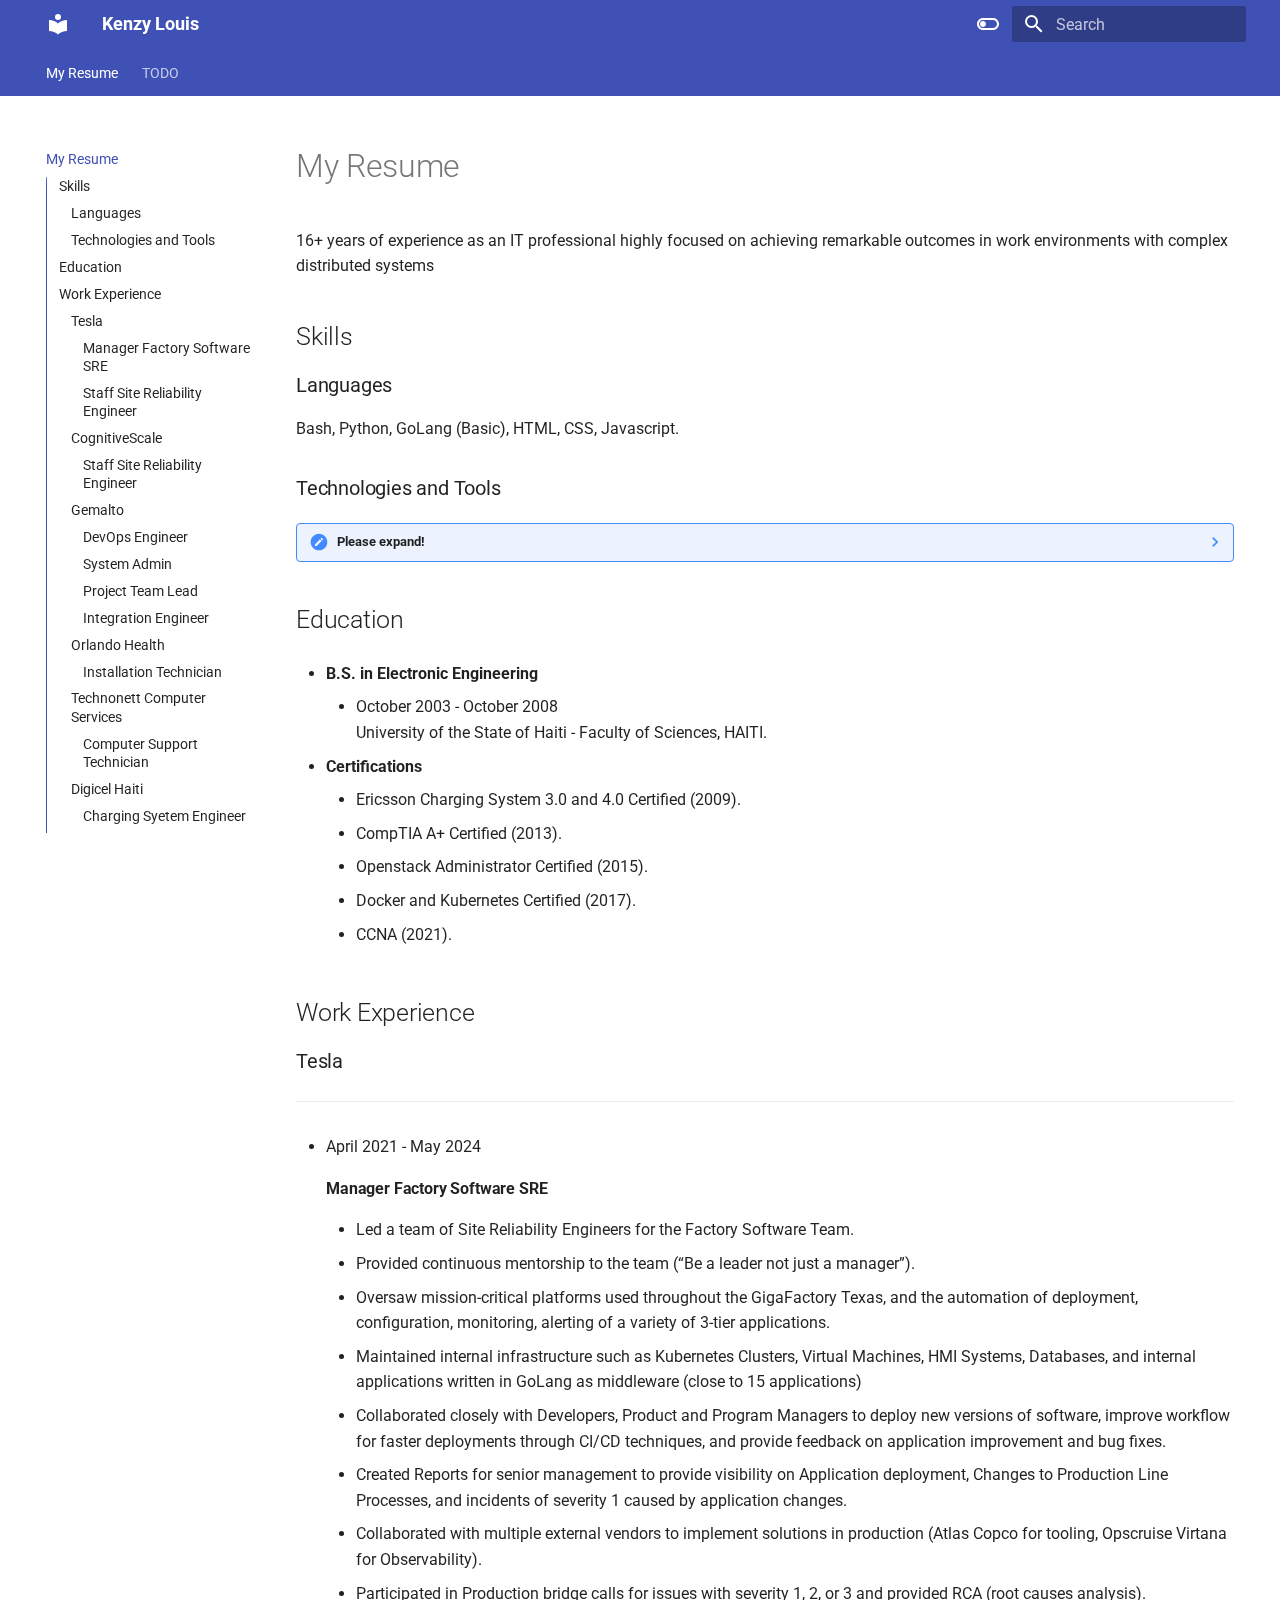
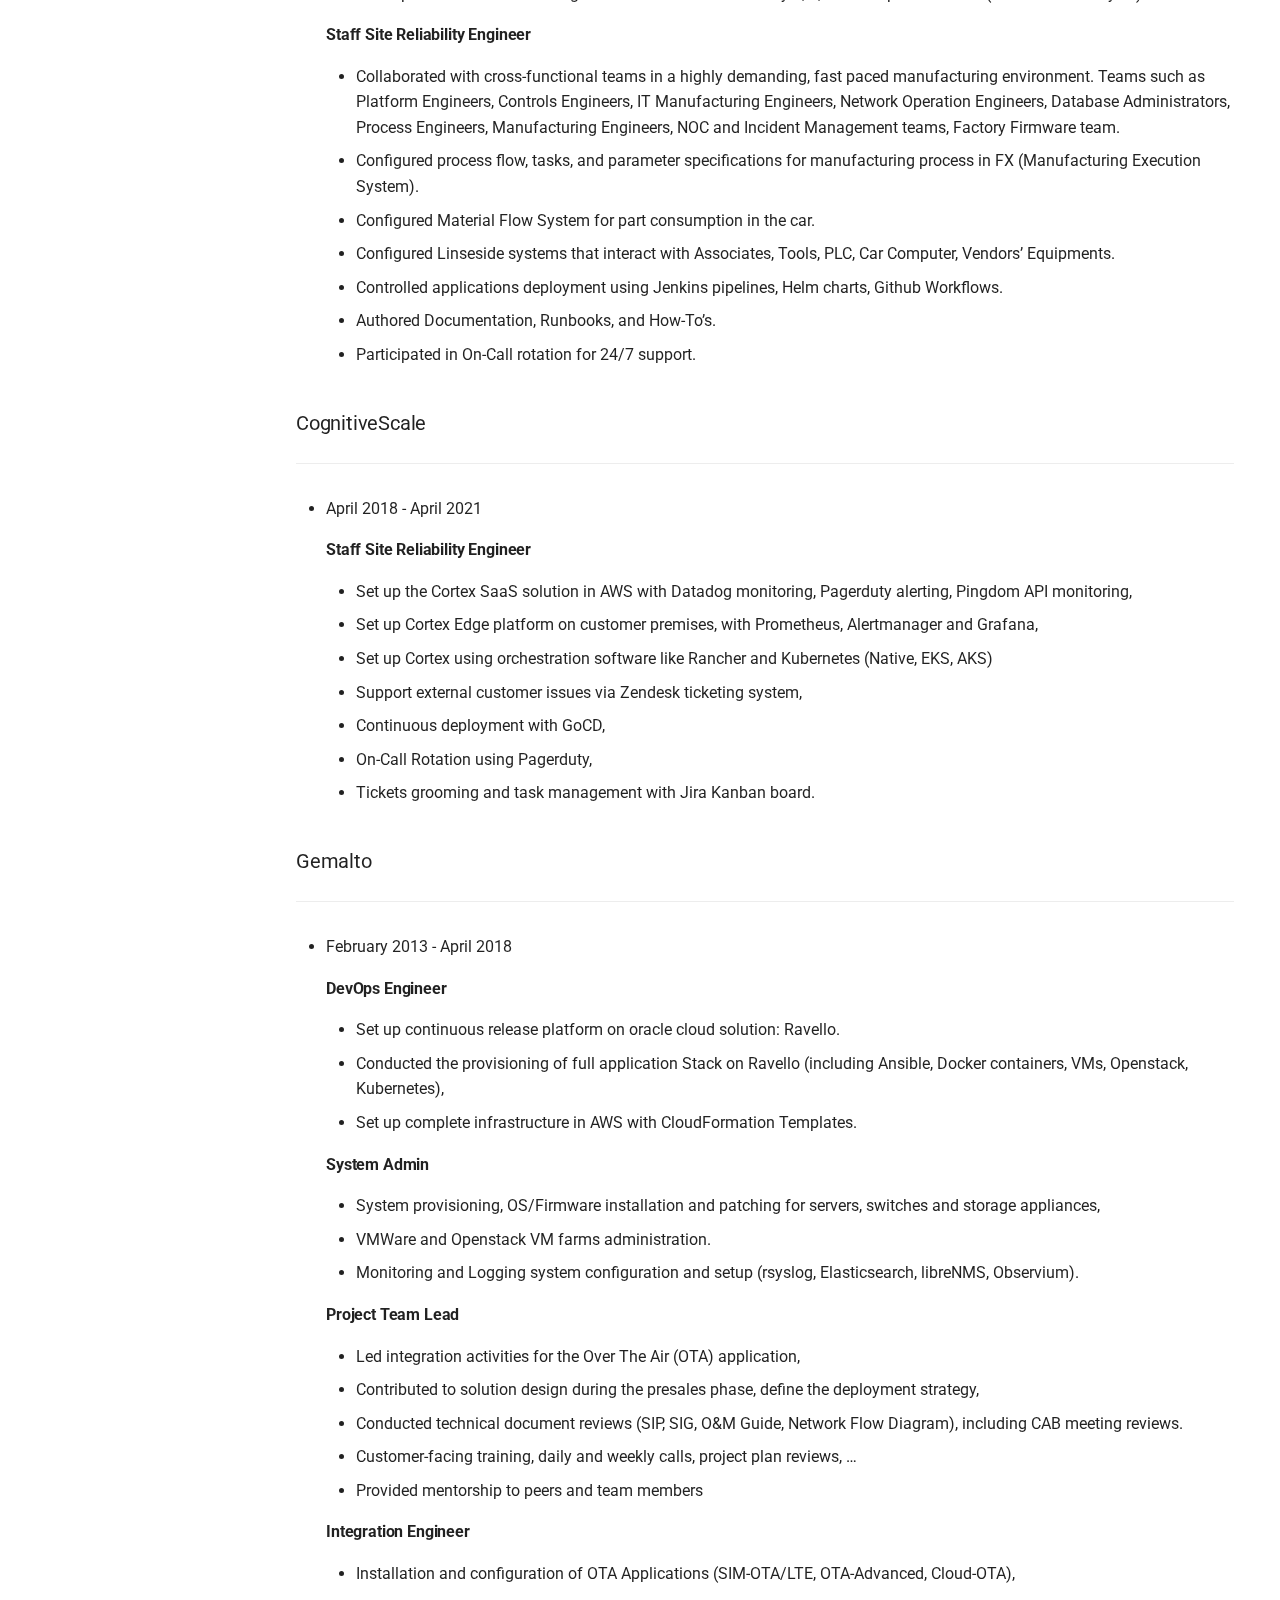
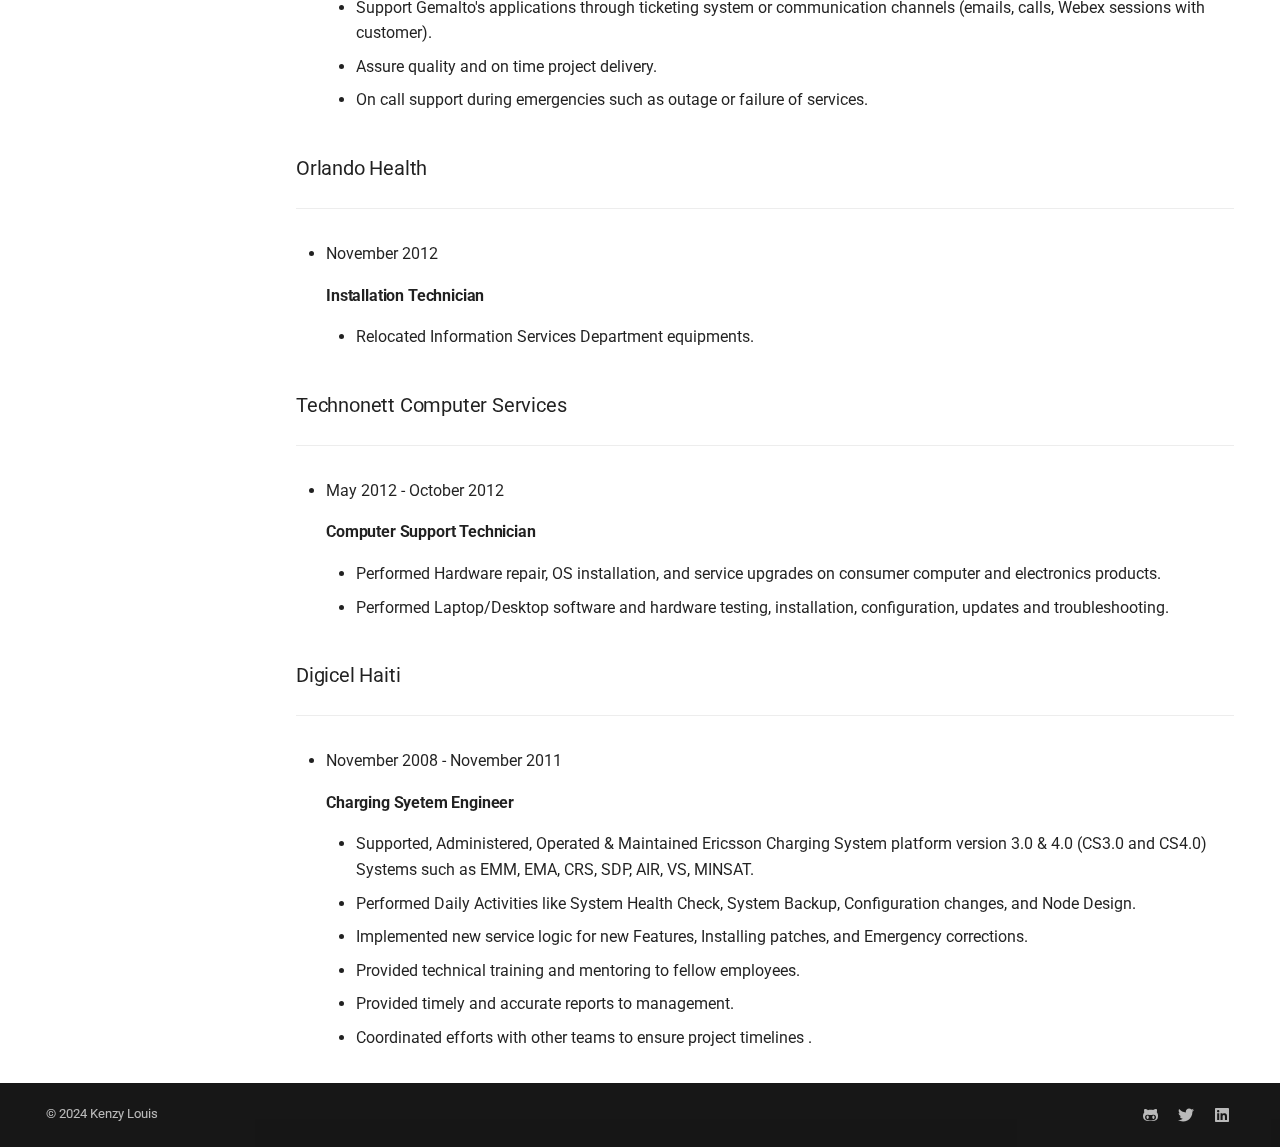
<file: index.html>
<!doctype html>
<html lang="en" class="no-js">
  <head>
    
      <meta charset="utf-8">
      <meta name="viewport" content="width=device-width,initial-scale=1">
      
      
      
      
      
        <link rel="next" href="todo/">
      
      
      <link rel="icon" href="assets/images/favicon.png">
      <meta name="generator" content="mkdocs-1.6.0, mkdocs-material-9.5.25">
    
    
      
        <title>Kenzy Louis</title>
      
    
    
      <link rel="stylesheet" href="assets/stylesheets/main.6543a935.min.css">
      
        
        <link rel="stylesheet" href="assets/stylesheets/palette.06af60db.min.css">
      
      


    
    
      
    
    
      
        
        
        <link rel="preconnect" href="https://fonts.gstatic.com" crossorigin>
        <link rel="stylesheet" href="https://fonts.googleapis.com/css?family=Roboto:300,300i,400,400i,700,700i%7CRoboto+Mono:400,400i,700,700i&display=fallback">
        <style>:root{--md-text-font:"Roboto";--md-code-font:"Roboto Mono"}</style>
      
    
    
    <script>__md_scope=new URL(".",location),__md_hash=e=>[...e].reduce((e,_)=>(e<<5)-e+_.charCodeAt(0),0),__md_get=(e,_=localStorage,t=__md_scope)=>JSON.parse(_.getItem(t.pathname+"."+e)),__md_set=(e,_,t=localStorage,a=__md_scope)=>{try{t.setItem(a.pathname+"."+e,JSON.stringify(_))}catch(e){}}</script>
    
      

    
    
    
  </head>
  
  
    
    
      
    
    
    
    
    <body dir="ltr" data-md-color-scheme="default" data-md-color-primary="indigo" data-md-color-accent="purple">
  
    
    <input class="md-toggle" data-md-toggle="drawer" type="checkbox" id="__drawer" autocomplete="off">
    <input class="md-toggle" data-md-toggle="search" type="checkbox" id="__search" autocomplete="off">
    <label class="md-overlay" for="__drawer"></label>
    <div data-md-component="skip">
      
        
        <a href="#my-resume" class="md-skip">
          Skip to content
        </a>
      
    </div>
    <div data-md-component="announce">
      
    </div>
    
    
      

<header class="md-header" data-md-component="header">
  <nav class="md-header__inner md-grid" aria-label="Header">
    <a href="." title="Kenzy Louis" class="md-header__button md-logo" aria-label="Kenzy Louis" data-md-component="logo">
      
  
  <svg xmlns="http://www.w3.org/2000/svg" viewBox="0 0 24 24"><path d="M12 8a3 3 0 0 0 3-3 3 3 0 0 0-3-3 3 3 0 0 0-3 3 3 3 0 0 0 3 3m0 3.54C9.64 9.35 6.5 8 3 8v11c3.5 0 6.64 1.35 9 3.54 2.36-2.19 5.5-3.54 9-3.54V8c-3.5 0-6.64 1.35-9 3.54Z"/></svg>

    </a>
    <label class="md-header__button md-icon" for="__drawer">
      
      <svg xmlns="http://www.w3.org/2000/svg" viewBox="0 0 24 24"><path d="M3 6h18v2H3V6m0 5h18v2H3v-2m0 5h18v2H3v-2Z"/></svg>
    </label>
    <div class="md-header__title" data-md-component="header-title">
      <div class="md-header__ellipsis">
        <div class="md-header__topic">
          <span class="md-ellipsis">
            Kenzy Louis
          </span>
        </div>
        <div class="md-header__topic" data-md-component="header-topic">
          <span class="md-ellipsis">
            
              My Resume
            
          </span>
        </div>
      </div>
    </div>
    
      
        <form class="md-header__option" data-md-component="palette">
  
    
    
    
    <input class="md-option" data-md-color-media="" data-md-color-scheme="default" data-md-color-primary="indigo" data-md-color-accent="purple"  aria-label="Switch to dark mode"  type="radio" name="__palette" id="__palette_0">
    
      <label class="md-header__button md-icon" title="Switch to dark mode" for="__palette_1" hidden>
        <svg xmlns="http://www.w3.org/2000/svg" viewBox="0 0 24 24"><path d="M17 6H7c-3.31 0-6 2.69-6 6s2.69 6 6 6h10c3.31 0 6-2.69 6-6s-2.69-6-6-6zm0 10H7c-2.21 0-4-1.79-4-4s1.79-4 4-4h10c2.21 0 4 1.79 4 4s-1.79 4-4 4zM7 9c-1.66 0-3 1.34-3 3s1.34 3 3 3 3-1.34 3-3-1.34-3-3-3z"/></svg>
      </label>
    
  
    
    
    
    <input class="md-option" data-md-color-media="" data-md-color-scheme="slate" data-md-color-primary="blue-grey" data-md-color-accent="lime"  aria-label="Switch to light mode"  type="radio" name="__palette" id="__palette_1">
    
      <label class="md-header__button md-icon" title="Switch to light mode" for="__palette_0" hidden>
        <svg xmlns="http://www.w3.org/2000/svg" viewBox="0 0 24 24"><path d="M17 7H7a5 5 0 0 0-5 5 5 5 0 0 0 5 5h10a5 5 0 0 0 5-5 5 5 0 0 0-5-5m0 8a3 3 0 0 1-3-3 3 3 0 0 1 3-3 3 3 0 0 1 3 3 3 3 0 0 1-3 3Z"/></svg>
      </label>
    
  
</form>
      
    
    
      <script>var media,input,key,value,palette=__md_get("__palette");if(palette&&palette.color){"(prefers-color-scheme)"===palette.color.media&&(media=matchMedia("(prefers-color-scheme: light)"),input=document.querySelector(media.matches?"[data-md-color-media='(prefers-color-scheme: light)']":"[data-md-color-media='(prefers-color-scheme: dark)']"),palette.color.media=input.getAttribute("data-md-color-media"),palette.color.scheme=input.getAttribute("data-md-color-scheme"),palette.color.primary=input.getAttribute("data-md-color-primary"),palette.color.accent=input.getAttribute("data-md-color-accent"));for([key,value]of Object.entries(palette.color))document.body.setAttribute("data-md-color-"+key,value)}</script>
    
    
    
      <label class="md-header__button md-icon" for="__search">
        
        <svg xmlns="http://www.w3.org/2000/svg" viewBox="0 0 24 24"><path d="M9.5 3A6.5 6.5 0 0 1 16 9.5c0 1.61-.59 3.09-1.56 4.23l.27.27h.79l5 5-1.5 1.5-5-5v-.79l-.27-.27A6.516 6.516 0 0 1 9.5 16 6.5 6.5 0 0 1 3 9.5 6.5 6.5 0 0 1 9.5 3m0 2C7 5 5 7 5 9.5S7 14 9.5 14 14 12 14 9.5 12 5 9.5 5Z"/></svg>
      </label>
      <div class="md-search" data-md-component="search" role="dialog">
  <label class="md-search__overlay" for="__search"></label>
  <div class="md-search__inner" role="search">
    <form class="md-search__form" name="search">
      <input type="text" class="md-search__input" name="query" aria-label="Search" placeholder="Search" autocapitalize="off" autocorrect="off" autocomplete="off" spellcheck="false" data-md-component="search-query" required>
      <label class="md-search__icon md-icon" for="__search">
        
        <svg xmlns="http://www.w3.org/2000/svg" viewBox="0 0 24 24"><path d="M9.5 3A6.5 6.5 0 0 1 16 9.5c0 1.61-.59 3.09-1.56 4.23l.27.27h.79l5 5-1.5 1.5-5-5v-.79l-.27-.27A6.516 6.516 0 0 1 9.5 16 6.5 6.5 0 0 1 3 9.5 6.5 6.5 0 0 1 9.5 3m0 2C7 5 5 7 5 9.5S7 14 9.5 14 14 12 14 9.5 12 5 9.5 5Z"/></svg>
        
        <svg xmlns="http://www.w3.org/2000/svg" viewBox="0 0 24 24"><path d="M20 11v2H8l5.5 5.5-1.42 1.42L4.16 12l7.92-7.92L13.5 5.5 8 11h12Z"/></svg>
      </label>
      <nav class="md-search__options" aria-label="Search">
        
        <button type="reset" class="md-search__icon md-icon" title="Clear" aria-label="Clear" tabindex="-1">
          
          <svg xmlns="http://www.w3.org/2000/svg" viewBox="0 0 24 24"><path d="M19 6.41 17.59 5 12 10.59 6.41 5 5 6.41 10.59 12 5 17.59 6.41 19 12 13.41 17.59 19 19 17.59 13.41 12 19 6.41Z"/></svg>
        </button>
      </nav>
      
        <div class="md-search__suggest" data-md-component="search-suggest"></div>
      
    </form>
    <div class="md-search__output">
      <div class="md-search__scrollwrap" data-md-scrollfix>
        <div class="md-search-result" data-md-component="search-result">
          <div class="md-search-result__meta">
            Initializing search
          </div>
          <ol class="md-search-result__list" role="presentation"></ol>
        </div>
      </div>
    </div>
  </div>
</div>
    
    
  </nav>
  
</header>
    
    <div class="md-container" data-md-component="container">
      
      
        
          
            
<nav class="md-tabs" aria-label="Tabs" data-md-component="tabs">
  <div class="md-grid">
    <ul class="md-tabs__list">
      
        
  
  
    
  
  
    <li class="md-tabs__item md-tabs__item--active">
      <a href="." class="md-tabs__link">
        
  
    
  
  My Resume

      </a>
    </li>
  

      
        
  
  
  
    <li class="md-tabs__item">
      <a href="todo/" class="md-tabs__link">
        
  
    
  
  TODO

      </a>
    </li>
  

      
    </ul>
  </div>
</nav>
          
        
      
      <main class="md-main" data-md-component="main">
        <div class="md-main__inner md-grid">
          
            
              
              <div class="md-sidebar md-sidebar--primary" data-md-component="sidebar" data-md-type="navigation" >
                <div class="md-sidebar__scrollwrap">
                  <div class="md-sidebar__inner">
                    


  


  

<nav class="md-nav md-nav--primary md-nav--lifted md-nav--integrated" aria-label="Navigation" data-md-level="0">
  <label class="md-nav__title" for="__drawer">
    <a href="." title="Kenzy Louis" class="md-nav__button md-logo" aria-label="Kenzy Louis" data-md-component="logo">
      
  
  <svg xmlns="http://www.w3.org/2000/svg" viewBox="0 0 24 24"><path d="M12 8a3 3 0 0 0 3-3 3 3 0 0 0-3-3 3 3 0 0 0-3 3 3 3 0 0 0 3 3m0 3.54C9.64 9.35 6.5 8 3 8v11c3.5 0 6.64 1.35 9 3.54 2.36-2.19 5.5-3.54 9-3.54V8c-3.5 0-6.64 1.35-9 3.54Z"/></svg>

    </a>
    Kenzy Louis
  </label>
  
  <ul class="md-nav__list" data-md-scrollfix>
    
      
      
  
  
    
  
  
  
    <li class="md-nav__item md-nav__item--active">
      
      <input class="md-nav__toggle md-toggle" type="checkbox" id="__toc">
      
      
        
      
      
        <label class="md-nav__link md-nav__link--active" for="__toc">
          
  
  <span class="md-ellipsis">
    My Resume
  </span>
  

          <span class="md-nav__icon md-icon"></span>
        </label>
      
      <a href="." class="md-nav__link md-nav__link--active">
        
  
  <span class="md-ellipsis">
    My Resume
  </span>
  

      </a>
      
        

<nav class="md-nav md-nav--secondary" aria-label="Table of contents">
  
  
  
    
  
  
    <label class="md-nav__title" for="__toc">
      <span class="md-nav__icon md-icon"></span>
      Table of contents
    </label>
    <ul class="md-nav__list" data-md-component="toc" data-md-scrollfix>
      
        <li class="md-nav__item">
  <a href="#skills" class="md-nav__link">
    <span class="md-ellipsis">
      Skills
    </span>
  </a>
  
    <nav class="md-nav" aria-label="Skills">
      <ul class="md-nav__list">
        
          <li class="md-nav__item">
  <a href="#languages" class="md-nav__link">
    <span class="md-ellipsis">
      Languages
    </span>
  </a>
  
</li>
        
          <li class="md-nav__item">
  <a href="#technologies-and-tools" class="md-nav__link">
    <span class="md-ellipsis">
      Technologies and Tools
    </span>
  </a>
  
</li>
        
      </ul>
    </nav>
  
</li>
      
        <li class="md-nav__item">
  <a href="#education" class="md-nav__link">
    <span class="md-ellipsis">
      Education
    </span>
  </a>
  
</li>
      
        <li class="md-nav__item">
  <a href="#work-experience" class="md-nav__link">
    <span class="md-ellipsis">
      Work Experience
    </span>
  </a>
  
    <nav class="md-nav" aria-label="Work Experience">
      <ul class="md-nav__list">
        
          <li class="md-nav__item">
  <a href="#tesla" class="md-nav__link">
    <span class="md-ellipsis">
      Tesla
    </span>
  </a>
  
    <nav class="md-nav" aria-label="Tesla">
      <ul class="md-nav__list">
        
          <li class="md-nav__item">
  <a href="#manager-factory-software-sre" class="md-nav__link">
    <span class="md-ellipsis">
      Manager Factory Software SRE
    </span>
  </a>
  
</li>
        
          <li class="md-nav__item">
  <a href="#staff-site-reliability-engineer" class="md-nav__link">
    <span class="md-ellipsis">
      Staff Site Reliability Engineer
    </span>
  </a>
  
</li>
        
      </ul>
    </nav>
  
</li>
        
          <li class="md-nav__item">
  <a href="#cognitivescale" class="md-nav__link">
    <span class="md-ellipsis">
      CognitiveScale
    </span>
  </a>
  
    <nav class="md-nav" aria-label="CognitiveScale">
      <ul class="md-nav__list">
        
          <li class="md-nav__item">
  <a href="#staff-site-reliability-engineer_1" class="md-nav__link">
    <span class="md-ellipsis">
      Staff Site Reliability Engineer
    </span>
  </a>
  
</li>
        
      </ul>
    </nav>
  
</li>
        
          <li class="md-nav__item">
  <a href="#gemalto" class="md-nav__link">
    <span class="md-ellipsis">
      Gemalto
    </span>
  </a>
  
    <nav class="md-nav" aria-label="Gemalto">
      <ul class="md-nav__list">
        
          <li class="md-nav__item">
  <a href="#devops-engineer" class="md-nav__link">
    <span class="md-ellipsis">
      DevOps Engineer
    </span>
  </a>
  
</li>
        
          <li class="md-nav__item">
  <a href="#system-admin" class="md-nav__link">
    <span class="md-ellipsis">
      System Admin
    </span>
  </a>
  
</li>
        
          <li class="md-nav__item">
  <a href="#project-team-lead" class="md-nav__link">
    <span class="md-ellipsis">
      Project Team Lead
    </span>
  </a>
  
</li>
        
          <li class="md-nav__item">
  <a href="#integration-engineer" class="md-nav__link">
    <span class="md-ellipsis">
      Integration Engineer
    </span>
  </a>
  
</li>
        
      </ul>
    </nav>
  
</li>
        
          <li class="md-nav__item">
  <a href="#orlando-health" class="md-nav__link">
    <span class="md-ellipsis">
      Orlando Health
    </span>
  </a>
  
    <nav class="md-nav" aria-label="Orlando Health">
      <ul class="md-nav__list">
        
          <li class="md-nav__item">
  <a href="#installation-technician" class="md-nav__link">
    <span class="md-ellipsis">
      Installation Technician
    </span>
  </a>
  
</li>
        
      </ul>
    </nav>
  
</li>
        
          <li class="md-nav__item">
  <a href="#technonett-computer-services" class="md-nav__link">
    <span class="md-ellipsis">
      Technonett Computer Services
    </span>
  </a>
  
    <nav class="md-nav" aria-label="Technonett Computer Services">
      <ul class="md-nav__list">
        
          <li class="md-nav__item">
  <a href="#computer-support-technician" class="md-nav__link">
    <span class="md-ellipsis">
      Computer Support Technician
    </span>
  </a>
  
</li>
        
      </ul>
    </nav>
  
</li>
        
          <li class="md-nav__item">
  <a href="#digicel-haiti" class="md-nav__link">
    <span class="md-ellipsis">
      Digicel Haiti
    </span>
  </a>
  
    <nav class="md-nav" aria-label="Digicel Haiti">
      <ul class="md-nav__list">
        
          <li class="md-nav__item">
  <a href="#charging-syetem-engineer" class="md-nav__link">
    <span class="md-ellipsis">
      Charging Syetem Engineer
    </span>
  </a>
  
</li>
        
      </ul>
    </nav>
  
</li>
        
      </ul>
    </nav>
  
</li>
      
    </ul>
  
</nav>
      
    </li>
  

    
      
      
  
  
  
  
    <li class="md-nav__item">
      <a href="todo/" class="md-nav__link">
        
  
  <span class="md-ellipsis">
    TODO
  </span>
  

      </a>
    </li>
  

    
  </ul>
</nav>
                  </div>
                </div>
              </div>
            
            
          
          
            <div class="md-content" data-md-component="content">
              <article class="md-content__inner md-typeset">
                
                  


<h1 id="my-resume">My Resume</h1>
<p>16+ years of experience as an IT professional highly focused on achieving remarkable outcomes in work environments with complex distributed systems</p>
<h2 id="skills">Skills</h2>
<h3 id="languages">Languages</h3>
<p>Bash, Python, GoLang (Basic), HTML, CSS, Javascript.</p>
<h3 id="technologies-and-tools">Technologies and Tools</h3>
<details class="note">
<summary>Please expand!</summary>
<ul>
<li><strong><code>OS</code></strong> : Linux/Unix, Windows.</li>
<li><strong><code>Networking</code></strong> : TCP/IP, UDP, SMTP, DNS, ...</li>
<li><strong><code>Infra As Code</code></strong>: Ansible, Terraform, Cloud Formation.</li>
<li><strong><code>CI/CD</code></strong>: Jenkins, ArgoCD, GoCD, GitOps (Github Workflows).</li>
<li><strong><code>SCM</code></strong>: Github, Bitbucket.</li>
<li><strong><code>Virtualization</code></strong>: Openstack, VMWare, KVM.</li>
<li><strong><code>Cloud</code></strong>: AWS, Azure, GCP.</li>
<li><strong><code>Containerization</code></strong>: Docker, Kubernetes, Rancher, EKS, AKS, Openshift.</li>
<li><strong><code>Package Management</code></strong>: APT, Yum, Helm.</li>
<li><strong><code>Relational Databases</code></strong>: MySQL, PostgreSQL.</li>
<li><strong><code>NoSQL DBs</code></strong>: MongoDB, FoundationDB, Redis.</li>
<li><strong><code>Time Series Databases</code></strong>: InfluxDB.</li>
<li><strong><code>Queue Messaging</code></strong>: Kafka, RabbitMQ, NATS.</li>
<li><strong><code>Service Discovery</code></strong>: Consul.</li>
<li><strong><code>Logs</code></strong>: Elasticsearch, Splunk, Sumologic.</li>
<li><strong><code>Monitoring</code></strong>: Prometheus, Grafana, Datadog, TICG.</li>
<li><strong><code>Alerting</code></strong>: Pingdom, Opsgenie, Pagerduty.</li>
<li><strong><code>Observability</code></strong>: Grafana Tempo.</li>
<li><strong><code>Messaging Apps</code></strong>: Slack, Mattermost, Teams.</li>
<li><strong><code>Project Management Tools</code></strong>: Jira, Confluence.</li>
</ul>
</details>
<h2 id="education">Education</h2>
<ul>
<li>
<p><strong>B.S. in Electronic Engineering</strong>  </p>
<ul>
<li>October 2003 - October 2008<br />
University of the State of Haiti - Faculty of Sciences, HAITI.</li>
</ul>
</li>
<li>
<p><strong>Certifications</strong></p>
<ul>
<li>Ericsson Charging System 3.0 and 4.0 Certified (2009).</li>
<li>CompTIA A+ Certified (2013).</li>
<li>Openstack Administrator Certified (2015). </li>
<li>Docker and Kubernetes Certified (2017).</li>
<li>CCNA (2021).</li>
</ul>
</li>
</ul>
<h2 id="work-experience">Work Experience</h2>
<h3 id="tesla">Tesla</h3>
<hr />
<ul>
<li>
<p>April 2021 - May 2024</p>
<h4 id="manager-factory-software-sre">Manager Factory Software SRE</h4>
<ul>
<li>Led a team of Site Reliability Engineers for the Factory Software Team. </li>
<li>Provided continuous mentorship to the team (“Be a leader not just a manager”).</li>
<li>Oversaw mission-critical platforms used throughout the GigaFactory Texas, and  the automation of deployment, configuration, monitoring, alerting of a variety of 3-tier applications.</li>
<li>Maintained internal infrastructure such as Kubernetes Clusters, Virtual Machines, HMI Systems, Databases, and internal applications written in GoLang as middleware (close to 15 applications)</li>
<li>Collaborated closely with Developers, Product and Program Managers to deploy new versions of software, improve workflow for faster deployments through   CI/CD techniques, and provide feedback on application improvement and bug fixes.</li>
<li>Created Reports for senior management to provide visibility on Application deployment, Changes to Production Line Processes, and incidents of severity 1 caused by application changes.</li>
<li>Collaborated with multiple external vendors to implement solutions in production (Atlas Copco for tooling, Opscruise Virtana for Observability).</li>
<li>Participated in Production bridge calls for issues with severity 1, 2, or 3 and provided RCA (root causes analysis).</li>
</ul>
<h4 id="staff-site-reliability-engineer">Staff Site Reliability Engineer</h4>
<ul>
<li>Collaborated with cross-functional teams in a highly demanding, fast paced manufacturing environment. Teams such as Platform Engineers, Controls Engineers, IT Manufacturing Engineers, Network Operation Engineers, Database Administrators, Process Engineers, Manufacturing Engineers, NOC and Incident Management teams, Factory Firmware team.</li>
<li>Configured process flow, tasks, and parameter specifications for manufacturing process in FX (Manufacturing Execution System).</li>
<li>Configured Material Flow System for part consumption in the car.</li>
<li>Configured Linseside systems that interact with Associates, Tools, PLC, Car Computer, Vendors’ Equipments.</li>
<li>Controlled applications deployment using Jenkins pipelines, Helm charts, Github Workflows.</li>
<li>Authored Documentation, Runbooks, and How-To’s.</li>
<li>Participated in On-Call rotation for 24/7 support.</li>
</ul>
</li>
</ul>
<h3 id="cognitivescale">CognitiveScale</h3>
<hr />
<ul>
<li>
<p>April 2018 - April 2021</p>
<h4 id="staff-site-reliability-engineer_1">Staff Site Reliability Engineer</h4>
<ul>
<li>Set up the Cortex SaaS solution in AWS with Datadog monitoring, Pagerduty alerting, Pingdom API monitoring, </li>
<li>Set up Cortex Edge platform on customer premises, with Prometheus, Alertmanager and Grafana,</li>
<li>Set up Cortex using orchestration software like Rancher and Kubernetes (Native, EKS, AKS)</li>
<li>Support external customer issues via Zendesk ticketing system,</li>
<li>Continuous deployment with GoCD,</li>
<li>On-Call Rotation using Pagerduty,</li>
<li>Tickets grooming and task management with Jira Kanban board.</li>
</ul>
</li>
</ul>
<h3 id="gemalto">Gemalto</h3>
<hr />
<ul>
<li>
<p>February 2013 - April 2018</p>
<h4 id="devops-engineer">DevOps Engineer</h4>
<ul>
<li>Set up continuous release platform on oracle cloud solution: Ravello.</li>
<li>Conducted the provisioning of full application Stack on Ravello (including Ansible, Docker containers, VMs, Openstack, Kubernetes),</li>
<li>Set up complete infrastructure in AWS with CloudFormation Templates.</li>
</ul>
<h4 id="system-admin">System Admin</h4>
<ul>
<li>System provisioning, OS/Firmware installation and patching for servers, switches and storage appliances,</li>
<li>VMWare and Openstack VM farms administration.</li>
<li>Monitoring and Logging system configuration and setup (rsyslog, Elasticsearch, libreNMS, Observium).</li>
</ul>
<h4 id="project-team-lead">Project Team Lead</h4>
<ul>
<li>Led integration activities for the Over The Air (OTA) application,</li>
<li>Contributed to solution design during the presales phase, define the deployment strategy,</li>
<li>Conducted technical document reviews (SIP, SIG, O&amp;M Guide, Network Flow Diagram), including CAB meeting reviews.</li>
<li>Customer-facing training, daily and weekly calls, project plan reviews, …</li>
<li>Provided mentorship to peers and team members</li>
</ul>
<h4 id="integration-engineer">Integration Engineer</h4>
<ul>
<li>Installation and configuration of OTA Applications (SIM-OTA/LTE, OTA-Advanced, Cloud-OTA),</li>
<li>Support Gemalto's applications through ticketing system or communication channels (emails, calls, Webex sessions with customer). </li>
<li>Assure quality and on time project delivery.</li>
<li>On call support during emergencies such as outage or failure of services.</li>
</ul>
</li>
</ul>
<h3 id="orlando-health">Orlando Health</h3>
<hr />
<ul>
<li>
<p>November 2012</p>
<h4 id="installation-technician">Installation Technician</h4>
<ul>
<li>Relocated Information Services Department equipments.</li>
</ul>
</li>
</ul>
<h3 id="technonett-computer-services">Technonett Computer Services</h3>
<hr />
<ul>
<li>
<p>May 2012 - October 2012</p>
<h4 id="computer-support-technician">Computer Support Technician</h4>
<ul>
<li>Performed Hardware repair, OS installation, and service upgrades on consumer computer and electronics products.</li>
<li>Performed Laptop/Desktop software and hardware testing, installation, configuration, updates and troubleshooting.</li>
</ul>
</li>
</ul>
<h3 id="digicel-haiti">Digicel Haiti</h3>
<hr />
<ul>
<li>
<p>November 2008 - November 2011</p>
<h4 id="charging-syetem-engineer">Charging Syetem Engineer</h4>
<ul>
<li>Supported, Administered, Operated &amp; Maintained Ericsson Charging System platform version 3.0 &amp; 4.0 (CS3.0 and CS4.0) Systems such as EMM, EMA, CRS, SDP, AIR, VS, MINSAT.</li>
<li>Performed Daily Activities like System Health Check, System Backup, Configuration changes, and Node Design.</li>
<li>Implemented new service logic for new Features, Installing patches, and Emergency corrections.</li>
<li>Provided technical training and mentoring to fellow employees.</li>
<li>Provided timely and accurate reports to management.</li>
<li>Coordinated efforts with other teams to ensure project timelines .</li>
</ul>
</li>
</ul>












                
              </article>
            </div>
          
          
  <script>var tabs=__md_get("__tabs");if(Array.isArray(tabs))e:for(var set of document.querySelectorAll(".tabbed-set")){var tab,labels=set.querySelector(".tabbed-labels");for(tab of tabs)for(var label of labels.getElementsByTagName("label"))if(label.innerText.trim()===tab){var input=document.getElementById(label.htmlFor);input.checked=!0;continue e}}</script>

<script>var target=document.getElementById(location.hash.slice(1));target&&target.name&&(target.checked=target.name.startsWith("__tabbed_"))</script>
        </div>
        
          <button type="button" class="md-top md-icon" data-md-component="top" hidden>
  
  <svg xmlns="http://www.w3.org/2000/svg" viewBox="0 0 24 24"><path d="M13 20h-2V8l-5.5 5.5-1.42-1.42L12 4.16l7.92 7.92-1.42 1.42L13 8v12Z"/></svg>
  Back to top
</button>
        
      </main>
      
        <footer class="md-footer">
  
  <div class="md-footer-meta md-typeset">
    <div class="md-footer-meta__inner md-grid">
      <div class="md-copyright">
  
    <div class="md-copyright__highlight">
      &copy; 2024 <a href="https://github.com/kenzylouis" target="_blank">Kenzy Louis</a>
    </div>
  
  
</div>
      
        <div class="md-social">
  
    
    
    
    
      
      
    
    <a href="https://github.com/kenzylouis" target="_blank" rel="noopener" title="github.com" class="md-social__link">
      <svg xmlns="http://www.w3.org/2000/svg" viewBox="0 0 480 512"><!--! Font Awesome Free 6.5.2 by @fontawesome - https://fontawesome.com License - https://fontawesome.com/license/free (Icons: CC BY 4.0, Fonts: SIL OFL 1.1, Code: MIT License) Copyright 2024 Fonticons, Inc.--><path d="M186.1 328.7c0 20.9-10.9 55.1-36.7 55.1s-36.7-34.2-36.7-55.1 10.9-55.1 36.7-55.1 36.7 34.2 36.7 55.1zM480 278.2c0 31.9-3.2 65.7-17.5 95-37.9 76.6-142.1 74.8-216.7 74.8-75.8 0-186.2 2.7-225.6-74.8-14.6-29-20.2-63.1-20.2-95 0-41.9 13.9-81.5 41.5-113.6-5.2-15.8-7.7-32.4-7.7-48.8 0-21.5 4.9-32.3 14.6-51.8 45.3 0 74.3 9 108.8 36 29-6.9 58.8-10 88.7-10 27 0 54.2 2.9 80.4 9.2 34-26.7 63-35.2 107.8-35.2 9.8 19.5 14.6 30.3 14.6 51.8 0 16.4-2.6 32.7-7.7 48.2 27.5 32.4 39 72.3 39 114.2zm-64.3 50.5c0-43.9-26.7-82.6-73.5-82.6-18.9 0-37 3.4-56 6-14.9 2.3-29.8 3.2-45.1 3.2-15.2 0-30.1-.9-45.1-3.2-18.7-2.6-37-6-56-6-46.8 0-73.5 38.7-73.5 82.6 0 87.8 80.4 101.3 150.4 101.3h48.2c70.3 0 150.6-13.4 150.6-101.3zm-82.6-55.1c-25.8 0-36.7 34.2-36.7 55.1s10.9 55.1 36.7 55.1 36.7-34.2 36.7-55.1-10.9-55.1-36.7-55.1z"/></svg>
    </a>
  
    
    
    
    
      
      
    
    <a href="https://x.com/kenzylouis1" target="_blank" rel="noopener" title="x.com" class="md-social__link">
      <svg xmlns="http://www.w3.org/2000/svg" viewBox="0 0 512 512"><!--! Font Awesome Free 6.5.2 by @fontawesome - https://fontawesome.com License - https://fontawesome.com/license/free (Icons: CC BY 4.0, Fonts: SIL OFL 1.1, Code: MIT License) Copyright 2024 Fonticons, Inc.--><path d="M459.37 151.716c.325 4.548.325 9.097.325 13.645 0 138.72-105.583 298.558-298.558 298.558-59.452 0-114.68-17.219-161.137-47.106 8.447.974 16.568 1.299 25.34 1.299 49.055 0 94.213-16.568 130.274-44.832-46.132-.975-84.792-31.188-98.112-72.772 6.498.974 12.995 1.624 19.818 1.624 9.421 0 18.843-1.3 27.614-3.573-48.081-9.747-84.143-51.98-84.143-102.985v-1.299c13.969 7.797 30.214 12.67 47.431 13.319-28.264-18.843-46.781-51.005-46.781-87.391 0-19.492 5.197-37.36 14.294-52.954 51.655 63.675 129.3 105.258 216.365 109.807-1.624-7.797-2.599-15.918-2.599-24.04 0-57.828 46.782-104.934 104.934-104.934 30.213 0 57.502 12.67 76.67 33.137 23.715-4.548 46.456-13.32 66.599-25.34-7.798 24.366-24.366 44.833-46.132 57.827 21.117-2.273 41.584-8.122 60.426-16.243-14.292 20.791-32.161 39.308-52.628 54.253z"/></svg>
    </a>
  
    
    
    
    
      
      
    
    <a href="https://linkedin.com/in/kenzy-louis-0b643a3a" target="_blank" rel="noopener" title="linkedin.com" class="md-social__link">
      <svg xmlns="http://www.w3.org/2000/svg" viewBox="0 0 448 512"><!--! Font Awesome Free 6.5.2 by @fontawesome - https://fontawesome.com License - https://fontawesome.com/license/free (Icons: CC BY 4.0, Fonts: SIL OFL 1.1, Code: MIT License) Copyright 2024 Fonticons, Inc.--><path d="M416 32H31.9C14.3 32 0 46.5 0 64.3v383.4C0 465.5 14.3 480 31.9 480H416c17.6 0 32-14.5 32-32.3V64.3c0-17.8-14.4-32.3-32-32.3zM135.4 416H69V202.2h66.5V416zm-33.2-243c-21.3 0-38.5-17.3-38.5-38.5S80.9 96 102.2 96c21.2 0 38.5 17.3 38.5 38.5 0 21.3-17.2 38.5-38.5 38.5zm282.1 243h-66.4V312c0-24.8-.5-56.7-34.5-56.7-34.6 0-39.9 27-39.9 54.9V416h-66.4V202.2h63.7v29.2h.9c8.9-16.8 30.6-34.5 62.9-34.5 67.2 0 79.7 44.3 79.7 101.9V416z"/></svg>
    </a>
  
</div>
      
    </div>
  </div>
</footer>
      
    </div>
    <div class="md-dialog" data-md-component="dialog">
      <div class="md-dialog__inner md-typeset"></div>
    </div>
    
    
    <script id="__config" type="application/json">{"base": ".", "features": ["navigation.tabs", "navigation.sections", "toc.integrate", "navigation.top", "search.suggest", "search.highlight", "content.tabs.link", "content.code.annotation", "content.code.copy"], "search": "assets/javascripts/workers/search.b8dbb3d2.min.js", "translations": {"clipboard.copied": "Copied to clipboard", "clipboard.copy": "Copy to clipboard", "search.result.more.one": "1 more on this page", "search.result.more.other": "# more on this page", "search.result.none": "No matching documents", "search.result.one": "1 matching document", "search.result.other": "# matching documents", "search.result.placeholder": "Type to start searching", "search.result.term.missing": "Missing", "select.version": "Select version"}}</script>
    
    
      <script src="assets/javascripts/bundle.081f42fc.min.js"></script>
      
    
  </body>
</html>
</file>
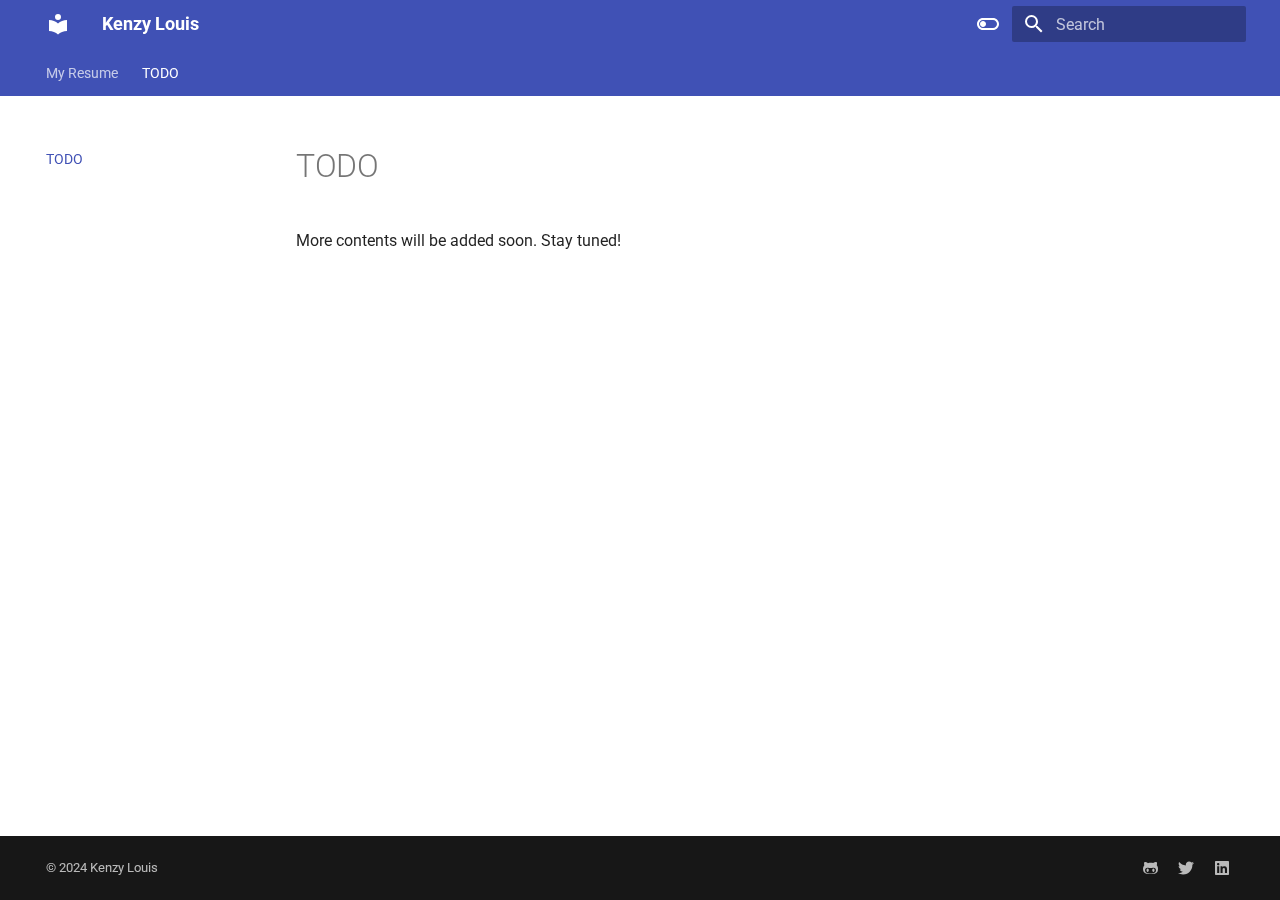
<file: todo/index.html>
<!doctype html>
<html lang="en" class="no-js">
  <head>
    
      <meta charset="utf-8">
      <meta name="viewport" content="width=device-width,initial-scale=1">
      
      
      
      
        <link rel="prev" href="..">
      
      
      
      <link rel="icon" href="../assets/images/favicon.png">
      <meta name="generator" content="mkdocs-1.6.0, mkdocs-material-9.5.25">
    
    
      
        <title>TODO - Kenzy Louis</title>
      
    
    
      <link rel="stylesheet" href="../assets/stylesheets/main.6543a935.min.css">
      
        
        <link rel="stylesheet" href="../assets/stylesheets/palette.06af60db.min.css">
      
      


    
    
      
    
    
      
        
        
        <link rel="preconnect" href="https://fonts.gstatic.com" crossorigin>
        <link rel="stylesheet" href="https://fonts.googleapis.com/css?family=Roboto:300,300i,400,400i,700,700i%7CRoboto+Mono:400,400i,700,700i&display=fallback">
        <style>:root{--md-text-font:"Roboto";--md-code-font:"Roboto Mono"}</style>
      
    
    
    <script>__md_scope=new URL("..",location),__md_hash=e=>[...e].reduce((e,_)=>(e<<5)-e+_.charCodeAt(0),0),__md_get=(e,_=localStorage,t=__md_scope)=>JSON.parse(_.getItem(t.pathname+"."+e)),__md_set=(e,_,t=localStorage,a=__md_scope)=>{try{t.setItem(a.pathname+"."+e,JSON.stringify(_))}catch(e){}}</script>
    
      

    
    
    
  </head>
  
  
    
    
      
    
    
    
    
    <body dir="ltr" data-md-color-scheme="default" data-md-color-primary="indigo" data-md-color-accent="purple">
  
    
    <input class="md-toggle" data-md-toggle="drawer" type="checkbox" id="__drawer" autocomplete="off">
    <input class="md-toggle" data-md-toggle="search" type="checkbox" id="__search" autocomplete="off">
    <label class="md-overlay" for="__drawer"></label>
    <div data-md-component="skip">
      
        
        <a href="#todo" class="md-skip">
          Skip to content
        </a>
      
    </div>
    <div data-md-component="announce">
      
    </div>
    
    
      

<header class="md-header" data-md-component="header">
  <nav class="md-header__inner md-grid" aria-label="Header">
    <a href=".." title="Kenzy Louis" class="md-header__button md-logo" aria-label="Kenzy Louis" data-md-component="logo">
      
  
  <svg xmlns="http://www.w3.org/2000/svg" viewBox="0 0 24 24"><path d="M12 8a3 3 0 0 0 3-3 3 3 0 0 0-3-3 3 3 0 0 0-3 3 3 3 0 0 0 3 3m0 3.54C9.64 9.35 6.5 8 3 8v11c3.5 0 6.64 1.35 9 3.54 2.36-2.19 5.5-3.54 9-3.54V8c-3.5 0-6.64 1.35-9 3.54Z"/></svg>

    </a>
    <label class="md-header__button md-icon" for="__drawer">
      
      <svg xmlns="http://www.w3.org/2000/svg" viewBox="0 0 24 24"><path d="M3 6h18v2H3V6m0 5h18v2H3v-2m0 5h18v2H3v-2Z"/></svg>
    </label>
    <div class="md-header__title" data-md-component="header-title">
      <div class="md-header__ellipsis">
        <div class="md-header__topic">
          <span class="md-ellipsis">
            Kenzy Louis
          </span>
        </div>
        <div class="md-header__topic" data-md-component="header-topic">
          <span class="md-ellipsis">
            
              TODO
            
          </span>
        </div>
      </div>
    </div>
    
      
        <form class="md-header__option" data-md-component="palette">
  
    
    
    
    <input class="md-option" data-md-color-media="" data-md-color-scheme="default" data-md-color-primary="indigo" data-md-color-accent="purple"  aria-label="Switch to dark mode"  type="radio" name="__palette" id="__palette_0">
    
      <label class="md-header__button md-icon" title="Switch to dark mode" for="__palette_1" hidden>
        <svg xmlns="http://www.w3.org/2000/svg" viewBox="0 0 24 24"><path d="M17 6H7c-3.31 0-6 2.69-6 6s2.69 6 6 6h10c3.31 0 6-2.69 6-6s-2.69-6-6-6zm0 10H7c-2.21 0-4-1.79-4-4s1.79-4 4-4h10c2.21 0 4 1.79 4 4s-1.79 4-4 4zM7 9c-1.66 0-3 1.34-3 3s1.34 3 3 3 3-1.34 3-3-1.34-3-3-3z"/></svg>
      </label>
    
  
    
    
    
    <input class="md-option" data-md-color-media="" data-md-color-scheme="slate" data-md-color-primary="blue-grey" data-md-color-accent="lime"  aria-label="Switch to light mode"  type="radio" name="__palette" id="__palette_1">
    
      <label class="md-header__button md-icon" title="Switch to light mode" for="__palette_0" hidden>
        <svg xmlns="http://www.w3.org/2000/svg" viewBox="0 0 24 24"><path d="M17 7H7a5 5 0 0 0-5 5 5 5 0 0 0 5 5h10a5 5 0 0 0 5-5 5 5 0 0 0-5-5m0 8a3 3 0 0 1-3-3 3 3 0 0 1 3-3 3 3 0 0 1 3 3 3 3 0 0 1-3 3Z"/></svg>
      </label>
    
  
</form>
      
    
    
      <script>var media,input,key,value,palette=__md_get("__palette");if(palette&&palette.color){"(prefers-color-scheme)"===palette.color.media&&(media=matchMedia("(prefers-color-scheme: light)"),input=document.querySelector(media.matches?"[data-md-color-media='(prefers-color-scheme: light)']":"[data-md-color-media='(prefers-color-scheme: dark)']"),palette.color.media=input.getAttribute("data-md-color-media"),palette.color.scheme=input.getAttribute("data-md-color-scheme"),palette.color.primary=input.getAttribute("data-md-color-primary"),palette.color.accent=input.getAttribute("data-md-color-accent"));for([key,value]of Object.entries(palette.color))document.body.setAttribute("data-md-color-"+key,value)}</script>
    
    
    
      <label class="md-header__button md-icon" for="__search">
        
        <svg xmlns="http://www.w3.org/2000/svg" viewBox="0 0 24 24"><path d="M9.5 3A6.5 6.5 0 0 1 16 9.5c0 1.61-.59 3.09-1.56 4.23l.27.27h.79l5 5-1.5 1.5-5-5v-.79l-.27-.27A6.516 6.516 0 0 1 9.5 16 6.5 6.5 0 0 1 3 9.5 6.5 6.5 0 0 1 9.5 3m0 2C7 5 5 7 5 9.5S7 14 9.5 14 14 12 14 9.5 12 5 9.5 5Z"/></svg>
      </label>
      <div class="md-search" data-md-component="search" role="dialog">
  <label class="md-search__overlay" for="__search"></label>
  <div class="md-search__inner" role="search">
    <form class="md-search__form" name="search">
      <input type="text" class="md-search__input" name="query" aria-label="Search" placeholder="Search" autocapitalize="off" autocorrect="off" autocomplete="off" spellcheck="false" data-md-component="search-query" required>
      <label class="md-search__icon md-icon" for="__search">
        
        <svg xmlns="http://www.w3.org/2000/svg" viewBox="0 0 24 24"><path d="M9.5 3A6.5 6.5 0 0 1 16 9.5c0 1.61-.59 3.09-1.56 4.23l.27.27h.79l5 5-1.5 1.5-5-5v-.79l-.27-.27A6.516 6.516 0 0 1 9.5 16 6.5 6.5 0 0 1 3 9.5 6.5 6.5 0 0 1 9.5 3m0 2C7 5 5 7 5 9.5S7 14 9.5 14 14 12 14 9.5 12 5 9.5 5Z"/></svg>
        
        <svg xmlns="http://www.w3.org/2000/svg" viewBox="0 0 24 24"><path d="M20 11v2H8l5.5 5.5-1.42 1.42L4.16 12l7.92-7.92L13.5 5.5 8 11h12Z"/></svg>
      </label>
      <nav class="md-search__options" aria-label="Search">
        
        <button type="reset" class="md-search__icon md-icon" title="Clear" aria-label="Clear" tabindex="-1">
          
          <svg xmlns="http://www.w3.org/2000/svg" viewBox="0 0 24 24"><path d="M19 6.41 17.59 5 12 10.59 6.41 5 5 6.41 10.59 12 5 17.59 6.41 19 12 13.41 17.59 19 19 17.59 13.41 12 19 6.41Z"/></svg>
        </button>
      </nav>
      
        <div class="md-search__suggest" data-md-component="search-suggest"></div>
      
    </form>
    <div class="md-search__output">
      <div class="md-search__scrollwrap" data-md-scrollfix>
        <div class="md-search-result" data-md-component="search-result">
          <div class="md-search-result__meta">
            Initializing search
          </div>
          <ol class="md-search-result__list" role="presentation"></ol>
        </div>
      </div>
    </div>
  </div>
</div>
    
    
  </nav>
  
</header>
    
    <div class="md-container" data-md-component="container">
      
      
        
          
            
<nav class="md-tabs" aria-label="Tabs" data-md-component="tabs">
  <div class="md-grid">
    <ul class="md-tabs__list">
      
        
  
  
  
    <li class="md-tabs__item">
      <a href=".." class="md-tabs__link">
        
  
    
  
  My Resume

      </a>
    </li>
  

      
        
  
  
    
  
  
    <li class="md-tabs__item md-tabs__item--active">
      <a href="./" class="md-tabs__link">
        
  
    
  
  TODO

      </a>
    </li>
  

      
    </ul>
  </div>
</nav>
          
        
      
      <main class="md-main" data-md-component="main">
        <div class="md-main__inner md-grid">
          
            
              
              <div class="md-sidebar md-sidebar--primary" data-md-component="sidebar" data-md-type="navigation" >
                <div class="md-sidebar__scrollwrap">
                  <div class="md-sidebar__inner">
                    


  


  

<nav class="md-nav md-nav--primary md-nav--lifted md-nav--integrated" aria-label="Navigation" data-md-level="0">
  <label class="md-nav__title" for="__drawer">
    <a href=".." title="Kenzy Louis" class="md-nav__button md-logo" aria-label="Kenzy Louis" data-md-component="logo">
      
  
  <svg xmlns="http://www.w3.org/2000/svg" viewBox="0 0 24 24"><path d="M12 8a3 3 0 0 0 3-3 3 3 0 0 0-3-3 3 3 0 0 0-3 3 3 3 0 0 0 3 3m0 3.54C9.64 9.35 6.5 8 3 8v11c3.5 0 6.64 1.35 9 3.54 2.36-2.19 5.5-3.54 9-3.54V8c-3.5 0-6.64 1.35-9 3.54Z"/></svg>

    </a>
    Kenzy Louis
  </label>
  
  <ul class="md-nav__list" data-md-scrollfix>
    
      
      
  
  
  
  
    <li class="md-nav__item">
      <a href=".." class="md-nav__link">
        
  
  <span class="md-ellipsis">
    My Resume
  </span>
  

      </a>
    </li>
  

    
      
      
  
  
    
  
  
  
    <li class="md-nav__item md-nav__item--active">
      
      <input class="md-nav__toggle md-toggle" type="checkbox" id="__toc">
      
      
        
      
      
      <a href="./" class="md-nav__link md-nav__link--active">
        
  
  <span class="md-ellipsis">
    TODO
  </span>
  

      </a>
      
    </li>
  

    
  </ul>
</nav>
                  </div>
                </div>
              </div>
            
            
          
          
            <div class="md-content" data-md-component="content">
              <article class="md-content__inner md-typeset">
                
                  


<h1 id="todo">TODO</h1>
<p>More contents will be added soon. Stay tuned!</p>












                
              </article>
            </div>
          
          
  <script>var tabs=__md_get("__tabs");if(Array.isArray(tabs))e:for(var set of document.querySelectorAll(".tabbed-set")){var tab,labels=set.querySelector(".tabbed-labels");for(tab of tabs)for(var label of labels.getElementsByTagName("label"))if(label.innerText.trim()===tab){var input=document.getElementById(label.htmlFor);input.checked=!0;continue e}}</script>

<script>var target=document.getElementById(location.hash.slice(1));target&&target.name&&(target.checked=target.name.startsWith("__tabbed_"))</script>
        </div>
        
          <button type="button" class="md-top md-icon" data-md-component="top" hidden>
  
  <svg xmlns="http://www.w3.org/2000/svg" viewBox="0 0 24 24"><path d="M13 20h-2V8l-5.5 5.5-1.42-1.42L12 4.16l7.92 7.92-1.42 1.42L13 8v12Z"/></svg>
  Back to top
</button>
        
      </main>
      
        <footer class="md-footer">
  
  <div class="md-footer-meta md-typeset">
    <div class="md-footer-meta__inner md-grid">
      <div class="md-copyright">
  
    <div class="md-copyright__highlight">
      &copy; 2024 <a href="https://github.com/kenzylouis" target="_blank">Kenzy Louis</a>
    </div>
  
  
</div>
      
        <div class="md-social">
  
    
    
    
    
      
      
    
    <a href="https://github.com/kenzylouis" target="_blank" rel="noopener" title="github.com" class="md-social__link">
      <svg xmlns="http://www.w3.org/2000/svg" viewBox="0 0 480 512"><!--! Font Awesome Free 6.5.2 by @fontawesome - https://fontawesome.com License - https://fontawesome.com/license/free (Icons: CC BY 4.0, Fonts: SIL OFL 1.1, Code: MIT License) Copyright 2024 Fonticons, Inc.--><path d="M186.1 328.7c0 20.9-10.9 55.1-36.7 55.1s-36.7-34.2-36.7-55.1 10.9-55.1 36.7-55.1 36.7 34.2 36.7 55.1zM480 278.2c0 31.9-3.2 65.7-17.5 95-37.9 76.6-142.1 74.8-216.7 74.8-75.8 0-186.2 2.7-225.6-74.8-14.6-29-20.2-63.1-20.2-95 0-41.9 13.9-81.5 41.5-113.6-5.2-15.8-7.7-32.4-7.7-48.8 0-21.5 4.9-32.3 14.6-51.8 45.3 0 74.3 9 108.8 36 29-6.9 58.8-10 88.7-10 27 0 54.2 2.9 80.4 9.2 34-26.7 63-35.2 107.8-35.2 9.8 19.5 14.6 30.3 14.6 51.8 0 16.4-2.6 32.7-7.7 48.2 27.5 32.4 39 72.3 39 114.2zm-64.3 50.5c0-43.9-26.7-82.6-73.5-82.6-18.9 0-37 3.4-56 6-14.9 2.3-29.8 3.2-45.1 3.2-15.2 0-30.1-.9-45.1-3.2-18.7-2.6-37-6-56-6-46.8 0-73.5 38.7-73.5 82.6 0 87.8 80.4 101.3 150.4 101.3h48.2c70.3 0 150.6-13.4 150.6-101.3zm-82.6-55.1c-25.8 0-36.7 34.2-36.7 55.1s10.9 55.1 36.7 55.1 36.7-34.2 36.7-55.1-10.9-55.1-36.7-55.1z"/></svg>
    </a>
  
    
    
    
    
      
      
    
    <a href="https://x.com/kenzylouis1" target="_blank" rel="noopener" title="x.com" class="md-social__link">
      <svg xmlns="http://www.w3.org/2000/svg" viewBox="0 0 512 512"><!--! Font Awesome Free 6.5.2 by @fontawesome - https://fontawesome.com License - https://fontawesome.com/license/free (Icons: CC BY 4.0, Fonts: SIL OFL 1.1, Code: MIT License) Copyright 2024 Fonticons, Inc.--><path d="M459.37 151.716c.325 4.548.325 9.097.325 13.645 0 138.72-105.583 298.558-298.558 298.558-59.452 0-114.68-17.219-161.137-47.106 8.447.974 16.568 1.299 25.34 1.299 49.055 0 94.213-16.568 130.274-44.832-46.132-.975-84.792-31.188-98.112-72.772 6.498.974 12.995 1.624 19.818 1.624 9.421 0 18.843-1.3 27.614-3.573-48.081-9.747-84.143-51.98-84.143-102.985v-1.299c13.969 7.797 30.214 12.67 47.431 13.319-28.264-18.843-46.781-51.005-46.781-87.391 0-19.492 5.197-37.36 14.294-52.954 51.655 63.675 129.3 105.258 216.365 109.807-1.624-7.797-2.599-15.918-2.599-24.04 0-57.828 46.782-104.934 104.934-104.934 30.213 0 57.502 12.67 76.67 33.137 23.715-4.548 46.456-13.32 66.599-25.34-7.798 24.366-24.366 44.833-46.132 57.827 21.117-2.273 41.584-8.122 60.426-16.243-14.292 20.791-32.161 39.308-52.628 54.253z"/></svg>
    </a>
  
    
    
    
    
      
      
    
    <a href="https://linkedin.com/in/kenzy-louis-0b643a3a" target="_blank" rel="noopener" title="linkedin.com" class="md-social__link">
      <svg xmlns="http://www.w3.org/2000/svg" viewBox="0 0 448 512"><!--! Font Awesome Free 6.5.2 by @fontawesome - https://fontawesome.com License - https://fontawesome.com/license/free (Icons: CC BY 4.0, Fonts: SIL OFL 1.1, Code: MIT License) Copyright 2024 Fonticons, Inc.--><path d="M416 32H31.9C14.3 32 0 46.5 0 64.3v383.4C0 465.5 14.3 480 31.9 480H416c17.6 0 32-14.5 32-32.3V64.3c0-17.8-14.4-32.3-32-32.3zM135.4 416H69V202.2h66.5V416zm-33.2-243c-21.3 0-38.5-17.3-38.5-38.5S80.9 96 102.2 96c21.2 0 38.5 17.3 38.5 38.5 0 21.3-17.2 38.5-38.5 38.5zm282.1 243h-66.4V312c0-24.8-.5-56.7-34.5-56.7-34.6 0-39.9 27-39.9 54.9V416h-66.4V202.2h63.7v29.2h.9c8.9-16.8 30.6-34.5 62.9-34.5 67.2 0 79.7 44.3 79.7 101.9V416z"/></svg>
    </a>
  
</div>
      
    </div>
  </div>
</footer>
      
    </div>
    <div class="md-dialog" data-md-component="dialog">
      <div class="md-dialog__inner md-typeset"></div>
    </div>
    
    
    <script id="__config" type="application/json">{"base": "..", "features": ["navigation.tabs", "navigation.sections", "toc.integrate", "navigation.top", "search.suggest", "search.highlight", "content.tabs.link", "content.code.annotation", "content.code.copy"], "search": "../assets/javascripts/workers/search.b8dbb3d2.min.js", "translations": {"clipboard.copied": "Copied to clipboard", "clipboard.copy": "Copy to clipboard", "search.result.more.one": "1 more on this page", "search.result.more.other": "# more on this page", "search.result.none": "No matching documents", "search.result.one": "1 matching document", "search.result.other": "# matching documents", "search.result.placeholder": "Type to start searching", "search.result.term.missing": "Missing", "select.version": "Select version"}}</script>
    
    
      <script src="../assets/javascripts/bundle.081f42fc.min.js"></script>
      
    
  </body>
</html>
</file>
<file: assets/stylesheets/main.6543a935.min.css>
@charset "UTF-8";html{-webkit-text-size-adjust:none;-moz-text-size-adjust:none;text-size-adjust:none;box-sizing:border-box}*,:after,:before{box-sizing:inherit}@media (prefers-reduced-motion){*,:after,:before{transition:none!important}}body{margin:0}a,button,input,label{-webkit-tap-highlight-color:transparent}a{color:inherit;text-decoration:none}hr{border:0;box-sizing:initial;display:block;height:.05rem;overflow:visible;padding:0}small{font-size:80%}sub,sup{line-height:1em}img{border-style:none}table{border-collapse:initial;border-spacing:0}td,th{font-weight:400;vertical-align:top}button{background:#0000;border:0;font-family:inherit;font-size:inherit;margin:0;padding:0}input{border:0;outline:none}:root{--md-primary-fg-color:#4051b5;--md-primary-fg-color--light:#5d6cc0;--md-primary-fg-color--dark:#303fa1;--md-primary-bg-color:#fff;--md-primary-bg-color--light:#ffffffb3;--md-accent-fg-color:#526cfe;--md-accent-fg-color--transparent:#526cfe1a;--md-accent-bg-color:#fff;--md-accent-bg-color--light:#ffffffb3}[data-md-color-scheme=default]{color-scheme:light}[data-md-color-scheme=default] img[src$="#gh-dark-mode-only"],[data-md-color-scheme=default] img[src$="#only-dark"]{display:none}:root,[data-md-color-scheme=default]{--md-hue:225deg;--md-default-fg-color:#000000de;--md-default-fg-color--light:#0000008a;--md-default-fg-color--lighter:#00000052;--md-default-fg-color--lightest:#00000012;--md-default-bg-color:#fff;--md-default-bg-color--light:#ffffffb3;--md-default-bg-color--lighter:#ffffff4d;--md-default-bg-color--lightest:#ffffff1f;--md-code-fg-color:#36464e;--md-code-bg-color:#f5f5f5;--md-code-hl-color:#4287ff;--md-code-hl-color--light:#4287ff1a;--md-code-hl-number-color:#d52a2a;--md-code-hl-special-color:#db1457;--md-code-hl-function-color:#a846b9;--md-code-hl-constant-color:#6e59d9;--md-code-hl-keyword-color:#3f6ec6;--md-code-hl-string-color:#1c7d4d;--md-code-hl-name-color:var(--md-code-fg-color);--md-code-hl-operator-color:var(--md-default-fg-color--light);--md-code-hl-punctuation-color:var(--md-default-fg-color--light);--md-code-hl-comment-color:var(--md-default-fg-color--light);--md-code-hl-generic-color:var(--md-default-fg-color--light);--md-code-hl-variable-color:var(--md-default-fg-color--light);--md-typeset-color:var(--md-default-fg-color);--md-typeset-a-color:var(--md-primary-fg-color);--md-typeset-del-color:#f5503d26;--md-typeset-ins-color:#0bd57026;--md-typeset-kbd-color:#fafafa;--md-typeset-kbd-accent-color:#fff;--md-typeset-kbd-border-color:#b8b8b8;--md-typeset-mark-color:#ffff0080;--md-typeset-table-color:#0000001f;--md-typeset-table-color--light:rgba(0,0,0,.035);--md-admonition-fg-color:var(--md-default-fg-color);--md-admonition-bg-color:var(--md-default-bg-color);--md-warning-fg-color:#000000de;--md-warning-bg-color:#ff9;--md-footer-fg-color:#fff;--md-footer-fg-color--light:#ffffffb3;--md-footer-fg-color--lighter:#ffffff73;--md-footer-bg-color:#000000de;--md-footer-bg-color--dark:#00000052;--md-shadow-z1:0 0.2rem 0.5rem #0000000d,0 0 0.05rem #0000001a;--md-shadow-z2:0 0.2rem 0.5rem #0000001a,0 0 0.05rem #00000040;--md-shadow-z3:0 0.2rem 0.5rem #0003,0 0 0.05rem #00000059}.md-icon svg{fill:currentcolor;display:block;height:1.2rem;width:1.2rem}body{-webkit-font-smoothing:antialiased;-moz-osx-font-smoothing:grayscale;--md-text-font-family:var(--md-text-font,_),-apple-system,BlinkMacSystemFont,Helvetica,Arial,sans-serif;--md-code-font-family:var(--md-code-font,_),SFMono-Regular,Consolas,Menlo,monospace}aside,body,input{font-feature-settings:"kern","liga";color:var(--md-typeset-color);font-family:var(--md-text-font-family)}code,kbd,pre{font-feature-settings:"kern";font-family:var(--md-code-font-family)}:root{--md-typeset-table-sort-icon:url('data:image/svg+xml;charset=utf-8,<svg xmlns="http://www.w3.org/2000/svg" viewBox="0 0 24 24"><path d="m18 21-4-4h3V7h-3l4-4 4 4h-3v10h3M2 19v-2h10v2M2 13v-2h7v2M2 7V5h4v2H2Z"/></svg>');--md-typeset-table-sort-icon--asc:url('data:image/svg+xml;charset=utf-8,<svg xmlns="http://www.w3.org/2000/svg" viewBox="0 0 24 24"><path d="M19 17h3l-4 4-4-4h3V3h2M2 17h10v2H2M6 5v2H2V5m0 6h7v2H2v-2Z"/></svg>');--md-typeset-table-sort-icon--desc:url('data:image/svg+xml;charset=utf-8,<svg xmlns="http://www.w3.org/2000/svg" viewBox="0 0 24 24"><path d="M19 7h3l-4-4-4 4h3v14h2M2 17h10v2H2M6 5v2H2V5m0 6h7v2H2v-2Z"/></svg>')}.md-typeset{-webkit-print-color-adjust:exact;color-adjust:exact;font-size:.8rem;line-height:1.6}@media print{.md-typeset{font-size:.68rem}}.md-typeset blockquote,.md-typeset dl,.md-typeset figure,.md-typeset ol,.md-typeset pre,.md-typeset ul{margin-bottom:1em;margin-top:1em}.md-typeset h1{color:var(--md-default-fg-color--light);font-size:2em;line-height:1.3;margin:0 0 1.25em}.md-typeset h1,.md-typeset h2{font-weight:300;letter-spacing:-.01em}.md-typeset h2{font-size:1.5625em;line-height:1.4;margin:1.6em 0 .64em}.md-typeset h3{font-size:1.25em;font-weight:400;letter-spacing:-.01em;line-height:1.5;margin:1.6em 0 .8em}.md-typeset h2+h3{margin-top:.8em}.md-typeset h4{font-weight:700;letter-spacing:-.01em;margin:1em 0}.md-typeset h5,.md-typeset h6{color:var(--md-default-fg-color--light);font-size:.8em;font-weight:700;letter-spacing:-.01em;margin:1.25em 0}.md-typeset h5{text-transform:uppercase}.md-typeset hr{border-bottom:.05rem solid var(--md-default-fg-color--lightest);display:flow-root;margin:1.5em 0}.md-typeset a{color:var(--md-typeset-a-color);word-break:break-word}.md-typeset a,.md-typeset a:before{transition:color 125ms}.md-typeset a:focus,.md-typeset a:hover{color:var(--md-accent-fg-color)}.md-typeset a:focus code,.md-typeset a:hover code{background-color:var(--md-accent-fg-color--transparent)}.md-typeset a code{color:currentcolor;transition:background-color 125ms}.md-typeset a.focus-visible{outline-color:var(--md-accent-fg-color);outline-offset:.2rem}.md-typeset code,.md-typeset kbd,.md-typeset pre{color:var(--md-code-fg-color);direction:ltr;font-variant-ligatures:none}@media print{.md-typeset code,.md-typeset kbd,.md-typeset pre{white-space:pre-wrap}}.md-typeset code{background-color:var(--md-code-bg-color);border-radius:.1rem;-webkit-box-decoration-break:clone;box-decoration-break:clone;font-size:.85em;padding:0 .2941176471em;word-break:break-word}.md-typeset code:not(.focus-visible){-webkit-tap-highlight-color:transparent;outline:none}.md-typeset pre{display:flow-root;line-height:1.4;position:relative}.md-typeset pre>code{-webkit-box-decoration-break:slice;box-decoration-break:slice;box-shadow:none;display:block;margin:0;outline-color:var(--md-accent-fg-color);overflow:auto;padding:.7720588235em 1.1764705882em;scrollbar-color:var(--md-default-fg-color--lighter) #0000;scrollbar-width:thin;touch-action:auto;word-break:normal}.md-typeset pre>code:hover{scrollbar-color:var(--md-accent-fg-color) #0000}.md-typeset pre>code::-webkit-scrollbar{height:.2rem;width:.2rem}.md-typeset pre>code::-webkit-scrollbar-thumb{background-color:var(--md-default-fg-color--lighter)}.md-typeset pre>code::-webkit-scrollbar-thumb:hover{background-color:var(--md-accent-fg-color)}.md-typeset kbd{background-color:var(--md-typeset-kbd-color);border-radius:.1rem;box-shadow:0 .1rem 0 .05rem var(--md-typeset-kbd-border-color),0 .1rem 0 var(--md-typeset-kbd-border-color),0 -.1rem .2rem var(--md-typeset-kbd-accent-color) inset;color:var(--md-default-fg-color);display:inline-block;font-size:.75em;padding:0 .6666666667em;vertical-align:text-top;word-break:break-word}.md-typeset mark{background-color:var(--md-typeset-mark-color);-webkit-box-decoration-break:clone;box-decoration-break:clone;color:inherit;word-break:break-word}.md-typeset abbr{border-bottom:.05rem dotted var(--md-default-fg-color--light);cursor:help;text-decoration:none}.md-typeset small{opacity:.75}[dir=ltr] .md-typeset sub,[dir=ltr] .md-typeset sup{margin-left:.078125em}[dir=rtl] .md-typeset sub,[dir=rtl] .md-typeset sup{margin-right:.078125em}[dir=ltr] .md-typeset blockquote{padding-left:.6rem}[dir=rtl] .md-typeset blockquote{padding-right:.6rem}[dir=ltr] .md-typeset blockquote{border-left:.2rem solid var(--md-default-fg-color--lighter)}[dir=rtl] .md-typeset blockquote{border-right:.2rem solid var(--md-default-fg-color--lighter)}.md-typeset blockquote{color:var(--md-default-fg-color--light);margin-left:0;margin-right:0}.md-typeset ul{list-style-type:disc}[dir=ltr] .md-typeset ol,[dir=ltr] .md-typeset ul{margin-left:.625em}[dir=rtl] .md-typeset ol,[dir=rtl] .md-typeset ul{margin-right:.625em}.md-typeset ol,.md-typeset ul{padding:0}.md-typeset ol:not([hidden]),.md-typeset ul:not([hidden]){display:flow-root}.md-typeset ol ol,.md-typeset ul ol{list-style-type:lower-alpha}.md-typeset ol ol ol,.md-typeset ul ol ol{list-style-type:lower-roman}[dir=ltr] .md-typeset ol li,[dir=ltr] .md-typeset ul li{margin-left:1.25em}[dir=rtl] .md-typeset ol li,[dir=rtl] .md-typeset ul li{margin-right:1.25em}.md-typeset ol li,.md-typeset ul li{margin-bottom:.5em}.md-typeset ol li blockquote,.md-typeset ol li p,.md-typeset ul li blockquote,.md-typeset ul li p{margin:.5em 0}.md-typeset ol li:last-child,.md-typeset ul li:last-child{margin-bottom:0}[dir=ltr] .md-typeset ol li ol,[dir=ltr] .md-typeset ol li ul,[dir=ltr] .md-typeset ul li ol,[dir=ltr] .md-typeset ul li ul{margin-left:.625em}[dir=rtl] .md-typeset ol li ol,[dir=rtl] .md-typeset ol li ul,[dir=rtl] .md-typeset ul li ol,[dir=rtl] .md-typeset ul li ul{margin-right:.625em}.md-typeset ol li ol,.md-typeset ol li ul,.md-typeset ul li ol,.md-typeset ul li ul{margin-bottom:.5em;margin-top:.5em}[dir=ltr] .md-typeset dd{margin-left:1.875em}[dir=rtl] .md-typeset dd{margin-right:1.875em}.md-typeset dd{margin-bottom:1.5em;margin-top:1em}.md-typeset img,.md-typeset svg,.md-typeset video{height:auto;max-width:100%}.md-typeset img[align=left]{margin:1em 1em 1em 0}.md-typeset img[align=right]{margin:1em 0 1em 1em}.md-typeset img[align]:only-child{margin-top:0}.md-typeset figure{display:flow-root;margin:1em auto;max-width:100%;text-align:center;width:-moz-fit-content;width:fit-content}.md-typeset figure img{display:block;margin:0 auto}.md-typeset figcaption{font-style:italic;margin:1em auto;max-width:24rem}.md-typeset iframe{max-width:100%}.md-typeset table:not([class]){background-color:var(--md-default-bg-color);border:.05rem solid var(--md-typeset-table-color);border-radius:.1rem;display:inline-block;font-size:.64rem;max-width:100%;overflow:auto;touch-action:auto}@media print{.md-typeset table:not([class]){display:table}}.md-typeset table:not([class])+*{margin-top:1.5em}.md-typeset table:not([class]) td>:first-child,.md-typeset table:not([class]) th>:first-child{margin-top:0}.md-typeset table:not([class]) td>:last-child,.md-typeset table:not([class]) th>:last-child{margin-bottom:0}.md-typeset table:not([class]) td:not([align]),.md-typeset table:not([class]) th:not([align]){text-align:left}[dir=rtl] .md-typeset table:not([class]) td:not([align]),[dir=rtl] .md-typeset table:not([class]) th:not([align]){text-align:right}.md-typeset table:not([class]) th{font-weight:700;min-width:5rem;padding:.9375em 1.25em;vertical-align:top}.md-typeset table:not([class]) td{border-top:.05rem solid var(--md-typeset-table-color);padding:.9375em 1.25em;vertical-align:top}.md-typeset table:not([class]) tbody tr{transition:background-color 125ms}.md-typeset table:not([class]) tbody tr:hover{background-color:var(--md-typeset-table-color--light);box-shadow:0 .05rem 0 var(--md-default-bg-color) inset}.md-typeset table:not([class]) a{word-break:normal}.md-typeset table th[role=columnheader]{cursor:pointer}[dir=ltr] .md-typeset table th[role=columnheader]:after{margin-left:.5em}[dir=rtl] .md-typeset table th[role=columnheader]:after{margin-right:.5em}.md-typeset table th[role=columnheader]:after{content:"";display:inline-block;height:1.2em;-webkit-mask-image:var(--md-typeset-table-sort-icon);mask-image:var(--md-typeset-table-sort-icon);-webkit-mask-repeat:no-repeat;mask-repeat:no-repeat;-webkit-mask-size:contain;mask-size:contain;transition:background-color 125ms;vertical-align:text-bottom;width:1.2em}.md-typeset table th[role=columnheader]:hover:after{background-color:var(--md-default-fg-color--lighter)}.md-typeset table th[role=columnheader][aria-sort=ascending]:after{background-color:var(--md-default-fg-color--light);-webkit-mask-image:var(--md-typeset-table-sort-icon--asc);mask-image:var(--md-typeset-table-sort-icon--asc)}.md-typeset table th[role=columnheader][aria-sort=descending]:after{background-color:var(--md-default-fg-color--light);-webkit-mask-image:var(--md-typeset-table-sort-icon--desc);mask-image:var(--md-typeset-table-sort-icon--desc)}.md-typeset__scrollwrap{margin:1em -.8rem;overflow-x:auto;touch-action:auto}.md-typeset__table{display:inline-block;margin-bottom:.5em;padding:0 .8rem}@media print{.md-typeset__table{display:block}}html .md-typeset__table table{display:table;margin:0;overflow:hidden;width:100%}@media screen and (max-width:44.984375em){.md-content__inner>pre{margin:1em -.8rem}.md-content__inner>pre code{border-radius:0}}.md-typeset .md-author{border-radius:100%;display:block;flex-shrink:0;height:1.6rem;overflow:hidden;position:relative;transition:color 125ms,transform 125ms;width:1.6rem}.md-typeset .md-author img{display:block}.md-typeset .md-author--more{background:var(--md-default-fg-color--lightest);color:var(--md-default-fg-color--lighter);font-size:.6rem;font-weight:700;line-height:1.6rem;text-align:center}.md-typeset .md-author--long{height:2.4rem;width:2.4rem}.md-typeset a.md-author{transform:scale(1)}.md-typeset a.md-author img{border-radius:100%;filter:grayscale(100%) opacity(75%);transition:filter 125ms}.md-typeset a.md-author:focus,.md-typeset a.md-author:hover{transform:scale(1.1);z-index:1}.md-typeset a.md-author:focus img,.md-typeset a.md-author:hover img{filter:grayscale(0)}.md-banner{background-color:var(--md-footer-bg-color);color:var(--md-footer-fg-color);overflow:auto}@media print{.md-banner{display:none}}.md-banner--warning{background-color:var(--md-warning-bg-color);color:var(--md-warning-fg-color)}.md-banner__inner{font-size:.7rem;margin:.6rem auto;padding:0 .8rem}[dir=ltr] .md-banner__button{float:right}[dir=rtl] .md-banner__button{float:left}.md-banner__button{color:inherit;cursor:pointer;transition:opacity .25s}.no-js .md-banner__button{display:none}.md-banner__button:hover{opacity:.7}html{font-size:125%;height:100%;overflow-x:hidden}@media screen and (min-width:100em){html{font-size:137.5%}}@media screen and (min-width:125em){html{font-size:150%}}body{background-color:var(--md-default-bg-color);display:flex;flex-direction:column;font-size:.5rem;min-height:100%;position:relative;width:100%}@media print{body{display:block}}@media screen and (max-width:59.984375em){body[data-md-scrolllock]{position:fixed}}.md-grid{margin-left:auto;margin-right:auto;max-width:61rem}.md-container{display:flex;flex-direction:column;flex-grow:1}@media print{.md-container{display:block}}.md-main{flex-grow:1}.md-main__inner{display:flex;height:100%;margin-top:1.5rem}.md-ellipsis{overflow:hidden;text-overflow:ellipsis}.md-toggle{display:none}.md-option{height:0;opacity:0;position:absolute;width:0}.md-option:checked+label:not([hidden]){display:block}.md-option.focus-visible+label{outline-color:var(--md-accent-fg-color);outline-style:auto}.md-skip{background-color:var(--md-default-fg-color);border-radius:.1rem;color:var(--md-default-bg-color);font-size:.64rem;margin:.5rem;opacity:0;outline-color:var(--md-accent-fg-color);padding:.3rem .5rem;position:fixed;transform:translateY(.4rem);z-index:-1}.md-skip:focus{opacity:1;transform:translateY(0);transition:transform .25s cubic-bezier(.4,0,.2,1),opacity 175ms 75ms;z-index:10}@page{margin:25mm}:root{--md-clipboard-icon:url('data:image/svg+xml;charset=utf-8,<svg xmlns="http://www.w3.org/2000/svg" viewBox="0 0 24 24"><path d="M19 21H8V7h11m0-2H8a2 2 0 0 0-2 2v14a2 2 0 0 0 2 2h11a2 2 0 0 0 2-2V7a2 2 0 0 0-2-2m-3-4H4a2 2 0 0 0-2 2v14h2V3h12V1Z"/></svg>')}.md-clipboard{border-radius:.1rem;color:var(--md-default-fg-color--lightest);cursor:pointer;height:1.5em;outline-color:var(--md-accent-fg-color);outline-offset:.1rem;position:absolute;right:.5em;top:.5em;transition:color .25s;width:1.5em;z-index:1}@media print{.md-clipboard{display:none}}.md-clipboard:not(.focus-visible){-webkit-tap-highlight-color:transparent;outline:none}:hover>.md-clipboard{color:var(--md-default-fg-color--light)}.md-clipboard:focus,.md-clipboard:hover{color:var(--md-accent-fg-color)}.md-clipboard:after{background-color:currentcolor;content:"";display:block;height:1.125em;margin:0 auto;-webkit-mask-image:var(--md-clipboard-icon);mask-image:var(--md-clipboard-icon);-webkit-mask-position:center;mask-position:center;-webkit-mask-repeat:no-repeat;mask-repeat:no-repeat;-webkit-mask-size:contain;mask-size:contain;width:1.125em}.md-clipboard--inline{cursor:pointer}.md-clipboard--inline code{transition:color .25s,background-color .25s}.md-clipboard--inline:focus code,.md-clipboard--inline:hover code{background-color:var(--md-accent-fg-color--transparent);color:var(--md-accent-fg-color)}.md-typeset .md-code__content{display:grid}@keyframes consent{0%{opacity:0;transform:translateY(100%)}to{opacity:1;transform:translateY(0)}}@keyframes overlay{0%{opacity:0}to{opacity:1}}.md-consent__overlay{animation:overlay .25s both;-webkit-backdrop-filter:blur(.1rem);backdrop-filter:blur(.1rem);background-color:#0000008a;height:100%;opacity:1;position:fixed;top:0;width:100%;z-index:5}.md-consent__inner{animation:consent .5s cubic-bezier(.1,.7,.1,1) both;background-color:var(--md-default-bg-color);border:0;border-radius:.1rem;bottom:0;box-shadow:0 0 .2rem #0000001a,0 .2rem .4rem #0003;max-height:100%;overflow:auto;padding:0;position:fixed;width:100%;z-index:5}.md-consent__form{padding:.8rem}.md-consent__settings{display:none;margin:1em 0}input:checked+.md-consent__settings{display:block}.md-consent__controls{margin-bottom:.8rem}.md-typeset .md-consent__controls .md-button{display:inline}@media screen and (max-width:44.984375em){.md-typeset .md-consent__controls .md-button{display:block;margin-top:.4rem;text-align:center;width:100%}}.md-consent label{cursor:pointer}.md-content{flex-grow:1;min-width:0}.md-content__inner{margin:0 .8rem 1.2rem;padding-top:.6rem}@media screen and (min-width:76.25em){[dir=ltr] .md-sidebar--primary:not([hidden])~.md-content>.md-content__inner{margin-left:1.2rem}[dir=ltr] .md-sidebar--secondary:not([hidden])~.md-content>.md-content__inner,[dir=rtl] .md-sidebar--primary:not([hidden])~.md-content>.md-content__inner{margin-right:1.2rem}[dir=rtl] .md-sidebar--secondary:not([hidden])~.md-content>.md-content__inner{margin-left:1.2rem}}.md-content__inner:before{content:"";display:block;height:.4rem}.md-content__inner>:last-child{margin-bottom:0}[dir=ltr] .md-content__button{float:right}[dir=rtl] .md-content__button{float:left}[dir=ltr] .md-content__button{margin-left:.4rem}[dir=rtl] .md-content__button{margin-right:.4rem}.md-content__button{margin:.4rem 0;padding:0}@media print{.md-content__button{display:none}}.md-typeset .md-content__button{color:var(--md-default-fg-color--lighter)}.md-content__button svg{display:inline;vertical-align:top}[dir=rtl] .md-content__button svg{transform:scaleX(-1)}[dir=ltr] .md-dialog{right:.8rem}[dir=rtl] .md-dialog{left:.8rem}.md-dialog{background-color:var(--md-default-fg-color);border-radius:.1rem;bottom:.8rem;box-shadow:var(--md-shadow-z3);min-width:11.1rem;opacity:0;padding:.4rem .6rem;pointer-events:none;position:fixed;transform:translateY(100%);transition:transform 0ms .4s,opacity .4s;z-index:4}@media print{.md-dialog{display:none}}.md-dialog--active{opacity:1;pointer-events:auto;transform:translateY(0);transition:transform .4s cubic-bezier(.075,.85,.175,1),opacity .4s}.md-dialog__inner{color:var(--md-default-bg-color);font-size:.7rem}.md-feedback{margin:2em 0 1em;text-align:center}.md-feedback fieldset{border:none;margin:0;padding:0}.md-feedback__title{font-weight:700;margin:1em auto}.md-feedback__inner{position:relative}.md-feedback__list{display:flex;flex-wrap:wrap;place-content:baseline center;position:relative}.md-feedback__list:hover .md-icon:not(:disabled){color:var(--md-default-fg-color--lighter)}:disabled .md-feedback__list{min-height:1.8rem}.md-feedback__icon{color:var(--md-default-fg-color--light);cursor:pointer;flex-shrink:0;margin:0 .1rem;transition:color 125ms}.md-feedback__icon:not(:disabled).md-icon:hover{color:var(--md-accent-fg-color)}.md-feedback__icon:disabled{color:var(--md-default-fg-color--lightest);pointer-events:none}.md-feedback__note{opacity:0;position:relative;transform:translateY(.4rem);transition:transform .4s cubic-bezier(.1,.7,.1,1),opacity .15s}.md-feedback__note>*{margin:0 auto;max-width:16rem}:disabled .md-feedback__note{opacity:1;transform:translateY(0)}.md-footer{background-color:var(--md-footer-bg-color);color:var(--md-footer-fg-color)}@media print{.md-footer{display:none}}.md-footer__inner{justify-content:space-between;overflow:auto;padding:.2rem}.md-footer__inner:not([hidden]){display:flex}.md-footer__link{align-items:end;display:flex;flex-grow:0.01;margin-bottom:.4rem;margin-top:1rem;max-width:100%;outline-color:var(--md-accent-fg-color);overflow:hidden;transition:opacity .25s}.md-footer__link:focus,.md-footer__link:hover{opacity:.7}[dir=rtl] .md-footer__link svg{transform:scaleX(-1)}@media screen and (max-width:44.984375em){.md-footer__link--prev{flex-shrink:0}.md-footer__link--prev .md-footer__title{display:none}}[dir=ltr] .md-footer__link--next{margin-left:auto}[dir=rtl] .md-footer__link--next{margin-right:auto}.md-footer__link--next{text-align:right}[dir=rtl] .md-footer__link--next{text-align:left}.md-footer__title{flex-grow:1;font-size:.9rem;margin-bottom:.7rem;max-width:calc(100% - 2.4rem);padding:0 1rem;white-space:nowrap}.md-footer__button{margin:.2rem;padding:.4rem}.md-footer__direction{font-size:.64rem;opacity:.7}.md-footer-meta{background-color:var(--md-footer-bg-color--dark)}.md-footer-meta__inner{display:flex;flex-wrap:wrap;justify-content:space-between;padding:.2rem}html .md-footer-meta.md-typeset a{color:var(--md-footer-fg-color--light)}html .md-footer-meta.md-typeset a:focus,html .md-footer-meta.md-typeset a:hover{color:var(--md-footer-fg-color)}.md-copyright{color:var(--md-footer-fg-color--lighter);font-size:.64rem;margin:auto .6rem;padding:.4rem 0;width:100%}@media screen and (min-width:45em){.md-copyright{width:auto}}.md-copyright__highlight{color:var(--md-footer-fg-color--light)}.md-social{display:inline-flex;gap:.2rem;margin:0 .4rem;padding:.2rem 0 .6rem}@media screen and (min-width:45em){.md-social{padding:.6rem 0}}.md-social__link{display:inline-block;height:1.6rem;text-align:center;width:1.6rem}.md-social__link:before{line-height:1.9}.md-social__link svg{fill:currentcolor;max-height:.8rem;vertical-align:-25%}.md-typeset .md-button{border:.1rem solid;border-radius:.1rem;color:var(--md-primary-fg-color);cursor:pointer;display:inline-block;font-weight:700;padding:.625em 2em;transition:color 125ms,background-color 125ms,border-color 125ms}.md-typeset .md-button--primary{background-color:var(--md-primary-fg-color);border-color:var(--md-primary-fg-color);color:var(--md-primary-bg-color)}.md-typeset .md-button:focus,.md-typeset .md-button:hover{background-color:var(--md-accent-fg-color);border-color:var(--md-accent-fg-color);color:var(--md-accent-bg-color)}[dir=ltr] .md-typeset .md-input{border-top-left-radius:.1rem}[dir=ltr] .md-typeset .md-input,[dir=rtl] .md-typeset .md-input{border-top-right-radius:.1rem}[dir=rtl] .md-typeset .md-input{border-top-left-radius:.1rem}.md-typeset .md-input{border-bottom:.1rem solid var(--md-default-fg-color--lighter);box-shadow:var(--md-shadow-z1);font-size:.8rem;height:1.8rem;padding:0 .6rem;transition:border .25s,box-shadow .25s}.md-typeset .md-input:focus,.md-typeset .md-input:hover{border-bottom-color:var(--md-accent-fg-color);box-shadow:var(--md-shadow-z2)}.md-typeset .md-input--stretch{width:100%}.md-header{background-color:var(--md-primary-fg-color);box-shadow:0 0 .2rem #0000,0 .2rem .4rem #0000;color:var(--md-primary-bg-color);display:block;left:0;position:sticky;right:0;top:0;z-index:4}@media print{.md-header{display:none}}.md-header[hidden]{transform:translateY(-100%);transition:transform .25s cubic-bezier(.8,0,.6,1),box-shadow .25s}.md-header--shadow{box-shadow:0 0 .2rem #0000001a,0 .2rem .4rem #0003;transition:transform .25s cubic-bezier(.1,.7,.1,1),box-shadow .25s}.md-header__inner{align-items:center;display:flex;padding:0 .2rem}.md-header__button{color:currentcolor;cursor:pointer;margin:.2rem;outline-color:var(--md-accent-fg-color);padding:.4rem;position:relative;transition:opacity .25s;vertical-align:middle;z-index:1}.md-header__button:hover{opacity:.7}.md-header__button:not([hidden]){display:inline-block}.md-header__button:not(.focus-visible){-webkit-tap-highlight-color:transparent;outline:none}.md-header__button.md-logo{margin:.2rem;padding:.4rem}@media screen and (max-width:76.234375em){.md-header__button.md-logo{display:none}}.md-header__button.md-logo img,.md-header__button.md-logo svg{fill:currentcolor;display:block;height:1.2rem;width:auto}@media screen and (min-width:60em){.md-header__button[for=__search]{display:none}}.no-js .md-header__button[for=__search]{display:none}[dir=rtl] .md-header__button[for=__search] svg{transform:scaleX(-1)}@media screen and (min-width:76.25em){.md-header__button[for=__drawer]{display:none}}.md-header__topic{display:flex;max-width:100%;position:absolute;transition:transform .4s cubic-bezier(.1,.7,.1,1),opacity .15s;white-space:nowrap}.md-header__topic+.md-header__topic{opacity:0;pointer-events:none;transform:translateX(1.25rem);transition:transform .4s cubic-bezier(1,.7,.1,.1),opacity .15s;z-index:-1}[dir=rtl] .md-header__topic+.md-header__topic{transform:translateX(-1.25rem)}.md-header__topic:first-child{font-weight:700}[dir=ltr] .md-header__title{margin-left:1rem;margin-right:.4rem}[dir=rtl] .md-header__title{margin-left:.4rem;margin-right:1rem}.md-header__title{flex-grow:1;font-size:.9rem;height:2.4rem;line-height:2.4rem}.md-header__title--active .md-header__topic{opacity:0;pointer-events:none;transform:translateX(-1.25rem);transition:transform .4s cubic-bezier(1,.7,.1,.1),opacity .15s;z-index:-1}[dir=rtl] .md-header__title--active .md-header__topic{transform:translateX(1.25rem)}.md-header__title--active .md-header__topic+.md-header__topic{opacity:1;pointer-events:auto;transform:translateX(0);transition:transform .4s cubic-bezier(.1,.7,.1,1),opacity .15s;z-index:0}.md-header__title>.md-header__ellipsis{height:100%;position:relative;width:100%}.md-header__option{display:flex;flex-shrink:0;max-width:100%;transition:max-width 0ms .25s,opacity .25s .25s;white-space:nowrap}[data-md-toggle=search]:checked~.md-header .md-header__option{max-width:0;opacity:0;transition:max-width 0ms,opacity 0ms}.md-header__option>input{bottom:0}.md-header__source{display:none}@media screen and (min-width:60em){[dir=ltr] .md-header__source{margin-left:1rem}[dir=rtl] .md-header__source{margin-right:1rem}.md-header__source{display:block;max-width:11.7rem;width:11.7rem}}@media screen and (min-width:76.25em){[dir=ltr] .md-header__source{margin-left:1.4rem}[dir=rtl] .md-header__source{margin-right:1.4rem}}.md-meta{color:var(--md-default-fg-color--light);font-size:.7rem;line-height:1.3}.md-meta__list{display:inline-flex;flex-wrap:wrap;list-style:none;margin:0;padding:0}.md-meta__item:not(:last-child):after{content:"·";margin-left:.2rem;margin-right:.2rem}.md-meta__link{color:var(--md-typeset-a-color)}.md-meta__link:focus,.md-meta__link:hover{color:var(--md-accent-fg-color)}.md-draft{background-color:#ff1744;border-radius:.125em;color:#fff;display:inline-block;font-weight:700;padding-left:.5714285714em;padding-right:.5714285714em}:root{--md-nav-icon--prev:url('data:image/svg+xml;charset=utf-8,<svg xmlns="http://www.w3.org/2000/svg" viewBox="0 0 24 24"><path d="M20 11v2H8l5.5 5.5-1.42 1.42L4.16 12l7.92-7.92L13.5 5.5 8 11h12Z"/></svg>');--md-nav-icon--next:url('data:image/svg+xml;charset=utf-8,<svg xmlns="http://www.w3.org/2000/svg" viewBox="0 0 24 24"><path d="M8.59 16.58 13.17 12 8.59 7.41 10 6l6 6-6 6-1.41-1.42Z"/></svg>');--md-toc-icon:url('data:image/svg+xml;charset=utf-8,<svg xmlns="http://www.w3.org/2000/svg" viewBox="0 0 24 24"><path d="M3 9h14V7H3v2m0 4h14v-2H3v2m0 4h14v-2H3v2m16 0h2v-2h-2v2m0-10v2h2V7h-2m0 6h2v-2h-2v2Z"/></svg>')}.md-nav{font-size:.7rem;line-height:1.3}.md-nav__title{color:var(--md-default-fg-color--light);display:block;font-weight:700;overflow:hidden;padding:0 .6rem;text-overflow:ellipsis}.md-nav__title .md-nav__button{display:none}.md-nav__title .md-nav__button img{height:100%;width:auto}.md-nav__title .md-nav__button.md-logo img,.md-nav__title .md-nav__button.md-logo svg{fill:currentcolor;display:block;height:2.4rem;max-width:100%;object-fit:contain;width:auto}.md-nav__list{list-style:none;margin:0;padding:0}.md-nav__link{align-items:flex-start;display:flex;gap:.4rem;margin-top:.625em;scroll-snap-align:start;transition:color 125ms}.md-nav__link--passed{color:var(--md-default-fg-color--light)}.md-nav__item .md-nav__link--active,.md-nav__item .md-nav__link--active code{color:var(--md-typeset-a-color)}.md-nav__link .md-ellipsis{position:relative}[dir=ltr] .md-nav__link .md-icon:last-child{margin-left:auto}[dir=rtl] .md-nav__link .md-icon:last-child{margin-right:auto}.md-nav__link svg{fill:currentcolor;flex-shrink:0;height:1.3em}.md-nav__link[for]:focus,.md-nav__link[for]:hover,.md-nav__link[href]:focus,.md-nav__link[href]:hover{color:var(--md-accent-fg-color);cursor:pointer}.md-nav__link.focus-visible{outline-color:var(--md-accent-fg-color);outline-offset:.2rem}.md-nav--primary .md-nav__link[for=__toc]{display:none}.md-nav--primary .md-nav__link[for=__toc] .md-icon:after{background-color:currentcolor;display:block;height:100%;-webkit-mask-image:var(--md-toc-icon);mask-image:var(--md-toc-icon);width:100%}.md-nav--primary .md-nav__link[for=__toc]~.md-nav{display:none}.md-nav__container>.md-nav__link{margin-top:0}.md-nav__container>.md-nav__link:first-child{flex-grow:1;min-width:0}.md-nav__icon{flex-shrink:0}.md-nav__source{display:none}@media screen and (max-width:76.234375em){.md-nav--primary,.md-nav--primary .md-nav{background-color:var(--md-default-bg-color);display:flex;flex-direction:column;height:100%;left:0;position:absolute;right:0;top:0;z-index:1}.md-nav--primary .md-nav__item,.md-nav--primary .md-nav__title{font-size:.8rem;line-height:1.5}.md-nav--primary .md-nav__title{background-color:var(--md-default-fg-color--lightest);color:var(--md-default-fg-color--light);cursor:pointer;height:5.6rem;line-height:2.4rem;padding:3rem .8rem .2rem;position:relative;white-space:nowrap}[dir=ltr] .md-nav--primary .md-nav__title .md-nav__icon{left:.4rem}[dir=rtl] .md-nav--primary .md-nav__title .md-nav__icon{right:.4rem}.md-nav--primary .md-nav__title .md-nav__icon{display:block;height:1.2rem;margin:.2rem;position:absolute;top:.4rem;width:1.2rem}.md-nav--primary .md-nav__title .md-nav__icon:after{background-color:currentcolor;content:"";display:block;height:100%;-webkit-mask-image:var(--md-nav-icon--prev);mask-image:var(--md-nav-icon--prev);-webkit-mask-position:center;mask-position:center;-webkit-mask-repeat:no-repeat;mask-repeat:no-repeat;-webkit-mask-size:contain;mask-size:contain;width:100%}.md-nav--primary .md-nav__title~.md-nav__list{background-color:var(--md-default-bg-color);box-shadow:0 .05rem 0 var(--md-default-fg-color--lightest) inset;overflow-y:auto;scroll-snap-type:y mandatory;touch-action:pan-y}.md-nav--primary .md-nav__title~.md-nav__list>:first-child{border-top:0}.md-nav--primary .md-nav__title[for=__drawer]{background-color:var(--md-primary-fg-color);color:var(--md-primary-bg-color);font-weight:700}.md-nav--primary .md-nav__title .md-logo{display:block;left:.2rem;margin:.2rem;padding:.4rem;position:absolute;right:.2rem;top:.2rem}.md-nav--primary .md-nav__list{flex:1}.md-nav--primary .md-nav__item{border-top:.05rem solid var(--md-default-fg-color--lightest)}.md-nav--primary .md-nav__item--active>.md-nav__link{color:var(--md-typeset-a-color)}.md-nav--primary .md-nav__item--active>.md-nav__link:focus,.md-nav--primary .md-nav__item--active>.md-nav__link:hover{color:var(--md-accent-fg-color)}.md-nav--primary .md-nav__link{margin-top:0;padding:.6rem .8rem}.md-nav--primary .md-nav__link svg{margin-top:.1em}.md-nav--primary .md-nav__link>.md-nav__link{padding:0}[dir=ltr] .md-nav--primary .md-nav__link .md-nav__icon{margin-right:-.2rem}[dir=rtl] .md-nav--primary .md-nav__link .md-nav__icon{margin-left:-.2rem}.md-nav--primary .md-nav__link .md-nav__icon{font-size:1.2rem;height:1.2rem;width:1.2rem}.md-nav--primary .md-nav__link .md-nav__icon:after{background-color:currentcolor;content:"";display:block;height:100%;-webkit-mask-image:var(--md-nav-icon--next);mask-image:var(--md-nav-icon--next);-webkit-mask-position:center;mask-position:center;-webkit-mask-repeat:no-repeat;mask-repeat:no-repeat;-webkit-mask-size:contain;mask-size:contain;width:100%}[dir=rtl] .md-nav--primary .md-nav__icon:after{transform:scale(-1)}.md-nav--primary .md-nav--secondary .md-nav{background-color:initial;position:static}[dir=ltr] .md-nav--primary .md-nav--secondary .md-nav .md-nav__link{padding-left:1.4rem}[dir=rtl] .md-nav--primary .md-nav--secondary .md-nav .md-nav__link{padding-right:1.4rem}[dir=ltr] .md-nav--primary .md-nav--secondary .md-nav .md-nav .md-nav__link{padding-left:2rem}[dir=rtl] .md-nav--primary .md-nav--secondary .md-nav .md-nav .md-nav__link{padding-right:2rem}[dir=ltr] .md-nav--primary .md-nav--secondary .md-nav .md-nav .md-nav .md-nav__link{padding-left:2.6rem}[dir=rtl] .md-nav--primary .md-nav--secondary .md-nav .md-nav .md-nav .md-nav__link{padding-right:2.6rem}[dir=ltr] .md-nav--primary .md-nav--secondary .md-nav .md-nav .md-nav .md-nav .md-nav__link{padding-left:3.2rem}[dir=rtl] .md-nav--primary .md-nav--secondary .md-nav .md-nav .md-nav .md-nav .md-nav__link{padding-right:3.2rem}.md-nav--secondary{background-color:initial}.md-nav__toggle~.md-nav{display:flex;opacity:0;transform:translateX(100%);transition:transform .25s cubic-bezier(.8,0,.6,1),opacity 125ms 50ms}[dir=rtl] .md-nav__toggle~.md-nav{transform:translateX(-100%)}.md-nav__toggle:checked~.md-nav{opacity:1;transform:translateX(0);transition:transform .25s cubic-bezier(.4,0,.2,1),opacity 125ms 125ms}.md-nav__toggle:checked~.md-nav>.md-nav__list{-webkit-backface-visibility:hidden;backface-visibility:hidden}}@media screen and (max-width:59.984375em){.md-nav--primary .md-nav__link[for=__toc]{display:flex}.md-nav--primary .md-nav__link[for=__toc] .md-icon:after{content:""}.md-nav--primary .md-nav__link[for=__toc]+.md-nav__link{display:none}.md-nav--primary .md-nav__link[for=__toc]~.md-nav{display:flex}.md-nav__source{background-color:var(--md-primary-fg-color--dark);color:var(--md-primary-bg-color);display:block;padding:0 .2rem}}@media screen and (min-width:60em) and (max-width:76.234375em){.md-nav--integrated .md-nav__link[for=__toc]{display:flex}.md-nav--integrated .md-nav__link[for=__toc] .md-icon:after{content:""}.md-nav--integrated .md-nav__link[for=__toc]+.md-nav__link{display:none}.md-nav--integrated .md-nav__link[for=__toc]~.md-nav{display:flex}}@media screen and (min-width:60em){.md-nav{margin-bottom:-.4rem}.md-nav--secondary .md-nav__title{background:var(--md-default-bg-color);box-shadow:0 0 .4rem .4rem var(--md-default-bg-color);position:sticky;top:0;z-index:1}.md-nav--secondary .md-nav__title[for=__toc]{scroll-snap-align:start}.md-nav--secondary .md-nav__title .md-nav__icon{display:none}[dir=ltr] .md-nav--secondary .md-nav__list{padding-left:.6rem}[dir=rtl] .md-nav--secondary .md-nav__list{padding-right:.6rem}.md-nav--secondary .md-nav__list{padding-bottom:.4rem}[dir=ltr] .md-nav--secondary .md-nav__item>.md-nav__link{margin-right:.4rem}[dir=rtl] .md-nav--secondary .md-nav__item>.md-nav__link{margin-left:.4rem}}@media screen and (min-width:76.25em){.md-nav{margin-bottom:-.4rem;transition:max-height .25s cubic-bezier(.86,0,.07,1)}.md-nav--primary .md-nav__title{background:var(--md-default-bg-color);box-shadow:0 0 .4rem .4rem var(--md-default-bg-color);position:sticky;top:0;z-index:1}.md-nav--primary .md-nav__title[for=__drawer]{scroll-snap-align:start}.md-nav--primary .md-nav__title .md-nav__icon{display:none}[dir=ltr] .md-nav--primary .md-nav__list{padding-left:.6rem}[dir=rtl] .md-nav--primary .md-nav__list{padding-right:.6rem}.md-nav--primary .md-nav__list{padding-bottom:.4rem}[dir=ltr] .md-nav--primary .md-nav__item>.md-nav__link{margin-right:.4rem}[dir=rtl] .md-nav--primary .md-nav__item>.md-nav__link{margin-left:.4rem}.md-nav__toggle~.md-nav{display:grid;grid-template-rows:0fr;opacity:0;transition:grid-template-rows .25s cubic-bezier(.86,0,.07,1),opacity .25s,visibility 0ms .25s;visibility:collapse}.md-nav__toggle~.md-nav>.md-nav__list{overflow:hidden}.md-nav__toggle.md-toggle--indeterminate~.md-nav,.md-nav__toggle:checked~.md-nav{grid-template-rows:1fr;opacity:1;transition:grid-template-rows .25s cubic-bezier(.86,0,.07,1),opacity .15s .1s,visibility 0ms;visibility:visible}.md-nav__toggle.md-toggle--indeterminate~.md-nav{transition:none}.md-nav__item--nested>.md-nav>.md-nav__title{display:none}.md-nav__item--section{display:block;margin:1.25em 0}.md-nav__item--section:last-child{margin-bottom:0}.md-nav__item--section>.md-nav__link{font-weight:700}.md-nav__item--section>.md-nav__link[for]{color:var(--md-default-fg-color--light)}.md-nav__item--section>.md-nav__link:not(.md-nav__container){pointer-events:none}.md-nav__item--section>.md-nav__link .md-icon,.md-nav__item--section>.md-nav__link>[for]{display:none}[dir=ltr] .md-nav__item--section>.md-nav{margin-left:-.6rem}[dir=rtl] .md-nav__item--section>.md-nav{margin-right:-.6rem}.md-nav__item--section>.md-nav{display:block;opacity:1;visibility:visible}.md-nav__item--section>.md-nav>.md-nav__list>.md-nav__item{padding:0}.md-nav__icon{border-radius:100%;height:.9rem;transition:background-color .25s;width:.9rem}.md-nav__icon:hover{background-color:var(--md-accent-fg-color--transparent)}.md-nav__icon:after{background-color:currentcolor;border-radius:100%;content:"";display:inline-block;height:100%;-webkit-mask-image:var(--md-nav-icon--next);mask-image:var(--md-nav-icon--next);-webkit-mask-position:center;mask-position:center;-webkit-mask-repeat:no-repeat;mask-repeat:no-repeat;-webkit-mask-size:contain;mask-size:contain;transition:transform .25s;vertical-align:-.1rem;width:100%}[dir=rtl] .md-nav__icon:after{transform:rotate(180deg)}.md-nav__item--nested .md-nav__toggle:checked~.md-nav__link .md-nav__icon:after,.md-nav__item--nested .md-toggle--indeterminate~.md-nav__link .md-nav__icon:after{transform:rotate(90deg)}.md-nav--lifted>.md-nav__list>.md-nav__item,.md-nav--lifted>.md-nav__title{display:none}.md-nav--lifted>.md-nav__list>.md-nav__item--active{display:block}.md-nav--lifted>.md-nav__list>.md-nav__item--active>.md-nav__link{background:var(--md-default-bg-color);box-shadow:0 0 .4rem .4rem var(--md-default-bg-color);margin-top:0;position:sticky;top:0;z-index:1}.md-nav--lifted>.md-nav__list>.md-nav__item--active>.md-nav__link:not(.md-nav__container){pointer-events:none}.md-nav--lifted>.md-nav__list>.md-nav__item--active.md-nav__item--section{margin:0}[dir=ltr] .md-nav--lifted>.md-nav__list>.md-nav__item>.md-nav:not(.md-nav--secondary){margin-left:-.6rem}[dir=rtl] .md-nav--lifted>.md-nav__list>.md-nav__item>.md-nav:not(.md-nav--secondary){margin-right:-.6rem}.md-nav--lifted>.md-nav__list>.md-nav__item>[for]{color:var(--md-default-fg-color--light)}.md-nav--lifted .md-nav[data-md-level="1"]{grid-template-rows:1fr;opacity:1;visibility:visible}[dir=ltr] .md-nav--integrated>.md-nav__list>.md-nav__item--active .md-nav--secondary{border-left:.05rem solid var(--md-primary-fg-color)}[dir=rtl] .md-nav--integrated>.md-nav__list>.md-nav__item--active .md-nav--secondary{border-right:.05rem solid var(--md-primary-fg-color)}.md-nav--integrated>.md-nav__list>.md-nav__item--active .md-nav--secondary{display:block;margin-bottom:1.25em;opacity:1;visibility:visible}.md-nav--integrated>.md-nav__list>.md-nav__item--active .md-nav--secondary>.md-nav__list{overflow:visible;padding-bottom:0}.md-nav--integrated>.md-nav__list>.md-nav__item--active .md-nav--secondary>.md-nav__title{display:none}}.md-pagination{font-size:.8rem;font-weight:700;gap:.4rem}.md-pagination,.md-pagination>*{align-items:center;display:flex;justify-content:center}.md-pagination>*{border-radius:.2rem;height:1.8rem;min-width:1.8rem;text-align:center}.md-pagination__current{background-color:var(--md-default-fg-color--lightest);color:var(--md-default-fg-color--light)}.md-pagination__link{transition:color 125ms,background-color 125ms}.md-pagination__link:focus,.md-pagination__link:hover{background-color:var(--md-accent-fg-color--transparent);color:var(--md-accent-fg-color)}.md-pagination__link:focus svg,.md-pagination__link:hover svg{color:var(--md-accent-fg-color)}.md-pagination__link.focus-visible{outline-color:var(--md-accent-fg-color);outline-offset:.2rem}.md-pagination__link svg{fill:currentcolor;color:var(--md-default-fg-color--lighter);display:block;max-height:100%;width:1.2rem}.md-post__back{border-bottom:.05rem solid var(--md-default-fg-color--lightest);margin-bottom:1.2rem;padding-bottom:1.2rem}@media screen and (max-width:76.234375em){.md-post__back{display:none}}[dir=rtl] .md-post__back svg{transform:scaleX(-1)}.md-post__authors{display:flex;flex-direction:column;gap:.6rem;margin:0 .6rem 1.2rem}.md-post .md-post__meta a{transition:color 125ms}.md-post .md-post__meta a:focus,.md-post .md-post__meta a:hover{color:var(--md-accent-fg-color)}.md-post__title{color:var(--md-default-fg-color--light);font-weight:700}.md-post--excerpt{margin-bottom:3.2rem}.md-post--excerpt .md-post__header{align-items:center;display:flex;gap:.6rem;min-height:1.6rem}.md-post--excerpt .md-post__authors{align-items:center;display:inline-flex;flex-direction:row;gap:.2rem;margin:0;min-height:2.4rem}[dir=ltr] .md-post--excerpt .md-post__meta .md-meta__list{margin-right:.4rem}[dir=rtl] .md-post--excerpt .md-post__meta .md-meta__list{margin-left:.4rem}.md-post--excerpt .md-post__content>:first-child{--md-scroll-margin:6rem;margin-top:0}.md-post>.md-nav--secondary{margin:1em 0}.md-profile{align-items:center;display:flex;font-size:.7rem;gap:.6rem;line-height:1.4;width:100%}.md-profile__description{flex-grow:1}.md-content--post{display:flex}@media screen and (max-width:76.234375em){.md-content--post{flex-flow:column-reverse}}.md-content--post>.md-content__inner{min-width:0}@media screen and (min-width:76.25em){[dir=ltr] .md-content--post>.md-content__inner{margin-left:1.2rem}[dir=rtl] .md-content--post>.md-content__inner{margin-right:1.2rem}}@media screen and (max-width:76.234375em){.md-sidebar.md-sidebar--post{padding:0;position:static;width:100%}.md-sidebar.md-sidebar--post .md-sidebar__scrollwrap{overflow:visible}.md-sidebar.md-sidebar--post .md-sidebar__inner{padding:0}.md-sidebar.md-sidebar--post .md-post__meta{margin-left:.6rem;margin-right:.6rem}.md-sidebar.md-sidebar--post .md-nav__item{border:none;display:inline}.md-sidebar.md-sidebar--post .md-nav__list{display:inline-flex;flex-wrap:wrap;gap:.6rem;padding-bottom:.6rem;padding-top:.6rem}.md-sidebar.md-sidebar--post .md-nav__link{padding:0}.md-sidebar.md-sidebar--post .md-nav{height:auto;margin-bottom:0;position:static}}:root{--md-progress-value:0;--md-progress-delay:400ms}.md-progress{background:var(--md-primary-bg-color);height:.075rem;opacity:min(clamp(0,var(--md-progress-value),1),clamp(0,100 - var(--md-progress-value),1));position:fixed;top:0;transform:scaleX(calc(var(--md-progress-value)*1%));transform-origin:left;transition:transform .5s cubic-bezier(.19,1,.22,1),opacity .25s var(--md-progress-delay);width:100%;z-index:4}:root{--md-search-result-icon:url('data:image/svg+xml;charset=utf-8,<svg xmlns="http://www.w3.org/2000/svg" viewBox="0 0 24 24"><path d="M14 2H6a2 2 0 0 0-2 2v16a2 2 0 0 0 2 2h7c-.41-.25-.8-.56-1.14-.9-.33-.33-.61-.7-.86-1.1H6V4h7v5h5v1.18c.71.16 1.39.43 2 .82V8l-6-6m6.31 16.9c1.33-2.11.69-4.9-1.4-6.22-2.11-1.33-4.91-.68-6.22 1.4-1.34 2.11-.69 4.89 1.4 6.22 1.46.93 3.32.93 4.79.02L22 23.39 23.39 22l-3.08-3.1m-3.81.1a2.5 2.5 0 0 1-2.5-2.5 2.5 2.5 0 0 1 2.5-2.5 2.5 2.5 0 0 1 2.5 2.5 2.5 2.5 0 0 1-2.5 2.5Z"/></svg>')}.md-search{position:relative}@media screen and (min-width:60em){.md-search{padding:.2rem 0}}.no-js .md-search{display:none}.md-search__overlay{opacity:0;z-index:1}@media screen and (max-width:59.984375em){[dir=ltr] .md-search__overlay{left:-2.2rem}[dir=rtl] .md-search__overlay{right:-2.2rem}.md-search__overlay{background-color:var(--md-default-bg-color);border-radius:1rem;height:2rem;overflow:hidden;pointer-events:none;position:absolute;top:-1rem;transform-origin:center;transition:transform .3s .1s,opacity .2s .2s;width:2rem}[data-md-toggle=search]:checked~.md-header .md-search__overlay{opacity:1;transition:transform .4s,opacity .1s}}@media screen and (min-width:60em){[dir=ltr] .md-search__overlay{left:0}[dir=rtl] .md-search__overlay{right:0}.md-search__overlay{background-color:#0000008a;cursor:pointer;height:0;position:fixed;top:0;transition:width 0ms .25s,height 0ms .25s,opacity .25s;width:0}[data-md-toggle=search]:checked~.md-header .md-search__overlay{height:200vh;opacity:1;transition:width 0ms,height 0ms,opacity .25s;width:100%}}@media screen and (max-width:29.984375em){[data-md-toggle=search]:checked~.md-header .md-search__overlay{transform:scale(45)}}@media screen and (min-width:30em) and (max-width:44.984375em){[data-md-toggle=search]:checked~.md-header .md-search__overlay{transform:scale(60)}}@media screen and (min-width:45em) and (max-width:59.984375em){[data-md-toggle=search]:checked~.md-header .md-search__overlay{transform:scale(75)}}.md-search__inner{-webkit-backface-visibility:hidden;backface-visibility:hidden}@media screen and (max-width:59.984375em){[dir=ltr] .md-search__inner{left:0}[dir=rtl] .md-search__inner{right:0}.md-search__inner{height:0;opacity:0;overflow:hidden;position:fixed;top:0;transform:translateX(5%);transition:width 0ms .3s,height 0ms .3s,transform .15s cubic-bezier(.4,0,.2,1) .15s,opacity .15s .15s;width:0;z-index:2}[dir=rtl] .md-search__inner{transform:translateX(-5%)}[data-md-toggle=search]:checked~.md-header .md-search__inner{height:100%;opacity:1;transform:translateX(0);transition:width 0ms 0ms,height 0ms 0ms,transform .15s cubic-bezier(.1,.7,.1,1) .15s,opacity .15s .15s;width:100%}}@media screen and (min-width:60em){[dir=ltr] .md-search__inner{float:right}[dir=rtl] .md-search__inner{float:left}.md-search__inner{padding:.1rem 0;position:relative;transition:width .25s cubic-bezier(.1,.7,.1,1);width:11.7rem}}@media screen and (min-width:60em) and (max-width:76.234375em){[data-md-toggle=search]:checked~.md-header .md-search__inner{width:23.4rem}}@media screen and (min-width:76.25em){[data-md-toggle=search]:checked~.md-header .md-search__inner{width:34.4rem}}.md-search__form{background-color:var(--md-default-bg-color);box-shadow:0 0 .6rem #0000;height:2.4rem;position:relative;transition:color .25s,background-color .25s;z-index:2}@media screen and (min-width:60em){.md-search__form{background-color:#00000042;border-radius:.1rem;height:1.8rem}.md-search__form:hover{background-color:#ffffff1f}}[data-md-toggle=search]:checked~.md-header .md-search__form{background-color:var(--md-default-bg-color);border-radius:.1rem .1rem 0 0;box-shadow:0 0 .6rem #00000012;color:var(--md-default-fg-color)}[dir=ltr] .md-search__input{padding-left:3.6rem;padding-right:2.2rem}[dir=rtl] .md-search__input{padding-left:2.2rem;padding-right:3.6rem}.md-search__input{background:#0000;font-size:.9rem;height:100%;position:relative;text-overflow:ellipsis;width:100%;z-index:2}.md-search__input::placeholder{transition:color .25s}.md-search__input::placeholder,.md-search__input~.md-search__icon{color:var(--md-default-fg-color--light)}.md-search__input::-ms-clear{display:none}@media screen and (max-width:59.984375em){.md-search__input{font-size:.9rem;height:2.4rem;width:100%}}@media screen and (min-width:60em){[dir=ltr] .md-search__input{padding-left:2.2rem}[dir=rtl] .md-search__input{padding-right:2.2rem}.md-search__input{color:inherit;font-size:.8rem}.md-search__input::placeholder{color:var(--md-primary-bg-color--light)}.md-search__input+.md-search__icon{color:var(--md-primary-bg-color)}[data-md-toggle=search]:checked~.md-header .md-search__input{text-overflow:clip}[data-md-toggle=search]:checked~.md-header .md-search__input+.md-search__icon{color:var(--md-default-fg-color--light)}[data-md-toggle=search]:checked~.md-header .md-search__input::placeholder{color:#0000}}.md-search__icon{cursor:pointer;display:inline-block;height:1.2rem;transition:color .25s,opacity .25s;width:1.2rem}.md-search__icon:hover{opacity:.7}[dir=ltr] .md-search__icon[for=__search]{left:.5rem}[dir=rtl] .md-search__icon[for=__search]{right:.5rem}.md-search__icon[for=__search]{position:absolute;top:.3rem;z-index:2}[dir=rtl] .md-search__icon[for=__search] svg{transform:scaleX(-1)}@media screen and (max-width:59.984375em){[dir=ltr] .md-search__icon[for=__search]{left:.8rem}[dir=rtl] .md-search__icon[for=__search]{right:.8rem}.md-search__icon[for=__search]{top:.6rem}.md-search__icon[for=__search] svg:first-child{display:none}}@media screen and (min-width:60em){.md-search__icon[for=__search]{pointer-events:none}.md-search__icon[for=__search] svg:last-child{display:none}}[dir=ltr] .md-search__options{right:.5rem}[dir=rtl] .md-search__options{left:.5rem}.md-search__options{pointer-events:none;position:absolute;top:.3rem;z-index:2}@media screen and (max-width:59.984375em){[dir=ltr] .md-search__options{right:.8rem}[dir=rtl] .md-search__options{left:.8rem}.md-search__options{top:.6rem}}[dir=ltr] .md-search__options>.md-icon{margin-left:.2rem}[dir=rtl] .md-search__options>.md-icon{margin-right:.2rem}.md-search__options>.md-icon{color:var(--md-default-fg-color--light);opacity:0;transform:scale(.75);transition:transform .15s cubic-bezier(.1,.7,.1,1),opacity .15s}.md-search__options>.md-icon:not(.focus-visible){-webkit-tap-highlight-color:transparent;outline:none}[data-md-toggle=search]:checked~.md-header .md-search__input:valid~.md-search__options>.md-icon{opacity:1;pointer-events:auto;transform:scale(1)}[data-md-toggle=search]:checked~.md-header .md-search__input:valid~.md-search__options>.md-icon:hover{opacity:.7}[dir=ltr] .md-search__suggest{padding-left:3.6rem;padding-right:2.2rem}[dir=rtl] .md-search__suggest{padding-left:2.2rem;padding-right:3.6rem}.md-search__suggest{align-items:center;color:var(--md-default-fg-color--lighter);display:flex;font-size:.9rem;height:100%;opacity:0;position:absolute;top:0;transition:opacity 50ms;white-space:nowrap;width:100%}@media screen and (min-width:60em){[dir=ltr] .md-search__suggest{padding-left:2.2rem}[dir=rtl] .md-search__suggest{padding-right:2.2rem}.md-search__suggest{font-size:.8rem}}[data-md-toggle=search]:checked~.md-header .md-search__suggest{opacity:1;transition:opacity .3s .1s}[dir=ltr] .md-search__output{border-bottom-left-radius:.1rem}[dir=ltr] .md-search__output,[dir=rtl] .md-search__output{border-bottom-right-radius:.1rem}[dir=rtl] .md-search__output{border-bottom-left-radius:.1rem}.md-search__output{overflow:hidden;position:absolute;width:100%;z-index:1}@media screen and (max-width:59.984375em){.md-search__output{bottom:0;top:2.4rem}}@media screen and (min-width:60em){.md-search__output{opacity:0;top:1.9rem;transition:opacity .4s}[data-md-toggle=search]:checked~.md-header .md-search__output{box-shadow:var(--md-shadow-z3);opacity:1}}.md-search__scrollwrap{-webkit-backface-visibility:hidden;backface-visibility:hidden;background-color:var(--md-default-bg-color);height:100%;overflow-y:auto;touch-action:pan-y}@media (-webkit-max-device-pixel-ratio:1),(max-resolution:1dppx){.md-search__scrollwrap{transform:translateZ(0)}}@media screen and (min-width:60em) and (max-width:76.234375em){.md-search__scrollwrap{width:23.4rem}}@media screen and (min-width:76.25em){.md-search__scrollwrap{width:34.4rem}}@media screen and (min-width:60em){.md-search__scrollwrap{max-height:0;scrollbar-color:var(--md-default-fg-color--lighter) #0000;scrollbar-width:thin}[data-md-toggle=search]:checked~.md-header .md-search__scrollwrap{max-height:75vh}.md-search__scrollwrap:hover{scrollbar-color:var(--md-accent-fg-color) #0000}.md-search__scrollwrap::-webkit-scrollbar{height:.2rem;width:.2rem}.md-search__scrollwrap::-webkit-scrollbar-thumb{background-color:var(--md-default-fg-color--lighter)}.md-search__scrollwrap::-webkit-scrollbar-thumb:hover{background-color:var(--md-accent-fg-color)}}.md-search-result{color:var(--md-default-fg-color);word-break:break-word}.md-search-result__meta{background-color:var(--md-default-fg-color--lightest);color:var(--md-default-fg-color--light);font-size:.64rem;line-height:1.8rem;padding:0 .8rem;scroll-snap-align:start}@media screen and (min-width:60em){[dir=ltr] .md-search-result__meta{padding-left:2.2rem}[dir=rtl] .md-search-result__meta{padding-right:2.2rem}}.md-search-result__list{list-style:none;margin:0;padding:0;-webkit-user-select:none;user-select:none}.md-search-result__item{box-shadow:0 -.05rem var(--md-default-fg-color--lightest)}.md-search-result__item:first-child{box-shadow:none}.md-search-result__link{display:block;outline:none;scroll-snap-align:start;transition:background-color .25s}.md-search-result__link:focus,.md-search-result__link:hover{background-color:var(--md-accent-fg-color--transparent)}.md-search-result__link:last-child p:last-child{margin-bottom:.6rem}.md-search-result__more>summary{cursor:pointer;display:block;outline:none;position:sticky;scroll-snap-align:start;top:0;z-index:1}.md-search-result__more>summary::marker{display:none}.md-search-result__more>summary::-webkit-details-marker{display:none}.md-search-result__more>summary>div{color:var(--md-typeset-a-color);font-size:.64rem;padding:.75em .8rem;transition:color .25s,background-color .25s}@media screen and (min-width:60em){[dir=ltr] .md-search-result__more>summary>div{padding-left:2.2rem}[dir=rtl] .md-search-result__more>summary>div{padding-right:2.2rem}}.md-search-result__more>summary:focus>div,.md-search-result__more>summary:hover>div{background-color:var(--md-accent-fg-color--transparent);color:var(--md-accent-fg-color)}.md-search-result__more[open]>summary{background-color:var(--md-default-bg-color)}.md-search-result__article{overflow:hidden;padding:0 .8rem;position:relative}@media screen and (min-width:60em){[dir=ltr] .md-search-result__article{padding-left:2.2rem}[dir=rtl] .md-search-result__article{padding-right:2.2rem}}[dir=ltr] .md-search-result__icon{left:0}[dir=rtl] .md-search-result__icon{right:0}.md-search-result__icon{color:var(--md-default-fg-color--light);height:1.2rem;margin:.5rem;position:absolute;width:1.2rem}@media screen and (max-width:59.984375em){.md-search-result__icon{display:none}}.md-search-result__icon:after{background-color:currentcolor;content:"";display:inline-block;height:100%;-webkit-mask-image:var(--md-search-result-icon);mask-image:var(--md-search-result-icon);-webkit-mask-position:center;mask-position:center;-webkit-mask-repeat:no-repeat;mask-repeat:no-repeat;-webkit-mask-size:contain;mask-size:contain;width:100%}[dir=rtl] .md-search-result__icon:after{transform:scaleX(-1)}.md-search-result .md-typeset{color:var(--md-default-fg-color--light);font-size:.64rem;line-height:1.6}.md-search-result .md-typeset h1{color:var(--md-default-fg-color);font-size:.8rem;font-weight:400;line-height:1.4;margin:.55rem 0}.md-search-result .md-typeset h1 mark{text-decoration:none}.md-search-result .md-typeset h2{color:var(--md-default-fg-color);font-size:.64rem;font-weight:700;line-height:1.6;margin:.5em 0}.md-search-result .md-typeset h2 mark{text-decoration:none}.md-search-result__terms{color:var(--md-default-fg-color);display:block;font-size:.64rem;font-style:italic;margin:.5em 0}.md-search-result mark{background-color:initial;color:var(--md-accent-fg-color);text-decoration:underline}.md-select{position:relative;z-index:1}.md-select__inner{background-color:var(--md-default-bg-color);border-radius:.1rem;box-shadow:var(--md-shadow-z2);color:var(--md-default-fg-color);left:50%;margin-top:.2rem;max-height:0;opacity:0;position:absolute;top:calc(100% - .2rem);transform:translate3d(-50%,.3rem,0);transition:transform .25s 375ms,opacity .25s .25s,max-height 0ms .5s}.md-select:focus-within .md-select__inner,.md-select:hover .md-select__inner{max-height:10rem;opacity:1;transform:translate3d(-50%,0,0);transition:transform .25s cubic-bezier(.1,.7,.1,1),opacity .25s,max-height 0ms}.md-select__inner:after{border-bottom:.2rem solid #0000;border-bottom-color:var(--md-default-bg-color);border-left:.2rem solid #0000;border-right:.2rem solid #0000;border-top:0;content:"";height:0;left:50%;margin-left:-.2rem;margin-top:-.2rem;position:absolute;top:0;width:0}.md-select__list{border-radius:.1rem;font-size:.8rem;list-style-type:none;margin:0;max-height:inherit;overflow:auto;padding:0}.md-select__item{line-height:1.8rem}[dir=ltr] .md-select__link{padding-left:.6rem;padding-right:1.2rem}[dir=rtl] .md-select__link{padding-left:1.2rem;padding-right:.6rem}.md-select__link{cursor:pointer;display:block;outline:none;scroll-snap-align:start;transition:background-color .25s,color .25s;width:100%}.md-select__link:focus,.md-select__link:hover{color:var(--md-accent-fg-color)}.md-select__link:focus{background-color:var(--md-default-fg-color--lightest)}.md-sidebar{align-self:flex-start;flex-shrink:0;padding:1.2rem 0;position:sticky;top:2.4rem;width:12.1rem}@media print{.md-sidebar{display:none}}@media screen and (max-width:76.234375em){[dir=ltr] .md-sidebar--primary{left:-12.1rem}[dir=rtl] .md-sidebar--primary{right:-12.1rem}.md-sidebar--primary{background-color:var(--md-default-bg-color);display:block;height:100%;position:fixed;top:0;transform:translateX(0);transition:transform .25s cubic-bezier(.4,0,.2,1),box-shadow .25s;width:12.1rem;z-index:5}[data-md-toggle=drawer]:checked~.md-container .md-sidebar--primary{box-shadow:var(--md-shadow-z3);transform:translateX(12.1rem)}[dir=rtl] [data-md-toggle=drawer]:checked~.md-container .md-sidebar--primary{transform:translateX(-12.1rem)}.md-sidebar--primary .md-sidebar__scrollwrap{bottom:0;left:0;margin:0;overflow:hidden;position:absolute;right:0;scroll-snap-type:none;top:0}}@media screen and (min-width:76.25em){.md-sidebar{height:0}.no-js .md-sidebar{height:auto}.md-header--lifted~.md-container .md-sidebar{top:4.8rem}}.md-sidebar--secondary{display:none;order:2}@media screen and (min-width:60em){.md-sidebar--secondary{height:0}.no-js .md-sidebar--secondary{height:auto}.md-sidebar--secondary:not([hidden]){display:block}.md-sidebar--secondary .md-sidebar__scrollwrap{touch-action:pan-y}}.md-sidebar__scrollwrap{scrollbar-gutter:stable;-webkit-backface-visibility:hidden;backface-visibility:hidden;margin:0 .2rem;overflow-y:auto;scrollbar-color:var(--md-default-fg-color--lighter) #0000;scrollbar-width:thin}.md-sidebar__scrollwrap::-webkit-scrollbar{height:.2rem;width:.2rem}.md-sidebar__scrollwrap:focus-within,.md-sidebar__scrollwrap:hover{scrollbar-color:var(--md-accent-fg-color) #0000}.md-sidebar__scrollwrap:focus-within::-webkit-scrollbar-thumb,.md-sidebar__scrollwrap:hover::-webkit-scrollbar-thumb{background-color:var(--md-default-fg-color--lighter)}.md-sidebar__scrollwrap:focus-within::-webkit-scrollbar-thumb:hover,.md-sidebar__scrollwrap:hover::-webkit-scrollbar-thumb:hover{background-color:var(--md-accent-fg-color)}@supports selector(::-webkit-scrollbar){.md-sidebar__scrollwrap{scrollbar-gutter:auto}[dir=ltr] .md-sidebar__inner{padding-right:calc(100% - 11.5rem)}[dir=rtl] .md-sidebar__inner{padding-left:calc(100% - 11.5rem)}}@media screen and (max-width:76.234375em){.md-overlay{background-color:#0000008a;height:0;opacity:0;position:fixed;top:0;transition:width 0ms .25s,height 0ms .25s,opacity .25s;width:0;z-index:5}[data-md-toggle=drawer]:checked~.md-overlay{height:100%;opacity:1;transition:width 0ms,height 0ms,opacity .25s;width:100%}}@keyframes facts{0%{height:0}to{height:.65rem}}@keyframes fact{0%{opacity:0;transform:translateY(100%)}50%{opacity:0}to{opacity:1;transform:translateY(0)}}:root{--md-source-forks-icon:url('data:image/svg+xml;charset=utf-8,<svg xmlns="http://www.w3.org/2000/svg" viewBox="0 0 16 16"><path d="M5 5.372v.878c0 .414.336.75.75.75h4.5a.75.75 0 0 0 .75-.75v-.878a2.25 2.25 0 1 1 1.5 0v.878a2.25 2.25 0 0 1-2.25 2.25h-1.5v2.128a2.251 2.251 0 1 1-1.5 0V8.5h-1.5A2.25 2.25 0 0 1 3.5 6.25v-.878a2.25 2.25 0 1 1 1.5 0ZM5 3.25a.75.75 0 1 0-1.5 0 .75.75 0 0 0 1.5 0Zm6.75.75a.75.75 0 1 0 0-1.5.75.75 0 0 0 0 1.5Zm-3 8.75a.75.75 0 1 0-1.5 0 .75.75 0 0 0 1.5 0Z"/></svg>');--md-source-repositories-icon:url('data:image/svg+xml;charset=utf-8,<svg xmlns="http://www.w3.org/2000/svg" viewBox="0 0 16 16"><path d="M2 2.5A2.5 2.5 0 0 1 4.5 0h8.75a.75.75 0 0 1 .75.75v12.5a.75.75 0 0 1-.75.75h-2.5a.75.75 0 0 1 0-1.5h1.75v-2h-8a1 1 0 0 0-.714 1.7.75.75 0 1 1-1.072 1.05A2.495 2.495 0 0 1 2 11.5Zm10.5-1h-8a1 1 0 0 0-1 1v6.708A2.486 2.486 0 0 1 4.5 9h8ZM5 12.25a.25.25 0 0 1 .25-.25h3.5a.25.25 0 0 1 .25.25v3.25a.25.25 0 0 1-.4.2l-1.45-1.087a.249.249 0 0 0-.3 0L5.4 15.7a.25.25 0 0 1-.4-.2Z"/></svg>');--md-source-stars-icon:url('data:image/svg+xml;charset=utf-8,<svg xmlns="http://www.w3.org/2000/svg" viewBox="0 0 16 16"><path d="M8 .25a.75.75 0 0 1 .673.418l1.882 3.815 4.21.612a.75.75 0 0 1 .416 1.279l-3.046 2.97.719 4.192a.751.751 0 0 1-1.088.791L8 12.347l-3.766 1.98a.75.75 0 0 1-1.088-.79l.72-4.194L.818 6.374a.75.75 0 0 1 .416-1.28l4.21-.611L7.327.668A.75.75 0 0 1 8 .25Zm0 2.445L6.615 5.5a.75.75 0 0 1-.564.41l-3.097.45 2.24 2.184a.75.75 0 0 1 .216.664l-.528 3.084 2.769-1.456a.75.75 0 0 1 .698 0l2.77 1.456-.53-3.084a.75.75 0 0 1 .216-.664l2.24-2.183-3.096-.45a.75.75 0 0 1-.564-.41L8 2.694Z"/></svg>');--md-source-version-icon:url('data:image/svg+xml;charset=utf-8,<svg xmlns="http://www.w3.org/2000/svg" viewBox="0 0 16 16"><path d="M1 7.775V2.75C1 1.784 1.784 1 2.75 1h5.025c.464 0 .91.184 1.238.513l6.25 6.25a1.75 1.75 0 0 1 0 2.474l-5.026 5.026a1.75 1.75 0 0 1-2.474 0l-6.25-6.25A1.752 1.752 0 0 1 1 7.775Zm1.5 0c0 .066.026.13.073.177l6.25 6.25a.25.25 0 0 0 .354 0l5.025-5.025a.25.25 0 0 0 0-.354l-6.25-6.25a.25.25 0 0 0-.177-.073H2.75a.25.25 0 0 0-.25.25ZM6 5a1 1 0 1 1 0 2 1 1 0 0 1 0-2Z"/></svg>')}.md-source{-webkit-backface-visibility:hidden;backface-visibility:hidden;display:block;font-size:.65rem;line-height:1.2;outline-color:var(--md-accent-fg-color);transition:opacity .25s;white-space:nowrap}.md-source:hover{opacity:.7}.md-source__icon{display:inline-block;height:2.4rem;vertical-align:middle;width:2rem}[dir=ltr] .md-source__icon svg{margin-left:.6rem}[dir=rtl] .md-source__icon svg{margin-right:.6rem}.md-source__icon svg{margin-top:.6rem}[dir=ltr] .md-source__icon+.md-source__repository{padding-left:2rem}[dir=rtl] .md-source__icon+.md-source__repository{padding-right:2rem}[dir=ltr] .md-source__icon+.md-source__repository{margin-left:-2rem}[dir=rtl] .md-source__icon+.md-source__repository{margin-right:-2rem}[dir=ltr] .md-source__repository{margin-left:.6rem}[dir=rtl] .md-source__repository{margin-right:.6rem}.md-source__repository{display:inline-block;max-width:calc(100% - 1.2rem);overflow:hidden;text-overflow:ellipsis;vertical-align:middle}.md-source__facts{display:flex;font-size:.55rem;gap:.4rem;list-style-type:none;margin:.1rem 0 0;opacity:.75;overflow:hidden;padding:0;width:100%}.md-source__repository--active .md-source__facts{animation:facts .25s ease-in}.md-source__fact{overflow:hidden;text-overflow:ellipsis}.md-source__repository--active .md-source__fact{animation:fact .4s ease-out}[dir=ltr] .md-source__fact:before{margin-right:.1rem}[dir=rtl] .md-source__fact:before{margin-left:.1rem}.md-source__fact:before{background-color:currentcolor;content:"";display:inline-block;height:.6rem;-webkit-mask-position:center;mask-position:center;-webkit-mask-repeat:no-repeat;mask-repeat:no-repeat;-webkit-mask-size:contain;mask-size:contain;vertical-align:text-top;width:.6rem}.md-source__fact:nth-child(1n+2){flex-shrink:0}.md-source__fact--version:before{-webkit-mask-image:var(--md-source-version-icon);mask-image:var(--md-source-version-icon)}.md-source__fact--stars:before{-webkit-mask-image:var(--md-source-stars-icon);mask-image:var(--md-source-stars-icon)}.md-source__fact--forks:before{-webkit-mask-image:var(--md-source-forks-icon);mask-image:var(--md-source-forks-icon)}.md-source__fact--repositories:before{-webkit-mask-image:var(--md-source-repositories-icon);mask-image:var(--md-source-repositories-icon)}.md-source-file{margin:1em 0}[dir=ltr] .md-source-file__fact{margin-right:.6rem}[dir=rtl] .md-source-file__fact{margin-left:.6rem}.md-source-file__fact{align-items:center;color:var(--md-default-fg-color--light);display:inline-flex;font-size:.68rem;gap:.3rem}.md-source-file__fact .md-icon{flex-shrink:0;margin-bottom:.05rem}[dir=ltr] .md-source-file__fact .md-author{float:left}[dir=rtl] .md-source-file__fact .md-author{float:right}.md-source-file__fact .md-author{margin-right:.2rem}.md-source-file__fact svg{width:.9rem}:root{--md-status:url('data:image/svg+xml;charset=utf-8,<svg xmlns="http://www.w3.org/2000/svg" viewBox="0 0 24 24"><path d="M11 9h2V7h-2m1 13c-4.41 0-8-3.59-8-8s3.59-8 8-8 8 3.59 8 8-3.59 8-8 8m0-18A10 10 0 0 0 2 12a10 10 0 0 0 10 10 10 10 0 0 0 10-10A10 10 0 0 0 12 2m-1 15h2v-6h-2v6Z"/></svg>');--md-status--new:url('data:image/svg+xml;charset=utf-8,<svg xmlns="http://www.w3.org/2000/svg" viewBox="0 0 24 24"><path d="m23 12-2.44-2.78.34-3.68-3.61-.82-1.89-3.18L12 3 8.6 1.54 6.71 4.72l-3.61.81.34 3.68L1 12l2.44 2.78-.34 3.69 3.61.82 1.89 3.18L12 21l3.4 1.46 1.89-3.18 3.61-.82-.34-3.68L23 12m-10 5h-2v-2h2v2m0-4h-2V7h2v6Z"/></svg>');--md-status--deprecated:url('data:image/svg+xml;charset=utf-8,<svg xmlns="http://www.w3.org/2000/svg" viewBox="0 0 24 24"><path d="M9 3v1H4v2h1v13a2 2 0 0 0 2 2h10a2 2 0 0 0 2-2V6h1V4h-5V3H9m0 5h2v9H9V8m4 0h2v9h-2V8Z"/></svg>');--md-status--encrypted:url('data:image/svg+xml;charset=utf-8,<svg xmlns="http://www.w3.org/2000/svg" viewBox="0 0 24 24"><path d="M12 1 3 5v6c0 5.55 3.84 10.74 9 12 5.16-1.26 9-6.45 9-12V5l-9-4m0 6c1.4 0 2.8 1.1 2.8 2.5V11c.6 0 1.2.6 1.2 1.3v3.5c0 .6-.6 1.2-1.3 1.2H9.2c-.6 0-1.2-.6-1.2-1.3v-3.5c0-.6.6-1.2 1.2-1.2V9.5C9.2 8.1 10.6 7 12 7m0 1.2c-.8 0-1.5.5-1.5 1.3V11h3V9.5c0-.8-.7-1.3-1.5-1.3Z"/></svg>')}.md-status:after{background-color:var(--md-default-fg-color--light);content:"";display:inline-block;height:1.125em;-webkit-mask-image:var(--md-status);mask-image:var(--md-status);-webkit-mask-position:center;mask-position:center;-webkit-mask-repeat:no-repeat;mask-repeat:no-repeat;-webkit-mask-size:contain;mask-size:contain;vertical-align:text-bottom;width:1.125em}.md-status:hover:after{background-color:currentcolor}.md-status--new:after{-webkit-mask-image:var(--md-status--new);mask-image:var(--md-status--new)}.md-status--deprecated:after{-webkit-mask-image:var(--md-status--deprecated);mask-image:var(--md-status--deprecated)}.md-status--encrypted:after{-webkit-mask-image:var(--md-status--encrypted);mask-image:var(--md-status--encrypted)}.md-tabs{background-color:var(--md-primary-fg-color);color:var(--md-primary-bg-color);display:block;line-height:1.3;overflow:auto;width:100%;z-index:3}@media print{.md-tabs{display:none}}@media screen and (max-width:76.234375em){.md-tabs{display:none}}.md-tabs[hidden]{pointer-events:none}[dir=ltr] .md-tabs__list{margin-left:.2rem}[dir=rtl] .md-tabs__list{margin-right:.2rem}.md-tabs__list{contain:content;display:flex;list-style:none;margin:0;overflow:auto;padding:0;scrollbar-width:none;white-space:nowrap}.md-tabs__list::-webkit-scrollbar{display:none}.md-tabs__item{height:2.4rem;padding-left:.6rem;padding-right:.6rem}.md-tabs__item--active .md-tabs__link{color:inherit;opacity:1}.md-tabs__link{-webkit-backface-visibility:hidden;backface-visibility:hidden;display:flex;font-size:.7rem;margin-top:.8rem;opacity:.7;outline-color:var(--md-accent-fg-color);outline-offset:.2rem;transition:transform .4s cubic-bezier(.1,.7,.1,1),opacity .25s}.md-tabs__link:focus,.md-tabs__link:hover{color:inherit;opacity:1}[dir=ltr] .md-tabs__link svg{margin-right:.4rem}[dir=rtl] .md-tabs__link svg{margin-left:.4rem}.md-tabs__link svg{fill:currentcolor;height:1.3em}.md-tabs__item:nth-child(2) .md-tabs__link{transition-delay:20ms}.md-tabs__item:nth-child(3) .md-tabs__link{transition-delay:40ms}.md-tabs__item:nth-child(4) .md-tabs__link{transition-delay:60ms}.md-tabs__item:nth-child(5) .md-tabs__link{transition-delay:80ms}.md-tabs__item:nth-child(6) .md-tabs__link{transition-delay:.1s}.md-tabs__item:nth-child(7) .md-tabs__link{transition-delay:.12s}.md-tabs__item:nth-child(8) .md-tabs__link{transition-delay:.14s}.md-tabs__item:nth-child(9) .md-tabs__link{transition-delay:.16s}.md-tabs__item:nth-child(10) .md-tabs__link{transition-delay:.18s}.md-tabs__item:nth-child(11) .md-tabs__link{transition-delay:.2s}.md-tabs__item:nth-child(12) .md-tabs__link{transition-delay:.22s}.md-tabs__item:nth-child(13) .md-tabs__link{transition-delay:.24s}.md-tabs__item:nth-child(14) .md-tabs__link{transition-delay:.26s}.md-tabs__item:nth-child(15) .md-tabs__link{transition-delay:.28s}.md-tabs__item:nth-child(16) .md-tabs__link{transition-delay:.3s}.md-tabs[hidden] .md-tabs__link{opacity:0;transform:translateY(50%);transition:transform 0ms .1s,opacity .1s}:root{--md-tag-icon:url('data:image/svg+xml;charset=utf-8,<svg xmlns="http://www.w3.org/2000/svg" viewBox="0 0 24 24"><path d="m5.41 21 .71-4h-4l.35-2h4l1.06-6h-4l.35-2h4l.71-4h2l-.71 4h6l.71-4h2l-.71 4h4l-.35 2h-4l-1.06 6h4l-.35 2h-4l-.71 4h-2l.71-4h-6l-.71 4h-2M9.53 9l-1.06 6h6l1.06-6h-6Z"/></svg>')}.md-typeset .md-tags:not([hidden]){display:inline-flex;flex-wrap:wrap;gap:.5em;margin-bottom:.75em;margin-top:-.125em}.md-typeset .md-tag{align-items:center;background:var(--md-default-fg-color--lightest);border-radius:2.4rem;display:inline-flex;font-size:.64rem;font-size:min(.8em,.64rem);font-weight:700;gap:.5em;letter-spacing:normal;line-height:1.6;padding:.3125em .78125em}.md-typeset .md-tag[href]{-webkit-tap-highlight-color:transparent;color:inherit;outline:none;transition:color 125ms,background-color 125ms}.md-typeset .md-tag[href]:focus,.md-typeset .md-tag[href]:hover{background-color:var(--md-accent-fg-color);color:var(--md-accent-bg-color)}[id]>.md-typeset .md-tag{vertical-align:text-top}.md-typeset .md-tag-icon:before{background-color:var(--md-default-fg-color--lighter);content:"";display:inline-block;height:1.2em;-webkit-mask-image:var(--md-tag-icon);mask-image:var(--md-tag-icon);-webkit-mask-position:center;mask-position:center;-webkit-mask-repeat:no-repeat;mask-repeat:no-repeat;-webkit-mask-size:contain;mask-size:contain;transition:background-color 125ms;vertical-align:text-bottom;width:1.2em}.md-typeset .md-tag-icon[href]:focus:before,.md-typeset .md-tag-icon[href]:hover:before{background-color:var(--md-accent-bg-color)}@keyframes pulse{0%{transform:scale(.95)}75%{transform:scale(1)}to{transform:scale(.95)}}:root{--md-annotation-bg-icon:url('data:image/svg+xml;charset=utf-8,<svg xmlns="http://www.w3.org/2000/svg" viewBox="0 0 24 24"><path d="M12 2A10 10 0 0 0 2 12a10 10 0 0 0 10 10 10 10 0 0 0 10-10A10 10 0 0 0 12 2Z"/></svg>');--md-annotation-icon:url('data:image/svg+xml;charset=utf-8,<svg xmlns="http://www.w3.org/2000/svg" viewBox="0 0 24 24"><path d="M17 13h-4v4h-2v-4H7v-2h4V7h2v4h4m-5-9A10 10 0 0 0 2 12a10 10 0 0 0 10 10 10 10 0 0 0 10-10A10 10 0 0 0 12 2Z"/></svg>')}.md-tooltip{-webkit-backface-visibility:hidden;backface-visibility:hidden;background-color:var(--md-default-bg-color);border-radius:.1rem;box-shadow:var(--md-shadow-z2);color:var(--md-default-fg-color);font-family:var(--md-text-font-family);left:clamp(var(--md-tooltip-0,0rem) + .8rem,var(--md-tooltip-x),100vw + var(--md-tooltip-0,0rem) + .8rem - var(--md-tooltip-width) - 2 * .8rem);max-width:calc(100vw - 1.6rem);opacity:0;position:absolute;top:var(--md-tooltip-y);transform:translateY(-.4rem);transition:transform 0ms .25s,opacity .25s,z-index .25s;width:var(--md-tooltip-width);z-index:0}.md-tooltip--active{opacity:1;transform:translateY(0);transition:transform .25s cubic-bezier(.1,.7,.1,1),opacity .25s,z-index 0ms;z-index:2}.md-tooltip--inline{font-weight:700;-webkit-user-select:none;user-select:none;width:auto}.md-tooltip--inline:not(.md-tooltip--active){transform:translateY(.2rem) scale(.9)}.md-tooltip--inline .md-tooltip__inner{font-size:.5rem;padding:.2rem .4rem}[hidden]+.md-tooltip--inline{display:none}.focus-visible>.md-tooltip,.md-tooltip:target{outline:var(--md-accent-fg-color) auto}.md-tooltip__inner{font-size:.64rem;padding:.8rem}.md-tooltip__inner.md-typeset>:first-child{margin-top:0}.md-tooltip__inner.md-typeset>:last-child{margin-bottom:0}.md-annotation{font-weight:400;outline:none;vertical-align:text-bottom;white-space:normal}[dir=rtl] .md-annotation{direction:rtl}code .md-annotation{font-family:var(--md-code-font-family);font-size:inherit}.md-annotation:not([hidden]){display:inline-block;line-height:1.25}.md-annotation__index{border-radius:.01px;cursor:pointer;display:inline-block;margin-left:.4ch;margin-right:.4ch;outline:none;overflow:hidden;position:relative;-webkit-user-select:none;user-select:none;vertical-align:text-top;z-index:0}.md-annotation .md-annotation__index{transition:z-index .25s}@media screen{.md-annotation__index{width:2.2ch}[data-md-visible]>.md-annotation__index{animation:pulse 2s infinite}.md-annotation__index:before{background:var(--md-default-bg-color);-webkit-mask-image:var(--md-annotation-bg-icon);mask-image:var(--md-annotation-bg-icon)}.md-annotation__index:after,.md-annotation__index:before{content:"";height:2.2ch;-webkit-mask-position:center;mask-position:center;-webkit-mask-repeat:no-repeat;mask-repeat:no-repeat;-webkit-mask-size:contain;mask-size:contain;position:absolute;top:-.1ch;width:2.2ch;z-index:-1}.md-annotation__index:after{background-color:var(--md-default-fg-color--lighter);-webkit-mask-image:var(--md-annotation-icon);mask-image:var(--md-annotation-icon);transform:scale(1.0001);transition:background-color .25s,transform .25s}.md-tooltip--active+.md-annotation__index:after{transform:rotate(45deg)}.md-tooltip--active+.md-annotation__index:after,:hover>.md-annotation__index:after{background-color:var(--md-accent-fg-color)}}.md-tooltip--active+.md-annotation__index{animation-play-state:paused;transition-duration:0ms;z-index:2}.md-annotation__index [data-md-annotation-id]{display:inline-block}@media print{.md-annotation__index [data-md-annotation-id]{background:var(--md-default-fg-color--lighter);border-radius:2ch;color:var(--md-default-bg-color);font-weight:700;padding:0 .6ch;white-space:nowrap}.md-annotation__index [data-md-annotation-id]:after{content:attr(data-md-annotation-id)}}.md-typeset .md-annotation-list{counter-reset:xxx;list-style:none}.md-typeset .md-annotation-list li{position:relative}[dir=ltr] .md-typeset .md-annotation-list li:before{left:-2.125em}[dir=rtl] .md-typeset .md-annotation-list li:before{right:-2.125em}.md-typeset .md-annotation-list li:before{background:var(--md-default-fg-color--lighter);border-radius:2ch;color:var(--md-default-bg-color);content:counter(xxx);counter-increment:xxx;font-size:.8875em;font-weight:700;height:2ch;line-height:1.25;min-width:2ch;padding:0 .6ch;position:absolute;text-align:center;top:.25em}:root{--md-tooltip-width:20rem;--md-tooltip-tail:0.3rem}.md-tooltip2{-webkit-backface-visibility:hidden;backface-visibility:hidden;color:var(--md-default-fg-color);font-family:var(--md-text-font-family);opacity:0;pointer-events:none;position:absolute;top:calc(var(--md-tooltip-host-y) + var(--md-tooltip-y));transform:translateY(-.4rem);transform-origin:calc(var(--md-tooltip-host-x) + var(--md-tooltip-x)) 0;transition:transform 0ms .25s,opacity .25s,z-index .25s;width:100%;z-index:0}.md-tooltip2:before{border-left:var(--md-tooltip-tail) solid #0000;border-right:var(--md-tooltip-tail) solid #0000;content:"";display:block;left:clamp(1.5 * .8rem,var(--md-tooltip-host-x) + var(--md-tooltip-x) - var(--md-tooltip-tail),100vw - 2 * var(--md-tooltip-tail) - 1.5 * .8rem);position:absolute;z-index:1}.md-tooltip2--top:before{border-top:var(--md-tooltip-tail) solid var(--md-default-bg-color);bottom:calc(var(--md-tooltip-tail)*-1 + .025rem);filter:drop-shadow(0 1px 0 hsla(0,0%,0%,.05))}.md-tooltip2--bottom:before{border-bottom:var(--md-tooltip-tail) solid var(--md-default-bg-color);filter:drop-shadow(0 -1px 0 hsla(0,0%,0%,.05));top:calc(var(--md-tooltip-tail)*-1 + .025rem)}.md-tooltip2--active{opacity:1;transform:translateY(0);transition:transform .4s cubic-bezier(0,1,.5,1),opacity .25s,z-index 0ms;z-index:2}.md-tooltip2__inner{scrollbar-gutter:stable;background-color:var(--md-default-bg-color);border-radius:.1rem;box-shadow:var(--md-shadow-z2);left:clamp(.8rem,var(--md-tooltip-host-x) - .8rem,100vw - var(--md-tooltip-width) - .8rem);max-height:40vh;max-width:calc(100vw - 1.6rem);position:relative;scrollbar-width:thin}.md-tooltip2__inner::-webkit-scrollbar{height:.2rem;width:.2rem}.md-tooltip2__inner::-webkit-scrollbar-thumb{background-color:var(--md-default-fg-color--lighter)}.md-tooltip2__inner::-webkit-scrollbar-thumb:hover{background-color:var(--md-accent-fg-color)}[role=tooltip]>.md-tooltip2__inner{font-size:.5rem;font-weight:700;left:clamp(.8rem,var(--md-tooltip-host-x) + var(--md-tooltip-x) - var(--md-tooltip-width)/2,100vw - var(--md-tooltip-width) - .8rem);max-width:min(100vw - 2 * .8rem,400px);padding:.2rem .4rem;-webkit-user-select:none;user-select:none;width:-moz-fit-content;width:fit-content}.md-tooltip2__inner.md-typeset>:first-child{margin-top:0}.md-tooltip2__inner.md-typeset>:last-child{margin-bottom:0}[dir=ltr] .md-top{margin-left:50%}[dir=rtl] .md-top{margin-right:50%}.md-top{background-color:var(--md-default-bg-color);border-radius:1.6rem;box-shadow:var(--md-shadow-z2);color:var(--md-default-fg-color--light);cursor:pointer;display:block;font-size:.7rem;outline:none;padding:.4rem .8rem;position:fixed;top:3.2rem;transform:translate(-50%);transition:color 125ms,background-color 125ms,transform 125ms cubic-bezier(.4,0,.2,1),opacity 125ms;z-index:2}@media print{.md-top{display:none}}[dir=rtl] .md-top{transform:translate(50%)}.md-top[hidden]{opacity:0;pointer-events:none;transform:translate(-50%,.2rem);transition-duration:0ms}[dir=rtl] .md-top[hidden]{transform:translate(50%,.2rem)}.md-top:focus,.md-top:hover{background-color:var(--md-accent-fg-color);color:var(--md-accent-bg-color)}.md-top svg{display:inline-block;vertical-align:-.5em}@keyframes hoverfix{0%{pointer-events:none}}:root{--md-version-icon:url('data:image/svg+xml;charset=utf-8,<svg xmlns="http://www.w3.org/2000/svg" viewBox="0 0 320 512"><!--! Font Awesome Free 6.5.2 by @fontawesome - https://fontawesome.com License - https://fontawesome.com/license/free (Icons: CC BY 4.0, Fonts: SIL OFL 1.1, Code: MIT License) Copyright 2024 Fonticons, Inc.--><path d="M137.4 374.6c12.5 12.5 32.8 12.5 45.3 0l128-128c9.2-9.2 11.9-22.9 6.9-34.9S301 191.9 288 191.9L32 192c-12.9 0-24.6 7.8-29.6 19.8s-2.2 25.7 6.9 34.9l128 128z"/></svg>')}.md-version{flex-shrink:0;font-size:.8rem;height:2.4rem}[dir=ltr] .md-version__current{margin-left:1.4rem;margin-right:.4rem}[dir=rtl] .md-version__current{margin-left:.4rem;margin-right:1.4rem}.md-version__current{color:inherit;cursor:pointer;outline:none;position:relative;top:.05rem}[dir=ltr] .md-version__current:after{margin-left:.4rem}[dir=rtl] .md-version__current:after{margin-right:.4rem}.md-version__current:after{background-color:currentcolor;content:"";display:inline-block;height:.6rem;-webkit-mask-image:var(--md-version-icon);mask-image:var(--md-version-icon);-webkit-mask-position:center;mask-position:center;-webkit-mask-repeat:no-repeat;mask-repeat:no-repeat;-webkit-mask-size:contain;mask-size:contain;width:.4rem}.md-version__alias{margin-left:.3rem;opacity:.7}.md-version__list{background-color:var(--md-default-bg-color);border-radius:.1rem;box-shadow:var(--md-shadow-z2);color:var(--md-default-fg-color);list-style-type:none;margin:.2rem .8rem;max-height:0;opacity:0;overflow:auto;padding:0;position:absolute;scroll-snap-type:y mandatory;top:.15rem;transition:max-height 0ms .5s,opacity .25s .25s;z-index:3}.md-version:focus-within .md-version__list,.md-version:hover .md-version__list{max-height:10rem;opacity:1;transition:max-height 0ms,opacity .25s}@media (hover:none),(pointer:coarse){.md-version:hover .md-version__list{animation:hoverfix .25s forwards}.md-version:focus-within .md-version__list{animation:none}}.md-version__item{line-height:1.8rem}[dir=ltr] .md-version__link{padding-left:.6rem;padding-right:1.2rem}[dir=rtl] .md-version__link{padding-left:1.2rem;padding-right:.6rem}.md-version__link{cursor:pointer;display:block;outline:none;scroll-snap-align:start;transition:color .25s,background-color .25s;white-space:nowrap;width:100%}.md-version__link:focus,.md-version__link:hover{color:var(--md-accent-fg-color)}.md-version__link:focus{background-color:var(--md-default-fg-color--lightest)}:root{--md-admonition-icon--note:url('data:image/svg+xml;charset=utf-8,<svg xmlns="http://www.w3.org/2000/svg" viewBox="0 0 24 24"><path d="M12 2C6.47 2 2 6.47 2 12s4.47 10 10 10 10-4.47 10-10S17.53 2 12 2m3.1 5.07c.14 0 .28.05.4.16l1.27 1.27c.23.22.23.57 0 .78l-1 1-2.05-2.05 1-1c.1-.11.24-.16.38-.16m-1.97 1.74 2.06 2.06-6.06 6.06H7.07v-2.06l6.06-6.06Z"/></svg>');--md-admonition-icon--abstract:url('data:image/svg+xml;charset=utf-8,<svg xmlns="http://www.w3.org/2000/svg" viewBox="0 0 24 24"><path d="M17 9H7V7h10m0 6H7v-2h10m-3 6H7v-2h7M12 3a1 1 0 0 1 1 1 1 1 0 0 1-1 1 1 1 0 0 1-1-1 1 1 0 0 1 1-1m7 0h-4.18C14.4 1.84 13.3 1 12 1c-1.3 0-2.4.84-2.82 2H5a2 2 0 0 0-2 2v14a2 2 0 0 0 2 2h14a2 2 0 0 0 2-2V5a2 2 0 0 0-2-2Z"/></svg>');--md-admonition-icon--info:url('data:image/svg+xml;charset=utf-8,<svg xmlns="http://www.w3.org/2000/svg" viewBox="0 0 24 24"><path d="M13 9h-2V7h2m0 10h-2v-6h2m-1-9A10 10 0 0 0 2 12a10 10 0 0 0 10 10 10 10 0 0 0 10-10A10 10 0 0 0 12 2Z"/></svg>');--md-admonition-icon--tip:url('data:image/svg+xml;charset=utf-8,<svg xmlns="http://www.w3.org/2000/svg" viewBox="0 0 24 24"><path d="M17.66 11.2c-.23-.3-.51-.56-.77-.82-.67-.6-1.43-1.03-2.07-1.66C13.33 7.26 13 4.85 13.95 3c-.95.23-1.78.75-2.49 1.32-2.59 2.08-3.61 5.75-2.39 8.9.04.1.08.2.08.33 0 .22-.15.42-.35.5-.23.1-.47.04-.66-.12a.58.58 0 0 1-.14-.17c-1.13-1.43-1.31-3.48-.55-5.12C5.78 10 4.87 12.3 5 14.47c.06.5.12 1 .29 1.5.14.6.41 1.2.71 1.73 1.08 1.73 2.95 2.97 4.96 3.22 2.14.27 4.43-.12 6.07-1.6 1.83-1.66 2.47-4.32 1.53-6.6l-.13-.26c-.21-.46-.77-1.26-.77-1.26m-3.16 6.3c-.28.24-.74.5-1.1.6-1.12.4-2.24-.16-2.9-.82 1.19-.28 1.9-1.16 2.11-2.05.17-.8-.15-1.46-.28-2.23-.12-.74-.1-1.37.17-2.06.19.38.39.76.63 1.06.77 1 1.98 1.44 2.24 2.8.04.14.06.28.06.43.03.82-.33 1.72-.93 2.27Z"/></svg>');--md-admonition-icon--success:url('data:image/svg+xml;charset=utf-8,<svg xmlns="http://www.w3.org/2000/svg" viewBox="0 0 24 24"><path d="M21 7 9 19l-5.5-5.5 1.41-1.41L9 16.17 19.59 5.59 21 7Z"/></svg>');--md-admonition-icon--question:url('data:image/svg+xml;charset=utf-8,<svg xmlns="http://www.w3.org/2000/svg" viewBox="0 0 24 24"><path d="m15.07 11.25-.9.92C13.45 12.89 13 13.5 13 15h-2v-.5c0-1.11.45-2.11 1.17-2.83l1.24-1.26c.37-.36.59-.86.59-1.41a2 2 0 0 0-2-2 2 2 0 0 0-2 2H8a4 4 0 0 1 4-4 4 4 0 0 1 4 4 3.2 3.2 0 0 1-.93 2.25M13 19h-2v-2h2M12 2A10 10 0 0 0 2 12a10 10 0 0 0 10 10 10 10 0 0 0 10-10c0-5.53-4.5-10-10-10Z"/></svg>');--md-admonition-icon--warning:url('data:image/svg+xml;charset=utf-8,<svg xmlns="http://www.w3.org/2000/svg" viewBox="0 0 24 24"><path d="M13 14h-2V9h2m0 9h-2v-2h2M1 21h22L12 2 1 21Z"/></svg>');--md-admonition-icon--failure:url('data:image/svg+xml;charset=utf-8,<svg xmlns="http://www.w3.org/2000/svg" viewBox="0 0 24 24"><path d="M19 6.41 17.59 5 12 10.59 6.41 5 5 6.41 10.59 12 5 17.59 6.41 19 12 13.41 17.59 19 19 17.59 13.41 12 19 6.41Z"/></svg>');--md-admonition-icon--danger:url('data:image/svg+xml;charset=utf-8,<svg xmlns="http://www.w3.org/2000/svg" viewBox="0 0 24 24"><path d="m11.5 20 4.86-9.73H13V4l-5 9.73h3.5V20M12 2c2.75 0 5.1 1 7.05 2.95C21 6.9 22 9.25 22 12s-1 5.1-2.95 7.05C17.1 21 14.75 22 12 22s-5.1-1-7.05-2.95C3 17.1 2 14.75 2 12s1-5.1 2.95-7.05C6.9 3 9.25 2 12 2Z"/></svg>');--md-admonition-icon--bug:url('data:image/svg+xml;charset=utf-8,<svg xmlns="http://www.w3.org/2000/svg" viewBox="0 0 24 24"><path d="M11 13h2v1h-2v-1m10-8v6c0 5.5-3.8 10.7-9 12-5.2-1.3-9-6.5-9-12V5l9-4 9 4m-4 5h-2.2c-.2-.6-.6-1.1-1.1-1.5l1.2-1.2-.7-.7L12.8 8H12c-.2 0-.5 0-.7.1L9.9 6.6l-.8.8 1.2 1.2c-.5.3-.9.8-1.1 1.4H7v1h2v1H7v1h2v1H7v1h2.2c.4 1.2 1.5 2 2.8 2s2.4-.8 2.8-2H17v-1h-2v-1h2v-1h-2v-1h2v-1m-6 2h2v-1h-2v1Z"/></svg>');--md-admonition-icon--example:url('data:image/svg+xml;charset=utf-8,<svg xmlns="http://www.w3.org/2000/svg" viewBox="0 0 24 24"><path d="M7 2v2h1v14a4 4 0 0 0 4 4 4 4 0 0 0 4-4V4h1V2H7m4 14c-.6 0-1-.4-1-1s.4-1 1-1 1 .4 1 1-.4 1-1 1m2-4c-.6 0-1-.4-1-1s.4-1 1-1 1 .4 1 1-.4 1-1 1m1-5h-4V4h4v3Z"/></svg>');--md-admonition-icon--quote:url('data:image/svg+xml;charset=utf-8,<svg xmlns="http://www.w3.org/2000/svg" viewBox="0 0 24 24"><path d="M14 17h3l2-4V7h-6v6h3M6 17h3l2-4V7H5v6h3l-2 4Z"/></svg>')}.md-typeset .admonition,.md-typeset details{background-color:var(--md-admonition-bg-color);border:.075rem solid #448aff;border-radius:.2rem;box-shadow:var(--md-shadow-z1);color:var(--md-admonition-fg-color);display:flow-root;font-size:.64rem;margin:1.5625em 0;padding:0 .6rem;page-break-inside:avoid;transition:box-shadow 125ms}@media print{.md-typeset .admonition,.md-typeset details{box-shadow:none}}.md-typeset .admonition:focus-within,.md-typeset details:focus-within{box-shadow:0 0 0 .2rem #448aff1a}.md-typeset .admonition>*,.md-typeset details>*{box-sizing:border-box}.md-typeset .admonition .admonition,.md-typeset .admonition details,.md-typeset details .admonition,.md-typeset details details{margin-bottom:1em;margin-top:1em}.md-typeset .admonition .md-typeset__scrollwrap,.md-typeset details .md-typeset__scrollwrap{margin:1em -.6rem}.md-typeset .admonition .md-typeset__table,.md-typeset details .md-typeset__table{padding:0 .6rem}.md-typeset .admonition>.tabbed-set:only-child,.md-typeset details>.tabbed-set:only-child{margin-top:0}html .md-typeset .admonition>:last-child,html .md-typeset details>:last-child{margin-bottom:.6rem}[dir=ltr] .md-typeset .admonition-title,[dir=ltr] .md-typeset summary{padding-left:2rem;padding-right:.6rem}[dir=rtl] .md-typeset .admonition-title,[dir=rtl] .md-typeset summary{padding-left:.6rem;padding-right:2rem}[dir=ltr] .md-typeset .admonition-title,[dir=ltr] .md-typeset summary{border-left-width:.2rem}[dir=rtl] .md-typeset .admonition-title,[dir=rtl] .md-typeset summary{border-right-width:.2rem}[dir=ltr] .md-typeset .admonition-title,[dir=ltr] .md-typeset summary{border-top-left-radius:.1rem}[dir=ltr] .md-typeset .admonition-title,[dir=ltr] .md-typeset summary,[dir=rtl] .md-typeset .admonition-title,[dir=rtl] .md-typeset summary{border-top-right-radius:.1rem}[dir=rtl] .md-typeset .admonition-title,[dir=rtl] .md-typeset summary{border-top-left-radius:.1rem}.md-typeset .admonition-title,.md-typeset summary{background-color:#448aff1a;border:none;font-weight:700;margin:0 -.6rem;padding-bottom:.4rem;padding-top:.4rem;position:relative}html .md-typeset .admonition-title:last-child,html .md-typeset summary:last-child{margin-bottom:0}[dir=ltr] .md-typeset .admonition-title:before,[dir=ltr] .md-typeset summary:before{left:.6rem}[dir=rtl] .md-typeset .admonition-title:before,[dir=rtl] .md-typeset summary:before{right:.6rem}.md-typeset .admonition-title:before,.md-typeset summary:before{background-color:#448aff;content:"";height:1rem;-webkit-mask-image:var(--md-admonition-icon--note);mask-image:var(--md-admonition-icon--note);-webkit-mask-position:center;mask-position:center;-webkit-mask-repeat:no-repeat;mask-repeat:no-repeat;-webkit-mask-size:contain;mask-size:contain;position:absolute;top:.625em;width:1rem}.md-typeset .admonition-title code,.md-typeset summary code{box-shadow:0 0 0 .05rem var(--md-default-fg-color--lightest)}.md-typeset .admonition.note,.md-typeset details.note{border-color:#448aff}.md-typeset .admonition.note:focus-within,.md-typeset details.note:focus-within{box-shadow:0 0 0 .2rem #448aff1a}.md-typeset .note>.admonition-title,.md-typeset .note>summary{background-color:#448aff1a}.md-typeset .note>.admonition-title:before,.md-typeset .note>summary:before{background-color:#448aff;-webkit-mask-image:var(--md-admonition-icon--note);mask-image:var(--md-admonition-icon--note)}.md-typeset .note>.admonition-title:after,.md-typeset .note>summary:after{color:#448aff}.md-typeset .admonition.abstract,.md-typeset details.abstract{border-color:#00b0ff}.md-typeset .admonition.abstract:focus-within,.md-typeset details.abstract:focus-within{box-shadow:0 0 0 .2rem #00b0ff1a}.md-typeset .abstract>.admonition-title,.md-typeset .abstract>summary{background-color:#00b0ff1a}.md-typeset .abstract>.admonition-title:before,.md-typeset .abstract>summary:before{background-color:#00b0ff;-webkit-mask-image:var(--md-admonition-icon--abstract);mask-image:var(--md-admonition-icon--abstract)}.md-typeset .abstract>.admonition-title:after,.md-typeset .abstract>summary:after{color:#00b0ff}.md-typeset .admonition.info,.md-typeset details.info{border-color:#00b8d4}.md-typeset .admonition.info:focus-within,.md-typeset details.info:focus-within{box-shadow:0 0 0 .2rem #00b8d41a}.md-typeset .info>.admonition-title,.md-typeset .info>summary{background-color:#00b8d41a}.md-typeset .info>.admonition-title:before,.md-typeset .info>summary:before{background-color:#00b8d4;-webkit-mask-image:var(--md-admonition-icon--info);mask-image:var(--md-admonition-icon--info)}.md-typeset .info>.admonition-title:after,.md-typeset .info>summary:after{color:#00b8d4}.md-typeset .admonition.tip,.md-typeset details.tip{border-color:#00bfa5}.md-typeset .admonition.tip:focus-within,.md-typeset details.tip:focus-within{box-shadow:0 0 0 .2rem #00bfa51a}.md-typeset .tip>.admonition-title,.md-typeset .tip>summary{background-color:#00bfa51a}.md-typeset .tip>.admonition-title:before,.md-typeset .tip>summary:before{background-color:#00bfa5;-webkit-mask-image:var(--md-admonition-icon--tip);mask-image:var(--md-admonition-icon--tip)}.md-typeset .tip>.admonition-title:after,.md-typeset .tip>summary:after{color:#00bfa5}.md-typeset .admonition.success,.md-typeset details.success{border-color:#00c853}.md-typeset .admonition.success:focus-within,.md-typeset details.success:focus-within{box-shadow:0 0 0 .2rem #00c8531a}.md-typeset .success>.admonition-title,.md-typeset .success>summary{background-color:#00c8531a}.md-typeset .success>.admonition-title:before,.md-typeset .success>summary:before{background-color:#00c853;-webkit-mask-image:var(--md-admonition-icon--success);mask-image:var(--md-admonition-icon--success)}.md-typeset .success>.admonition-title:after,.md-typeset .success>summary:after{color:#00c853}.md-typeset .admonition.question,.md-typeset details.question{border-color:#64dd17}.md-typeset .admonition.question:focus-within,.md-typeset details.question:focus-within{box-shadow:0 0 0 .2rem #64dd171a}.md-typeset .question>.admonition-title,.md-typeset .question>summary{background-color:#64dd171a}.md-typeset .question>.admonition-title:before,.md-typeset .question>summary:before{background-color:#64dd17;-webkit-mask-image:var(--md-admonition-icon--question);mask-image:var(--md-admonition-icon--question)}.md-typeset .question>.admonition-title:after,.md-typeset .question>summary:after{color:#64dd17}.md-typeset .admonition.warning,.md-typeset details.warning{border-color:#ff9100}.md-typeset .admonition.warning:focus-within,.md-typeset details.warning:focus-within{box-shadow:0 0 0 .2rem #ff91001a}.md-typeset .warning>.admonition-title,.md-typeset .warning>summary{background-color:#ff91001a}.md-typeset .warning>.admonition-title:before,.md-typeset .warning>summary:before{background-color:#ff9100;-webkit-mask-image:var(--md-admonition-icon--warning);mask-image:var(--md-admonition-icon--warning)}.md-typeset .warning>.admonition-title:after,.md-typeset .warning>summary:after{color:#ff9100}.md-typeset .admonition.failure,.md-typeset details.failure{border-color:#ff5252}.md-typeset .admonition.failure:focus-within,.md-typeset details.failure:focus-within{box-shadow:0 0 0 .2rem #ff52521a}.md-typeset .failure>.admonition-title,.md-typeset .failure>summary{background-color:#ff52521a}.md-typeset .failure>.admonition-title:before,.md-typeset .failure>summary:before{background-color:#ff5252;-webkit-mask-image:var(--md-admonition-icon--failure);mask-image:var(--md-admonition-icon--failure)}.md-typeset .failure>.admonition-title:after,.md-typeset .failure>summary:after{color:#ff5252}.md-typeset .admonition.danger,.md-typeset details.danger{border-color:#ff1744}.md-typeset .admonition.danger:focus-within,.md-typeset details.danger:focus-within{box-shadow:0 0 0 .2rem #ff17441a}.md-typeset .danger>.admonition-title,.md-typeset .danger>summary{background-color:#ff17441a}.md-typeset .danger>.admonition-title:before,.md-typeset .danger>summary:before{background-color:#ff1744;-webkit-mask-image:var(--md-admonition-icon--danger);mask-image:var(--md-admonition-icon--danger)}.md-typeset .danger>.admonition-title:after,.md-typeset .danger>summary:after{color:#ff1744}.md-typeset .admonition.bug,.md-typeset details.bug{border-color:#f50057}.md-typeset .admonition.bug:focus-within,.md-typeset details.bug:focus-within{box-shadow:0 0 0 .2rem #f500571a}.md-typeset .bug>.admonition-title,.md-typeset .bug>summary{background-color:#f500571a}.md-typeset .bug>.admonition-title:before,.md-typeset .bug>summary:before{background-color:#f50057;-webkit-mask-image:var(--md-admonition-icon--bug);mask-image:var(--md-admonition-icon--bug)}.md-typeset .bug>.admonition-title:after,.md-typeset .bug>summary:after{color:#f50057}.md-typeset .admonition.example,.md-typeset details.example{border-color:#7c4dff}.md-typeset .admonition.example:focus-within,.md-typeset details.example:focus-within{box-shadow:0 0 0 .2rem #7c4dff1a}.md-typeset .example>.admonition-title,.md-typeset .example>summary{background-color:#7c4dff1a}.md-typeset .example>.admonition-title:before,.md-typeset .example>summary:before{background-color:#7c4dff;-webkit-mask-image:var(--md-admonition-icon--example);mask-image:var(--md-admonition-icon--example)}.md-typeset .example>.admonition-title:after,.md-typeset .example>summary:after{color:#7c4dff}.md-typeset .admonition.quote,.md-typeset details.quote{border-color:#9e9e9e}.md-typeset .admonition.quote:focus-within,.md-typeset details.quote:focus-within{box-shadow:0 0 0 .2rem #9e9e9e1a}.md-typeset .quote>.admonition-title,.md-typeset .quote>summary{background-color:#9e9e9e1a}.md-typeset .quote>.admonition-title:before,.md-typeset .quote>summary:before{background-color:#9e9e9e;-webkit-mask-image:var(--md-admonition-icon--quote);mask-image:var(--md-admonition-icon--quote)}.md-typeset .quote>.admonition-title:after,.md-typeset .quote>summary:after{color:#9e9e9e}:root{--md-footnotes-icon:url('data:image/svg+xml;charset=utf-8,<svg xmlns="http://www.w3.org/2000/svg" viewBox="0 0 24 24"><path d="M19 7v4H5.83l3.58-3.59L8 6l-6 6 6 6 1.41-1.42L5.83 13H21V7h-2Z"/></svg>')}.md-typeset .footnote{color:var(--md-default-fg-color--light);font-size:.64rem}[dir=ltr] .md-typeset .footnote>ol{margin-left:0}[dir=rtl] .md-typeset .footnote>ol{margin-right:0}.md-typeset .footnote>ol>li{transition:color 125ms}.md-typeset .footnote>ol>li:target{color:var(--md-default-fg-color)}.md-typeset .footnote>ol>li:focus-within .footnote-backref{opacity:1;transform:translateX(0);transition:none}.md-typeset .footnote>ol>li:hover .footnote-backref,.md-typeset .footnote>ol>li:target .footnote-backref{opacity:1;transform:translateX(0)}.md-typeset .footnote>ol>li>:first-child{margin-top:0}.md-typeset .footnote-ref{font-size:.75em;font-weight:700}html .md-typeset .footnote-ref{outline-offset:.1rem}.md-typeset [id^="fnref:"]:target>.footnote-ref{outline:auto}.md-typeset .footnote-backref{color:var(--md-typeset-a-color);display:inline-block;font-size:0;opacity:0;transform:translateX(.25rem);transition:color .25s,transform .25s .25s,opacity 125ms .25s;vertical-align:text-bottom}@media print{.md-typeset .footnote-backref{color:var(--md-typeset-a-color);opacity:1;transform:translateX(0)}}[dir=rtl] .md-typeset .footnote-backref{transform:translateX(-.25rem)}.md-typeset .footnote-backref:hover{color:var(--md-accent-fg-color)}.md-typeset .footnote-backref:before{background-color:currentcolor;content:"";display:inline-block;height:.8rem;-webkit-mask-image:var(--md-footnotes-icon);mask-image:var(--md-footnotes-icon);-webkit-mask-position:center;mask-position:center;-webkit-mask-repeat:no-repeat;mask-repeat:no-repeat;-webkit-mask-size:contain;mask-size:contain;width:.8rem}[dir=rtl] .md-typeset .footnote-backref:before svg{transform:scaleX(-1)}[dir=ltr] .md-typeset .headerlink{margin-left:.5rem}[dir=rtl] .md-typeset .headerlink{margin-right:.5rem}.md-typeset .headerlink{color:var(--md-default-fg-color--lighter);display:inline-block;opacity:0;transition:color .25s,opacity 125ms}@media print{.md-typeset .headerlink{display:none}}.md-typeset .headerlink:focus,.md-typeset :hover>.headerlink,.md-typeset :target>.headerlink{opacity:1;transition:color .25s,opacity 125ms}.md-typeset .headerlink:focus,.md-typeset .headerlink:hover,.md-typeset :target>.headerlink{color:var(--md-accent-fg-color)}.md-typeset :target{--md-scroll-margin:3.6rem;--md-scroll-offset:0rem;scroll-margin-top:calc(var(--md-scroll-margin) - var(--md-scroll-offset))}@media screen and (min-width:76.25em){.md-header--lifted~.md-container .md-typeset :target{--md-scroll-margin:6rem}}.md-typeset h1:target,.md-typeset h2:target,.md-typeset h3:target{--md-scroll-offset:0.2rem}.md-typeset h4:target{--md-scroll-offset:0.15rem}.md-typeset div.arithmatex{overflow:auto}@media screen and (max-width:44.984375em){.md-typeset div.arithmatex{margin:0 -.8rem}.md-typeset div.arithmatex>*{width:min-content}}.md-typeset div.arithmatex>*{margin-left:auto!important;margin-right:auto!important;padding:0 .8rem;touch-action:auto}.md-typeset div.arithmatex>* mjx-container{margin:0!important}.md-typeset div.arithmatex mjx-assistive-mml{height:0}.md-typeset del.critic{background-color:var(--md-typeset-del-color)}.md-typeset del.critic,.md-typeset ins.critic{-webkit-box-decoration-break:clone;box-decoration-break:clone}.md-typeset ins.critic{background-color:var(--md-typeset-ins-color)}.md-typeset .critic.comment{-webkit-box-decoration-break:clone;box-decoration-break:clone;color:var(--md-code-hl-comment-color)}.md-typeset .critic.comment:before{content:"/* "}.md-typeset .critic.comment:after{content:" */"}.md-typeset .critic.block{box-shadow:none;display:block;margin:1em 0;overflow:auto;padding-left:.8rem;padding-right:.8rem}.md-typeset .critic.block>:first-child{margin-top:.5em}.md-typeset .critic.block>:last-child{margin-bottom:.5em}:root{--md-details-icon:url('data:image/svg+xml;charset=utf-8,<svg xmlns="http://www.w3.org/2000/svg" viewBox="0 0 24 24"><path d="M8.59 16.58 13.17 12 8.59 7.41 10 6l6 6-6 6-1.41-1.42Z"/></svg>')}.md-typeset details{display:flow-root;overflow:visible;padding-top:0}.md-typeset details[open]>summary:after{transform:rotate(90deg)}.md-typeset details:not([open]){box-shadow:none;padding-bottom:0}.md-typeset details:not([open])>summary{border-radius:.1rem}[dir=ltr] .md-typeset summary{padding-right:1.8rem}[dir=rtl] .md-typeset summary{padding-left:1.8rem}[dir=ltr] .md-typeset summary{border-top-left-radius:.1rem}[dir=ltr] .md-typeset summary,[dir=rtl] .md-typeset summary{border-top-right-radius:.1rem}[dir=rtl] .md-typeset summary{border-top-left-radius:.1rem}.md-typeset summary{cursor:pointer;display:block;min-height:1rem;overflow:hidden}.md-typeset summary.focus-visible{outline-color:var(--md-accent-fg-color);outline-offset:.2rem}.md-typeset summary:not(.focus-visible){-webkit-tap-highlight-color:transparent;outline:none}[dir=ltr] .md-typeset summary:after{right:.4rem}[dir=rtl] .md-typeset summary:after{left:.4rem}.md-typeset summary:after{background-color:currentcolor;content:"";height:1rem;-webkit-mask-image:var(--md-details-icon);mask-image:var(--md-details-icon);-webkit-mask-position:center;mask-position:center;-webkit-mask-repeat:no-repeat;mask-repeat:no-repeat;-webkit-mask-size:contain;mask-size:contain;position:absolute;top:.625em;transform:rotate(0deg);transition:transform .25s;width:1rem}[dir=rtl] .md-typeset summary:after{transform:rotate(180deg)}.md-typeset summary::marker{display:none}.md-typeset summary::-webkit-details-marker{display:none}.md-typeset .emojione,.md-typeset .gemoji,.md-typeset .twemoji{--md-icon-size:1.125em;display:inline-flex;height:var(--md-icon-size);vertical-align:text-top}.md-typeset .emojione svg,.md-typeset .gemoji svg,.md-typeset .twemoji svg{fill:currentcolor;max-height:100%;width:var(--md-icon-size)}.md-typeset .lg,.md-typeset .xl,.md-typeset .xxl,.md-typeset .xxxl{vertical-align:text-bottom}.md-typeset .middle{vertical-align:middle}.md-typeset .lg{--md-icon-size:1.5em}.md-typeset .xl{--md-icon-size:2.25em}.md-typeset .xxl{--md-icon-size:3em}.md-typeset .xxxl{--md-icon-size:4em}.highlight .o,.highlight .ow{color:var(--md-code-hl-operator-color)}.highlight .p{color:var(--md-code-hl-punctuation-color)}.highlight .cpf,.highlight .l,.highlight .s,.highlight .s1,.highlight .s2,.highlight .sb,.highlight .sc,.highlight .si,.highlight .ss{color:var(--md-code-hl-string-color)}.highlight .cp,.highlight .se,.highlight .sh,.highlight .sr,.highlight .sx{color:var(--md-code-hl-special-color)}.highlight .il,.highlight .m,.highlight .mb,.highlight .mf,.highlight .mh,.highlight .mi,.highlight .mo{color:var(--md-code-hl-number-color)}.highlight .k,.highlight .kd,.highlight .kn,.highlight .kp,.highlight .kr,.highlight .kt{color:var(--md-code-hl-keyword-color)}.highlight .kc,.highlight .n{color:var(--md-code-hl-name-color)}.highlight .bp,.highlight .nb,.highlight .no{color:var(--md-code-hl-constant-color)}.highlight .nc,.highlight .ne,.highlight .nf,.highlight .nn{color:var(--md-code-hl-function-color)}.highlight .nd,.highlight .ni,.highlight .nl,.highlight .nt{color:var(--md-code-hl-keyword-color)}.highlight .c,.highlight .c1,.highlight .ch,.highlight .cm,.highlight .cs,.highlight .sd{color:var(--md-code-hl-comment-color)}.highlight .na,.highlight .nv,.highlight .vc,.highlight .vg,.highlight .vi{color:var(--md-code-hl-variable-color)}.highlight .ge,.highlight .gh,.highlight .go,.highlight .gp,.highlight .gr,.highlight .gs,.highlight .gt,.highlight .gu{color:var(--md-code-hl-generic-color)}.highlight .gd,.highlight .gi{border-radius:.1rem;margin:0 -.125em;padding:0 .125em}.highlight .gd{background-color:var(--md-typeset-del-color)}.highlight .gi{background-color:var(--md-typeset-ins-color)}.highlight .hll{background-color:var(--md-code-hl-color--light);box-shadow:2px 0 0 0 var(--md-code-hl-color) inset;display:block;margin:0 -1.1764705882em;padding:0 1.1764705882em}.highlight span.filename{background-color:var(--md-code-bg-color);border-bottom:.05rem solid var(--md-default-fg-color--lightest);border-top-left-radius:.1rem;border-top-right-radius:.1rem;display:flow-root;font-size:.85em;font-weight:700;margin-top:1em;padding:.6617647059em 1.1764705882em;position:relative}.highlight span.filename+pre{margin-top:0}.highlight span.filename+pre>code{border-top-left-radius:0;border-top-right-radius:0}.highlight [data-linenos]:before{background-color:var(--md-code-bg-color);box-shadow:-.05rem 0 var(--md-default-fg-color--lightest) inset;color:var(--md-default-fg-color--light);content:attr(data-linenos);float:left;left:-1.1764705882em;margin-left:-1.1764705882em;margin-right:1.1764705882em;padding-left:1.1764705882em;position:sticky;-webkit-user-select:none;user-select:none;z-index:3}.highlight code a[id]{position:absolute;visibility:hidden}.highlight code[data-md-copying]{display:initial}.highlight code[data-md-copying] .hll{display:contents}.highlight code[data-md-copying] .md-annotation{display:none}.highlighttable{display:flow-root}.highlighttable tbody,.highlighttable td{display:block;padding:0}.highlighttable tr{display:flex}.highlighttable pre{margin:0}.highlighttable th.filename{flex-grow:1;padding:0;text-align:left}.highlighttable th.filename span.filename{margin-top:0}.highlighttable .linenos{background-color:var(--md-code-bg-color);border-bottom-left-radius:.1rem;border-top-left-radius:.1rem;font-size:.85em;padding:.7720588235em 0 .7720588235em 1.1764705882em;-webkit-user-select:none;user-select:none}.highlighttable .linenodiv{box-shadow:-.05rem 0 var(--md-default-fg-color--lightest) inset;padding-right:.5882352941em}.highlighttable .linenodiv pre{color:var(--md-default-fg-color--light);text-align:right}.highlighttable .code{flex:1;min-width:0}.linenodiv a{color:inherit}.md-typeset .highlighttable{direction:ltr;margin:1em 0}.md-typeset .highlighttable>tbody>tr>.code>div>pre>code{border-bottom-left-radius:0;border-top-left-radius:0}.md-typeset .highlight+.result{border:.05rem solid var(--md-code-bg-color);border-bottom-left-radius:.1rem;border-bottom-right-radius:.1rem;border-top-width:.1rem;margin-top:-1.125em;overflow:visible;padding:0 1em}.md-typeset .highlight+.result:after{clear:both;content:"";display:block}@media screen and (max-width:44.984375em){.md-content__inner>.highlight{margin:1em -.8rem}.md-content__inner>.highlight>.filename,.md-content__inner>.highlight>.highlighttable>tbody>tr>.code>div>pre>code,.md-content__inner>.highlight>.highlighttable>tbody>tr>.filename span.filename,.md-content__inner>.highlight>.highlighttable>tbody>tr>.linenos,.md-content__inner>.highlight>pre>code{border-radius:0}.md-content__inner>.highlight+.result{border-left-width:0;border-radius:0;border-right-width:0;margin-left:-.8rem;margin-right:-.8rem}}.md-typeset .keys kbd:after,.md-typeset .keys kbd:before{-moz-osx-font-smoothing:initial;-webkit-font-smoothing:initial;color:inherit;margin:0;position:relative}.md-typeset .keys span{color:var(--md-default-fg-color--light);padding:0 .2em}.md-typeset .keys .key-alt:before,.md-typeset .keys .key-left-alt:before,.md-typeset .keys .key-right-alt:before{content:"⎇";padding-right:.4em}.md-typeset .keys .key-command:before,.md-typeset .keys .key-left-command:before,.md-typeset .keys .key-right-command:before{content:"⌘";padding-right:.4em}.md-typeset .keys .key-control:before,.md-typeset .keys .key-left-control:before,.md-typeset .keys .key-right-control:before{content:"⌃";padding-right:.4em}.md-typeset .keys .key-left-meta:before,.md-typeset .keys .key-meta:before,.md-typeset .keys .key-right-meta:before{content:"◆";padding-right:.4em}.md-typeset .keys .key-left-option:before,.md-typeset .keys .key-option:before,.md-typeset .keys .key-right-option:before{content:"⌥";padding-right:.4em}.md-typeset .keys .key-left-shift:before,.md-typeset .keys .key-right-shift:before,.md-typeset .keys .key-shift:before{content:"⇧";padding-right:.4em}.md-typeset .keys .key-left-super:before,.md-typeset .keys .key-right-super:before,.md-typeset .keys .key-super:before{content:"❖";padding-right:.4em}.md-typeset .keys .key-left-windows:before,.md-typeset .keys .key-right-windows:before,.md-typeset .keys .key-windows:before{content:"⊞";padding-right:.4em}.md-typeset .keys .key-arrow-down:before{content:"↓";padding-right:.4em}.md-typeset .keys .key-arrow-left:before{content:"←";padding-right:.4em}.md-typeset .keys .key-arrow-right:before{content:"→";padding-right:.4em}.md-typeset .keys .key-arrow-up:before{content:"↑";padding-right:.4em}.md-typeset .keys .key-backspace:before{content:"⌫";padding-right:.4em}.md-typeset .keys .key-backtab:before{content:"⇤";padding-right:.4em}.md-typeset .keys .key-caps-lock:before{content:"⇪";padding-right:.4em}.md-typeset .keys .key-clear:before{content:"⌧";padding-right:.4em}.md-typeset .keys .key-context-menu:before{content:"☰";padding-right:.4em}.md-typeset .keys .key-delete:before{content:"⌦";padding-right:.4em}.md-typeset .keys .key-eject:before{content:"⏏";padding-right:.4em}.md-typeset .keys .key-end:before{content:"⤓";padding-right:.4em}.md-typeset .keys .key-escape:before{content:"⎋";padding-right:.4em}.md-typeset .keys .key-home:before{content:"⤒";padding-right:.4em}.md-typeset .keys .key-insert:before{content:"⎀";padding-right:.4em}.md-typeset .keys .key-page-down:before{content:"⇟";padding-right:.4em}.md-typeset .keys .key-page-up:before{content:"⇞";padding-right:.4em}.md-typeset .keys .key-print-screen:before{content:"⎙";padding-right:.4em}.md-typeset .keys .key-tab:after{content:"⇥";padding-left:.4em}.md-typeset .keys .key-num-enter:after{content:"⌤";padding-left:.4em}.md-typeset .keys .key-enter:after{content:"⏎";padding-left:.4em}:root{--md-tabbed-icon--prev:url('data:image/svg+xml;charset=utf-8,<svg xmlns="http://www.w3.org/2000/svg" viewBox="0 0 24 24"><path d="M15.41 16.58 10.83 12l4.58-4.59L14 6l-6 6 6 6 1.41-1.42Z"/></svg>');--md-tabbed-icon--next:url('data:image/svg+xml;charset=utf-8,<svg xmlns="http://www.w3.org/2000/svg" viewBox="0 0 24 24"><path d="M8.59 16.58 13.17 12 8.59 7.41 10 6l6 6-6 6-1.41-1.42Z"/></svg>')}.md-typeset .tabbed-set{border-radius:.1rem;display:flex;flex-flow:column wrap;margin:1em 0;position:relative}.md-typeset .tabbed-set>input{height:0;opacity:0;position:absolute;width:0}.md-typeset .tabbed-set>input:target{--md-scroll-offset:0.625em}.md-typeset .tabbed-set>input.focus-visible~.tabbed-labels:before{background-color:var(--md-accent-fg-color)}.md-typeset .tabbed-labels{-ms-overflow-style:none;box-shadow:0 -.05rem var(--md-default-fg-color--lightest) inset;display:flex;max-width:100%;overflow:auto;scrollbar-width:none}@media print{.md-typeset .tabbed-labels{display:contents}}@media screen{.js .md-typeset .tabbed-labels{position:relative}.js .md-typeset .tabbed-labels:before{background:var(--md-default-fg-color);bottom:0;content:"";display:block;height:2px;left:0;position:absolute;transform:translateX(var(--md-indicator-x));transition:width 225ms,background-color .25s,transform .25s;transition-timing-function:cubic-bezier(.4,0,.2,1);width:var(--md-indicator-width)}}.md-typeset .tabbed-labels::-webkit-scrollbar{display:none}.md-typeset .tabbed-labels>label{border-bottom:.1rem solid #0000;border-radius:.1rem .1rem 0 0;color:var(--md-default-fg-color--light);cursor:pointer;flex-shrink:0;font-size:.64rem;font-weight:700;padding:.78125em 1.25em .625em;scroll-margin-inline-start:1rem;transition:background-color .25s,color .25s;white-space:nowrap;width:auto}@media print{.md-typeset .tabbed-labels>label:first-child{order:1}.md-typeset .tabbed-labels>label:nth-child(2){order:2}.md-typeset .tabbed-labels>label:nth-child(3){order:3}.md-typeset .tabbed-labels>label:nth-child(4){order:4}.md-typeset .tabbed-labels>label:nth-child(5){order:5}.md-typeset .tabbed-labels>label:nth-child(6){order:6}.md-typeset .tabbed-labels>label:nth-child(7){order:7}.md-typeset .tabbed-labels>label:nth-child(8){order:8}.md-typeset .tabbed-labels>label:nth-child(9){order:9}.md-typeset .tabbed-labels>label:nth-child(10){order:10}.md-typeset .tabbed-labels>label:nth-child(11){order:11}.md-typeset .tabbed-labels>label:nth-child(12){order:12}.md-typeset .tabbed-labels>label:nth-child(13){order:13}.md-typeset .tabbed-labels>label:nth-child(14){order:14}.md-typeset .tabbed-labels>label:nth-child(15){order:15}.md-typeset .tabbed-labels>label:nth-child(16){order:16}.md-typeset .tabbed-labels>label:nth-child(17){order:17}.md-typeset .tabbed-labels>label:nth-child(18){order:18}.md-typeset .tabbed-labels>label:nth-child(19){order:19}.md-typeset .tabbed-labels>label:nth-child(20){order:20}}.md-typeset .tabbed-labels>label:hover{color:var(--md-default-fg-color)}.md-typeset .tabbed-labels>label>[href]:first-child{color:inherit}.md-typeset .tabbed-labels--linked>label{padding:0}.md-typeset .tabbed-labels--linked>label>a{display:block;padding:.78125em 1.25em .625em}.md-typeset .tabbed-content{width:100%}@media print{.md-typeset .tabbed-content{display:contents}}.md-typeset .tabbed-block{display:none}@media print{.md-typeset .tabbed-block{display:block}.md-typeset .tabbed-block:first-child{order:1}.md-typeset .tabbed-block:nth-child(2){order:2}.md-typeset .tabbed-block:nth-child(3){order:3}.md-typeset .tabbed-block:nth-child(4){order:4}.md-typeset .tabbed-block:nth-child(5){order:5}.md-typeset .tabbed-block:nth-child(6){order:6}.md-typeset .tabbed-block:nth-child(7){order:7}.md-typeset .tabbed-block:nth-child(8){order:8}.md-typeset .tabbed-block:nth-child(9){order:9}.md-typeset .tabbed-block:nth-child(10){order:10}.md-typeset .tabbed-block:nth-child(11){order:11}.md-typeset .tabbed-block:nth-child(12){order:12}.md-typeset .tabbed-block:nth-child(13){order:13}.md-typeset .tabbed-block:nth-child(14){order:14}.md-typeset .tabbed-block:nth-child(15){order:15}.md-typeset .tabbed-block:nth-child(16){order:16}.md-typeset .tabbed-block:nth-child(17){order:17}.md-typeset .tabbed-block:nth-child(18){order:18}.md-typeset .tabbed-block:nth-child(19){order:19}.md-typeset .tabbed-block:nth-child(20){order:20}}.md-typeset .tabbed-block>.highlight:first-child>pre,.md-typeset .tabbed-block>pre:first-child{margin:0}.md-typeset .tabbed-block>.highlight:first-child>pre>code,.md-typeset .tabbed-block>pre:first-child>code{border-top-left-radius:0;border-top-right-radius:0}.md-typeset .tabbed-block>.highlight:first-child>.filename{border-top-left-radius:0;border-top-right-radius:0;margin:0}.md-typeset .tabbed-block>.highlight:first-child>.highlighttable{margin:0}.md-typeset .tabbed-block>.highlight:first-child>.highlighttable>tbody>tr>.filename span.filename,.md-typeset .tabbed-block>.highlight:first-child>.highlighttable>tbody>tr>.linenos{border-top-left-radius:0;border-top-right-radius:0;margin:0}.md-typeset .tabbed-block>.highlight:first-child>.highlighttable>tbody>tr>.code>div>pre>code{border-top-left-radius:0;border-top-right-radius:0}.md-typeset .tabbed-block>.highlight:first-child+.result{margin-top:-.125em}.md-typeset .tabbed-block>.tabbed-set{margin:0}.md-typeset .tabbed-button{align-self:center;border-radius:100%;color:var(--md-default-fg-color--light);cursor:pointer;display:block;height:.9rem;margin-top:.1rem;pointer-events:auto;transition:background-color .25s;width:.9rem}.md-typeset .tabbed-button:hover{background-color:var(--md-accent-fg-color--transparent);color:var(--md-accent-fg-color)}.md-typeset .tabbed-button:after{background-color:currentcolor;content:"";display:block;height:100%;-webkit-mask-image:var(--md-tabbed-icon--prev);mask-image:var(--md-tabbed-icon--prev);-webkit-mask-position:center;mask-position:center;-webkit-mask-repeat:no-repeat;mask-repeat:no-repeat;-webkit-mask-size:contain;mask-size:contain;transition:background-color .25s,transform .25s;width:100%}.md-typeset .tabbed-control{background:linear-gradient(to right,var(--md-default-bg-color) 60%,#0000);display:flex;height:1.9rem;justify-content:start;pointer-events:none;position:absolute;transition:opacity 125ms;width:1.2rem}[dir=rtl] .md-typeset .tabbed-control{transform:rotate(180deg)}.md-typeset .tabbed-control[hidden]{opacity:0}.md-typeset .tabbed-control--next{background:linear-gradient(to left,var(--md-default-bg-color) 60%,#0000);justify-content:end;right:0}.md-typeset .tabbed-control--next .tabbed-button:after{-webkit-mask-image:var(--md-tabbed-icon--next);mask-image:var(--md-tabbed-icon--next)}@media screen and (max-width:44.984375em){[dir=ltr] .md-content__inner>.tabbed-set .tabbed-labels{padding-left:.8rem}[dir=rtl] .md-content__inner>.tabbed-set .tabbed-labels{padding-right:.8rem}.md-content__inner>.tabbed-set .tabbed-labels{margin:0 -.8rem;max-width:100vw;scroll-padding-inline-start:.8rem}[dir=ltr] .md-content__inner>.tabbed-set .tabbed-labels:after{padding-right:.8rem}[dir=rtl] .md-content__inner>.tabbed-set .tabbed-labels:after{padding-left:.8rem}.md-content__inner>.tabbed-set .tabbed-labels:after{content:""}[dir=ltr] .md-content__inner>.tabbed-set .tabbed-labels~.tabbed-control--prev{padding-left:.8rem}[dir=rtl] .md-content__inner>.tabbed-set .tabbed-labels~.tabbed-control--prev{padding-right:.8rem}[dir=ltr] .md-content__inner>.tabbed-set .tabbed-labels~.tabbed-control--prev{margin-left:-.8rem}[dir=rtl] .md-content__inner>.tabbed-set .tabbed-labels~.tabbed-control--prev{margin-right:-.8rem}.md-content__inner>.tabbed-set .tabbed-labels~.tabbed-control--prev{width:2rem}[dir=ltr] .md-content__inner>.tabbed-set .tabbed-labels~.tabbed-control--next{padding-right:.8rem}[dir=rtl] .md-content__inner>.tabbed-set .tabbed-labels~.tabbed-control--next{padding-left:.8rem}[dir=ltr] .md-content__inner>.tabbed-set .tabbed-labels~.tabbed-control--next{margin-right:-.8rem}[dir=rtl] .md-content__inner>.tabbed-set .tabbed-labels~.tabbed-control--next{margin-left:-.8rem}.md-content__inner>.tabbed-set .tabbed-labels~.tabbed-control--next{width:2rem}}@media screen{.md-typeset .tabbed-set>input:first-child:checked~.tabbed-labels>:first-child,.md-typeset .tabbed-set>input:nth-child(10):checked~.tabbed-labels>:nth-child(10),.md-typeset .tabbed-set>input:nth-child(11):checked~.tabbed-labels>:nth-child(11),.md-typeset .tabbed-set>input:nth-child(12):checked~.tabbed-labels>:nth-child(12),.md-typeset .tabbed-set>input:nth-child(13):checked~.tabbed-labels>:nth-child(13),.md-typeset .tabbed-set>input:nth-child(14):checked~.tabbed-labels>:nth-child(14),.md-typeset .tabbed-set>input:nth-child(15):checked~.tabbed-labels>:nth-child(15),.md-typeset .tabbed-set>input:nth-child(16):checked~.tabbed-labels>:nth-child(16),.md-typeset .tabbed-set>input:nth-child(17):checked~.tabbed-labels>:nth-child(17),.md-typeset .tabbed-set>input:nth-child(18):checked~.tabbed-labels>:nth-child(18),.md-typeset .tabbed-set>input:nth-child(19):checked~.tabbed-labels>:nth-child(19),.md-typeset .tabbed-set>input:nth-child(2):checked~.tabbed-labels>:nth-child(2),.md-typeset .tabbed-set>input:nth-child(20):checked~.tabbed-labels>:nth-child(20),.md-typeset .tabbed-set>input:nth-child(3):checked~.tabbed-labels>:nth-child(3),.md-typeset .tabbed-set>input:nth-child(4):checked~.tabbed-labels>:nth-child(4),.md-typeset .tabbed-set>input:nth-child(5):checked~.tabbed-labels>:nth-child(5),.md-typeset .tabbed-set>input:nth-child(6):checked~.tabbed-labels>:nth-child(6),.md-typeset .tabbed-set>input:nth-child(7):checked~.tabbed-labels>:nth-child(7),.md-typeset .tabbed-set>input:nth-child(8):checked~.tabbed-labels>:nth-child(8),.md-typeset .tabbed-set>input:nth-child(9):checked~.tabbed-labels>:nth-child(9){color:var(--md-default-fg-color)}.md-typeset .no-js .tabbed-set>input:first-child:checked~.tabbed-labels>:first-child,.md-typeset .no-js .tabbed-set>input:nth-child(10):checked~.tabbed-labels>:nth-child(10),.md-typeset .no-js .tabbed-set>input:nth-child(11):checked~.tabbed-labels>:nth-child(11),.md-typeset .no-js .tabbed-set>input:nth-child(12):checked~.tabbed-labels>:nth-child(12),.md-typeset .no-js .tabbed-set>input:nth-child(13):checked~.tabbed-labels>:nth-child(13),.md-typeset .no-js .tabbed-set>input:nth-child(14):checked~.tabbed-labels>:nth-child(14),.md-typeset .no-js .tabbed-set>input:nth-child(15):checked~.tabbed-labels>:nth-child(15),.md-typeset .no-js .tabbed-set>input:nth-child(16):checked~.tabbed-labels>:nth-child(16),.md-typeset .no-js .tabbed-set>input:nth-child(17):checked~.tabbed-labels>:nth-child(17),.md-typeset .no-js .tabbed-set>input:nth-child(18):checked~.tabbed-labels>:nth-child(18),.md-typeset .no-js .tabbed-set>input:nth-child(19):checked~.tabbed-labels>:nth-child(19),.md-typeset .no-js .tabbed-set>input:nth-child(2):checked~.tabbed-labels>:nth-child(2),.md-typeset .no-js .tabbed-set>input:nth-child(20):checked~.tabbed-labels>:nth-child(20),.md-typeset .no-js .tabbed-set>input:nth-child(3):checked~.tabbed-labels>:nth-child(3),.md-typeset .no-js .tabbed-set>input:nth-child(4):checked~.tabbed-labels>:nth-child(4),.md-typeset .no-js .tabbed-set>input:nth-child(5):checked~.tabbed-labels>:nth-child(5),.md-typeset .no-js .tabbed-set>input:nth-child(6):checked~.tabbed-labels>:nth-child(6),.md-typeset .no-js .tabbed-set>input:nth-child(7):checked~.tabbed-labels>:nth-child(7),.md-typeset .no-js .tabbed-set>input:nth-child(8):checked~.tabbed-labels>:nth-child(8),.md-typeset .no-js .tabbed-set>input:nth-child(9):checked~.tabbed-labels>:nth-child(9),.no-js .md-typeset .tabbed-set>input:first-child:checked~.tabbed-labels>:first-child,.no-js .md-typeset .tabbed-set>input:nth-child(10):checked~.tabbed-labels>:nth-child(10),.no-js .md-typeset .tabbed-set>input:nth-child(11):checked~.tabbed-labels>:nth-child(11),.no-js .md-typeset .tabbed-set>input:nth-child(12):checked~.tabbed-labels>:nth-child(12),.no-js .md-typeset .tabbed-set>input:nth-child(13):checked~.tabbed-labels>:nth-child(13),.no-js .md-typeset .tabbed-set>input:nth-child(14):checked~.tabbed-labels>:nth-child(14),.no-js .md-typeset .tabbed-set>input:nth-child(15):checked~.tabbed-labels>:nth-child(15),.no-js .md-typeset .tabbed-set>input:nth-child(16):checked~.tabbed-labels>:nth-child(16),.no-js .md-typeset .tabbed-set>input:nth-child(17):checked~.tabbed-labels>:nth-child(17),.no-js .md-typeset .tabbed-set>input:nth-child(18):checked~.tabbed-labels>:nth-child(18),.no-js .md-typeset .tabbed-set>input:nth-child(19):checked~.tabbed-labels>:nth-child(19),.no-js .md-typeset .tabbed-set>input:nth-child(2):checked~.tabbed-labels>:nth-child(2),.no-js .md-typeset .tabbed-set>input:nth-child(20):checked~.tabbed-labels>:nth-child(20),.no-js .md-typeset .tabbed-set>input:nth-child(3):checked~.tabbed-labels>:nth-child(3),.no-js .md-typeset .tabbed-set>input:nth-child(4):checked~.tabbed-labels>:nth-child(4),.no-js .md-typeset .tabbed-set>input:nth-child(5):checked~.tabbed-labels>:nth-child(5),.no-js .md-typeset .tabbed-set>input:nth-child(6):checked~.tabbed-labels>:nth-child(6),.no-js .md-typeset .tabbed-set>input:nth-child(7):checked~.tabbed-labels>:nth-child(7),.no-js .md-typeset .tabbed-set>input:nth-child(8):checked~.tabbed-labels>:nth-child(8),.no-js .md-typeset .tabbed-set>input:nth-child(9):checked~.tabbed-labels>:nth-child(9){border-color:var(--md-default-fg-color)}}.md-typeset .tabbed-set>input:first-child.focus-visible~.tabbed-labels>:first-child,.md-typeset .tabbed-set>input:nth-child(10).focus-visible~.tabbed-labels>:nth-child(10),.md-typeset .tabbed-set>input:nth-child(11).focus-visible~.tabbed-labels>:nth-child(11),.md-typeset .tabbed-set>input:nth-child(12).focus-visible~.tabbed-labels>:nth-child(12),.md-typeset .tabbed-set>input:nth-child(13).focus-visible~.tabbed-labels>:nth-child(13),.md-typeset .tabbed-set>input:nth-child(14).focus-visible~.tabbed-labels>:nth-child(14),.md-typeset .tabbed-set>input:nth-child(15).focus-visible~.tabbed-labels>:nth-child(15),.md-typeset .tabbed-set>input:nth-child(16).focus-visible~.tabbed-labels>:nth-child(16),.md-typeset .tabbed-set>input:nth-child(17).focus-visible~.tabbed-labels>:nth-child(17),.md-typeset .tabbed-set>input:nth-child(18).focus-visible~.tabbed-labels>:nth-child(18),.md-typeset .tabbed-set>input:nth-child(19).focus-visible~.tabbed-labels>:nth-child(19),.md-typeset .tabbed-set>input:nth-child(2).focus-visible~.tabbed-labels>:nth-child(2),.md-typeset .tabbed-set>input:nth-child(20).focus-visible~.tabbed-labels>:nth-child(20),.md-typeset .tabbed-set>input:nth-child(3).focus-visible~.tabbed-labels>:nth-child(3),.md-typeset .tabbed-set>input:nth-child(4).focus-visible~.tabbed-labels>:nth-child(4),.md-typeset .tabbed-set>input:nth-child(5).focus-visible~.tabbed-labels>:nth-child(5),.md-typeset .tabbed-set>input:nth-child(6).focus-visible~.tabbed-labels>:nth-child(6),.md-typeset .tabbed-set>input:nth-child(7).focus-visible~.tabbed-labels>:nth-child(7),.md-typeset .tabbed-set>input:nth-child(8).focus-visible~.tabbed-labels>:nth-child(8),.md-typeset .tabbed-set>input:nth-child(9).focus-visible~.tabbed-labels>:nth-child(9){color:var(--md-accent-fg-color)}.md-typeset .tabbed-set>input:first-child:checked~.tabbed-content>:first-child,.md-typeset .tabbed-set>input:nth-child(10):checked~.tabbed-content>:nth-child(10),.md-typeset .tabbed-set>input:nth-child(11):checked~.tabbed-content>:nth-child(11),.md-typeset .tabbed-set>input:nth-child(12):checked~.tabbed-content>:nth-child(12),.md-typeset .tabbed-set>input:nth-child(13):checked~.tabbed-content>:nth-child(13),.md-typeset .tabbed-set>input:nth-child(14):checked~.tabbed-content>:nth-child(14),.md-typeset .tabbed-set>input:nth-child(15):checked~.tabbed-content>:nth-child(15),.md-typeset .tabbed-set>input:nth-child(16):checked~.tabbed-content>:nth-child(16),.md-typeset .tabbed-set>input:nth-child(17):checked~.tabbed-content>:nth-child(17),.md-typeset .tabbed-set>input:nth-child(18):checked~.tabbed-content>:nth-child(18),.md-typeset .tabbed-set>input:nth-child(19):checked~.tabbed-content>:nth-child(19),.md-typeset .tabbed-set>input:nth-child(2):checked~.tabbed-content>:nth-child(2),.md-typeset .tabbed-set>input:nth-child(20):checked~.tabbed-content>:nth-child(20),.md-typeset .tabbed-set>input:nth-child(3):checked~.tabbed-content>:nth-child(3),.md-typeset .tabbed-set>input:nth-child(4):checked~.tabbed-content>:nth-child(4),.md-typeset .tabbed-set>input:nth-child(5):checked~.tabbed-content>:nth-child(5),.md-typeset .tabbed-set>input:nth-child(6):checked~.tabbed-content>:nth-child(6),.md-typeset .tabbed-set>input:nth-child(7):checked~.tabbed-content>:nth-child(7),.md-typeset .tabbed-set>input:nth-child(8):checked~.tabbed-content>:nth-child(8),.md-typeset .tabbed-set>input:nth-child(9):checked~.tabbed-content>:nth-child(9){display:block}:root{--md-tasklist-icon:url('data:image/svg+xml;charset=utf-8,<svg xmlns="http://www.w3.org/2000/svg" viewBox="0 0 24 24"><path d="M1 12C1 5.925 5.925 1 12 1s11 4.925 11 11-4.925 11-11 11S1 18.075 1 12Zm16.28-2.72a.751.751 0 0 0-.018-1.042.751.751 0 0 0-1.042-.018l-5.97 5.97-2.47-2.47a.751.751 0 0 0-1.042.018.751.751 0 0 0-.018 1.042l3 3a.75.75 0 0 0 1.06 0Z"/></svg>');--md-tasklist-icon--checked:url('data:image/svg+xml;charset=utf-8,<svg xmlns="http://www.w3.org/2000/svg" viewBox="0 0 24 24"><path d="M1 12C1 5.925 5.925 1 12 1s11 4.925 11 11-4.925 11-11 11S1 18.075 1 12Zm16.28-2.72a.751.751 0 0 0-.018-1.042.751.751 0 0 0-1.042-.018l-5.97 5.97-2.47-2.47a.751.751 0 0 0-1.042.018.751.751 0 0 0-.018 1.042l3 3a.75.75 0 0 0 1.06 0Z"/></svg>')}.md-typeset .task-list-item{list-style-type:none;position:relative}[dir=ltr] .md-typeset .task-list-item [type=checkbox]{left:-2em}[dir=rtl] .md-typeset .task-list-item [type=checkbox]{right:-2em}.md-typeset .task-list-item [type=checkbox]{position:absolute;top:.45em}.md-typeset .task-list-control [type=checkbox]{opacity:0;z-index:-1}[dir=ltr] .md-typeset .task-list-indicator:before{left:-1.5em}[dir=rtl] .md-typeset .task-list-indicator:before{right:-1.5em}.md-typeset .task-list-indicator:before{background-color:var(--md-default-fg-color--lightest);content:"";height:1.25em;-webkit-mask-image:var(--md-tasklist-icon);mask-image:var(--md-tasklist-icon);-webkit-mask-position:center;mask-position:center;-webkit-mask-repeat:no-repeat;mask-repeat:no-repeat;-webkit-mask-size:contain;mask-size:contain;position:absolute;top:.15em;width:1.25em}.md-typeset [type=checkbox]:checked+.task-list-indicator:before{background-color:#00e676;-webkit-mask-image:var(--md-tasklist-icon--checked);mask-image:var(--md-tasklist-icon--checked)}:root>*{--md-mermaid-font-family:var(--md-text-font-family),sans-serif;--md-mermaid-edge-color:var(--md-code-fg-color);--md-mermaid-node-bg-color:var(--md-accent-fg-color--transparent);--md-mermaid-node-fg-color:var(--md-accent-fg-color);--md-mermaid-label-bg-color:var(--md-default-bg-color);--md-mermaid-label-fg-color:var(--md-code-fg-color);--md-mermaid-sequence-actor-bg-color:var(--md-mermaid-label-bg-color);--md-mermaid-sequence-actor-fg-color:var(--md-mermaid-label-fg-color);--md-mermaid-sequence-actor-border-color:var(--md-mermaid-node-fg-color);--md-mermaid-sequence-actor-line-color:var(--md-default-fg-color--lighter);--md-mermaid-sequence-actorman-bg-color:var(--md-mermaid-label-bg-color);--md-mermaid-sequence-actorman-line-color:var(--md-mermaid-node-fg-color);--md-mermaid-sequence-box-bg-color:var(--md-mermaid-node-bg-color);--md-mermaid-sequence-box-fg-color:var(--md-mermaid-edge-color);--md-mermaid-sequence-label-bg-color:var(--md-mermaid-node-bg-color);--md-mermaid-sequence-label-fg-color:var(--md-mermaid-node-fg-color);--md-mermaid-sequence-loop-bg-color:var(--md-mermaid-node-bg-color);--md-mermaid-sequence-loop-fg-color:var(--md-mermaid-edge-color);--md-mermaid-sequence-loop-border-color:var(--md-mermaid-node-fg-color);--md-mermaid-sequence-message-fg-color:var(--md-mermaid-edge-color);--md-mermaid-sequence-message-line-color:var(--md-mermaid-edge-color);--md-mermaid-sequence-note-bg-color:var(--md-mermaid-label-bg-color);--md-mermaid-sequence-note-fg-color:var(--md-mermaid-edge-color);--md-mermaid-sequence-note-border-color:var(--md-mermaid-label-fg-color);--md-mermaid-sequence-number-bg-color:var(--md-mermaid-node-fg-color);--md-mermaid-sequence-number-fg-color:var(--md-accent-bg-color)}.mermaid{line-height:normal;margin:1em 0}.md-typeset .grid{grid-gap:.4rem;display:grid;grid-template-columns:repeat(auto-fit,minmax(min(100%,16rem),1fr));margin:1em 0}.md-typeset .grid.cards>ol,.md-typeset .grid.cards>ul{display:contents}.md-typeset .grid.cards>ol>li,.md-typeset .grid.cards>ul>li,.md-typeset .grid>.card{border:.05rem solid var(--md-default-fg-color--lightest);border-radius:.1rem;display:block;margin:0;padding:.8rem;transition:border .25s,box-shadow .25s}.md-typeset .grid.cards>ol>li:focus-within,.md-typeset .grid.cards>ol>li:hover,.md-typeset .grid.cards>ul>li:focus-within,.md-typeset .grid.cards>ul>li:hover,.md-typeset .grid>.card:focus-within,.md-typeset .grid>.card:hover{border-color:#0000;box-shadow:var(--md-shadow-z2)}.md-typeset .grid.cards>ol>li>hr,.md-typeset .grid.cards>ul>li>hr,.md-typeset .grid>.card>hr{margin-bottom:1em;margin-top:1em}.md-typeset .grid.cards>ol>li>:first-child,.md-typeset .grid.cards>ul>li>:first-child,.md-typeset .grid>.card>:first-child{margin-top:0}.md-typeset .grid.cards>ol>li>:last-child,.md-typeset .grid.cards>ul>li>:last-child,.md-typeset .grid>.card>:last-child{margin-bottom:0}.md-typeset .grid>*,.md-typeset .grid>.admonition,.md-typeset .grid>.highlight>*,.md-typeset .grid>.highlighttable,.md-typeset .grid>.md-typeset details,.md-typeset .grid>details,.md-typeset .grid>pre{margin-bottom:0;margin-top:0}.md-typeset .grid>.highlight>pre:only-child,.md-typeset .grid>.highlight>pre>code,.md-typeset .grid>.highlighttable,.md-typeset .grid>.highlighttable>tbody,.md-typeset .grid>.highlighttable>tbody>tr,.md-typeset .grid>.highlighttable>tbody>tr>.code,.md-typeset .grid>.highlighttable>tbody>tr>.code>.highlight,.md-typeset .grid>.highlighttable>tbody>tr>.code>.highlight>pre,.md-typeset .grid>.highlighttable>tbody>tr>.code>.highlight>pre>code{height:100%}.md-typeset .grid>.tabbed-set{margin-bottom:0;margin-top:0}@media screen and (min-width:45em){[dir=ltr] .md-typeset .inline{float:left}[dir=rtl] .md-typeset .inline{float:right}[dir=ltr] .md-typeset .inline{margin-right:.8rem}[dir=rtl] .md-typeset .inline{margin-left:.8rem}.md-typeset .inline{margin-bottom:.8rem;margin-top:0;width:11.7rem}[dir=ltr] .md-typeset .inline.end{float:right}[dir=rtl] .md-typeset .inline.end{float:left}[dir=ltr] .md-typeset .inline.end{margin-left:.8rem;margin-right:0}[dir=rtl] .md-typeset .inline.end{margin-left:0;margin-right:.8rem}}
</file>
<file: assets/stylesheets/palette.06af60db.min.css>
@media screen{[data-md-color-scheme=slate]{--md-default-fg-color:hsla(var(--md-hue),15%,90%,0.82);--md-default-fg-color--light:hsla(var(--md-hue),15%,90%,0.56);--md-default-fg-color--lighter:hsla(var(--md-hue),15%,90%,0.32);--md-default-fg-color--lightest:hsla(var(--md-hue),15%,90%,0.12);--md-default-bg-color:hsla(var(--md-hue),15%,14%,1);--md-default-bg-color--light:hsla(var(--md-hue),15%,14%,0.54);--md-default-bg-color--lighter:hsla(var(--md-hue),15%,14%,0.26);--md-default-bg-color--lightest:hsla(var(--md-hue),15%,14%,0.07);--md-code-fg-color:hsla(var(--md-hue),18%,86%,0.82);--md-code-bg-color:hsla(var(--md-hue),15%,18%,1);--md-code-hl-color:#2977ff;--md-code-hl-color--light:#2977ff1a;--md-code-hl-number-color:#e6695b;--md-code-hl-special-color:#f06090;--md-code-hl-function-color:#c973d9;--md-code-hl-constant-color:#9383e2;--md-code-hl-keyword-color:#6791e0;--md-code-hl-string-color:#2fb170;--md-code-hl-name-color:var(--md-code-fg-color);--md-code-hl-operator-color:var(--md-default-fg-color--light);--md-code-hl-punctuation-color:var(--md-default-fg-color--light);--md-code-hl-comment-color:var(--md-default-fg-color--light);--md-code-hl-generic-color:var(--md-default-fg-color--light);--md-code-hl-variable-color:var(--md-default-fg-color--light);--md-typeset-color:var(--md-default-fg-color);--md-typeset-a-color:var(--md-primary-fg-color);--md-typeset-kbd-color:hsla(var(--md-hue),15%,90%,0.12);--md-typeset-kbd-accent-color:hsla(var(--md-hue),15%,90%,0.2);--md-typeset-kbd-border-color:hsla(var(--md-hue),15%,14%,1);--md-typeset-mark-color:#4287ff4d;--md-typeset-table-color:hsla(var(--md-hue),15%,95%,0.12);--md-typeset-table-color--light:hsla(var(--md-hue),15%,95%,0.035);--md-admonition-fg-color:var(--md-default-fg-color);--md-admonition-bg-color:var(--md-default-bg-color);--md-footer-bg-color:hsla(var(--md-hue),15%,10%,0.87);--md-footer-bg-color--dark:hsla(var(--md-hue),15%,8%,1);--md-shadow-z1:0 0.2rem 0.5rem #0000000d,0 0 0.05rem #0000001a;--md-shadow-z2:0 0.2rem 0.5rem #00000040,0 0 0.05rem #00000040;--md-shadow-z3:0 0.2rem 0.5rem #0006,0 0 0.05rem #00000059;color-scheme:dark}[data-md-color-scheme=slate] img[src$="#gh-light-mode-only"],[data-md-color-scheme=slate] img[src$="#only-light"]{display:none}[data-md-color-scheme=slate][data-md-color-primary=pink]{--md-typeset-a-color:#ed5487}[data-md-color-scheme=slate][data-md-color-primary=purple]{--md-typeset-a-color:#c46fd3}[data-md-color-scheme=slate][data-md-color-primary=deep-purple]{--md-typeset-a-color:#a47bea}[data-md-color-scheme=slate][data-md-color-primary=indigo]{--md-typeset-a-color:#5488e8}[data-md-color-scheme=slate][data-md-color-primary=teal]{--md-typeset-a-color:#00ccb8}[data-md-color-scheme=slate][data-md-color-primary=green]{--md-typeset-a-color:#71c174}[data-md-color-scheme=slate][data-md-color-primary=deep-orange]{--md-typeset-a-color:#ff764d}[data-md-color-scheme=slate][data-md-color-primary=brown]{--md-typeset-a-color:#c1775c}[data-md-color-scheme=slate][data-md-color-primary=black],[data-md-color-scheme=slate][data-md-color-primary=blue-grey],[data-md-color-scheme=slate][data-md-color-primary=grey],[data-md-color-scheme=slate][data-md-color-primary=white]{--md-typeset-a-color:#5e8bde}[data-md-color-switching] *,[data-md-color-switching] :after,[data-md-color-switching] :before{transition-duration:0ms!important}}[data-md-color-accent=red]{--md-accent-fg-color:#ff1947;--md-accent-fg-color--transparent:#ff19471a;--md-accent-bg-color:#fff;--md-accent-bg-color--light:#ffffffb3}[data-md-color-accent=pink]{--md-accent-fg-color:#f50056;--md-accent-fg-color--transparent:#f500561a;--md-accent-bg-color:#fff;--md-accent-bg-color--light:#ffffffb3}[data-md-color-accent=purple]{--md-accent-fg-color:#df41fb;--md-accent-fg-color--transparent:#df41fb1a;--md-accent-bg-color:#fff;--md-accent-bg-color--light:#ffffffb3}[data-md-color-accent=deep-purple]{--md-accent-fg-color:#7c4dff;--md-accent-fg-color--transparent:#7c4dff1a;--md-accent-bg-color:#fff;--md-accent-bg-color--light:#ffffffb3}[data-md-color-accent=indigo]{--md-accent-fg-color:#526cfe;--md-accent-fg-color--transparent:#526cfe1a;--md-accent-bg-color:#fff;--md-accent-bg-color--light:#ffffffb3}[data-md-color-accent=blue]{--md-accent-fg-color:#4287ff;--md-accent-fg-color--transparent:#4287ff1a;--md-accent-bg-color:#fff;--md-accent-bg-color--light:#ffffffb3}[data-md-color-accent=light-blue]{--md-accent-fg-color:#0091eb;--md-accent-fg-color--transparent:#0091eb1a;--md-accent-bg-color:#fff;--md-accent-bg-color--light:#ffffffb3}[data-md-color-accent=cyan]{--md-accent-fg-color:#00bad6;--md-accent-fg-color--transparent:#00bad61a;--md-accent-bg-color:#fff;--md-accent-bg-color--light:#ffffffb3}[data-md-color-accent=teal]{--md-accent-fg-color:#00bda4;--md-accent-fg-color--transparent:#00bda41a;--md-accent-bg-color:#fff;--md-accent-bg-color--light:#ffffffb3}[data-md-color-accent=green]{--md-accent-fg-color:#00c753;--md-accent-fg-color--transparent:#00c7531a;--md-accent-bg-color:#fff;--md-accent-bg-color--light:#ffffffb3}[data-md-color-accent=light-green]{--md-accent-fg-color:#63de17;--md-accent-fg-color--transparent:#63de171a;--md-accent-bg-color:#fff;--md-accent-bg-color--light:#ffffffb3}[data-md-color-accent=lime]{--md-accent-fg-color:#b0eb00;--md-accent-fg-color--transparent:#b0eb001a;--md-accent-bg-color:#000000de;--md-accent-bg-color--light:#0000008a}[data-md-color-accent=yellow]{--md-accent-fg-color:#ffd500;--md-accent-fg-color--transparent:#ffd5001a;--md-accent-bg-color:#000000de;--md-accent-bg-color--light:#0000008a}[data-md-color-accent=amber]{--md-accent-fg-color:#fa0;--md-accent-fg-color--transparent:#ffaa001a;--md-accent-bg-color:#000000de;--md-accent-bg-color--light:#0000008a}[data-md-color-accent=orange]{--md-accent-fg-color:#ff9100;--md-accent-fg-color--transparent:#ff91001a;--md-accent-bg-color:#000000de;--md-accent-bg-color--light:#0000008a}[data-md-color-accent=deep-orange]{--md-accent-fg-color:#ff6e42;--md-accent-fg-color--transparent:#ff6e421a;--md-accent-bg-color:#fff;--md-accent-bg-color--light:#ffffffb3}[data-md-color-primary=red]{--md-primary-fg-color:#ef5552;--md-primary-fg-color--light:#e57171;--md-primary-fg-color--dark:#e53734;--md-primary-bg-color:#fff;--md-primary-bg-color--light:#ffffffb3}[data-md-color-primary=pink]{--md-primary-fg-color:#e92063;--md-primary-fg-color--light:#ec417a;--md-primary-fg-color--dark:#c3185d;--md-primary-bg-color:#fff;--md-primary-bg-color--light:#ffffffb3}[data-md-color-primary=purple]{--md-primary-fg-color:#ab47bd;--md-primary-fg-color--light:#bb69c9;--md-primary-fg-color--dark:#8c24a8;--md-primary-bg-color:#fff;--md-primary-bg-color--light:#ffffffb3}[data-md-color-primary=deep-purple]{--md-primary-fg-color:#7e56c2;--md-primary-fg-color--light:#9574cd;--md-primary-fg-color--dark:#673ab6;--md-primary-bg-color:#fff;--md-primary-bg-color--light:#ffffffb3}[data-md-color-primary=indigo]{--md-primary-fg-color:#4051b5;--md-primary-fg-color--light:#5d6cc0;--md-primary-fg-color--dark:#303fa1;--md-primary-bg-color:#fff;--md-primary-bg-color--light:#ffffffb3}[data-md-color-primary=blue]{--md-primary-fg-color:#2094f3;--md-primary-fg-color--light:#42a5f5;--md-primary-fg-color--dark:#1975d2;--md-primary-bg-color:#fff;--md-primary-bg-color--light:#ffffffb3}[data-md-color-primary=light-blue]{--md-primary-fg-color:#02a6f2;--md-primary-fg-color--light:#28b5f6;--md-primary-fg-color--dark:#0287cf;--md-primary-bg-color:#fff;--md-primary-bg-color--light:#ffffffb3}[data-md-color-primary=cyan]{--md-primary-fg-color:#00bdd6;--md-primary-fg-color--light:#25c5da;--md-primary-fg-color--dark:#0097a8;--md-primary-bg-color:#fff;--md-primary-bg-color--light:#ffffffb3}[data-md-color-primary=teal]{--md-primary-fg-color:#009485;--md-primary-fg-color--light:#26a699;--md-primary-fg-color--dark:#007a6c;--md-primary-bg-color:#fff;--md-primary-bg-color--light:#ffffffb3}[data-md-color-primary=green]{--md-primary-fg-color:#4cae4f;--md-primary-fg-color--light:#68bb6c;--md-primary-fg-color--dark:#398e3d;--md-primary-bg-color:#fff;--md-primary-bg-color--light:#ffffffb3}[data-md-color-primary=light-green]{--md-primary-fg-color:#8bc34b;--md-primary-fg-color--light:#9ccc66;--md-primary-fg-color--dark:#689f38;--md-primary-bg-color:#fff;--md-primary-bg-color--light:#ffffffb3}[data-md-color-primary=lime]{--md-primary-fg-color:#cbdc38;--md-primary-fg-color--light:#d3e156;--md-primary-fg-color--dark:#b0b52c;--md-primary-bg-color:#000000de;--md-primary-bg-color--light:#0000008a}[data-md-color-primary=yellow]{--md-primary-fg-color:#ffec3d;--md-primary-fg-color--light:#ffee57;--md-primary-fg-color--dark:#fbc02d;--md-primary-bg-color:#000000de;--md-primary-bg-color--light:#0000008a}[data-md-color-primary=amber]{--md-primary-fg-color:#ffc105;--md-primary-fg-color--light:#ffc929;--md-primary-fg-color--dark:#ffa200;--md-primary-bg-color:#000000de;--md-primary-bg-color--light:#0000008a}[data-md-color-primary=orange]{--md-primary-fg-color:#ffa724;--md-primary-fg-color--light:#ffa724;--md-primary-fg-color--dark:#fa8900;--md-primary-bg-color:#000000de;--md-primary-bg-color--light:#0000008a}[data-md-color-primary=deep-orange]{--md-primary-fg-color:#ff6e42;--md-primary-fg-color--light:#ff8a66;--md-primary-fg-color--dark:#f4511f;--md-primary-bg-color:#fff;--md-primary-bg-color--light:#ffffffb3}[data-md-color-primary=brown]{--md-primary-fg-color:#795649;--md-primary-fg-color--light:#8d6e62;--md-primary-fg-color--dark:#5d4037;--md-primary-bg-color:#fff;--md-primary-bg-color--light:#ffffffb3}[data-md-color-primary=grey]{--md-primary-fg-color:#757575;--md-primary-fg-color--light:#9e9e9e;--md-primary-fg-color--dark:#616161;--md-primary-bg-color:#fff;--md-primary-bg-color--light:#ffffffb3;--md-typeset-a-color:#4051b5}[data-md-color-primary=blue-grey]{--md-primary-fg-color:#546d78;--md-primary-fg-color--light:#607c8a;--md-primary-fg-color--dark:#455a63;--md-primary-bg-color:#fff;--md-primary-bg-color--light:#ffffffb3;--md-typeset-a-color:#4051b5}[data-md-color-primary=light-green]:not([data-md-color-scheme=slate]){--md-typeset-a-color:#72ad2e}[data-md-color-primary=lime]:not([data-md-color-scheme=slate]){--md-typeset-a-color:#8b990a}[data-md-color-primary=yellow]:not([data-md-color-scheme=slate]){--md-typeset-a-color:#b8a500}[data-md-color-primary=amber]:not([data-md-color-scheme=slate]){--md-typeset-a-color:#d19d00}[data-md-color-primary=orange]:not([data-md-color-scheme=slate]){--md-typeset-a-color:#e68a00}[data-md-color-primary=white]{--md-primary-fg-color:hsla(var(--md-hue),0%,100%,1);--md-primary-fg-color--light:hsla(var(--md-hue),0%,100%,0.7);--md-primary-fg-color--dark:hsla(var(--md-hue),0%,0%,0.07);--md-primary-bg-color:hsla(var(--md-hue),0%,0%,0.87);--md-primary-bg-color--light:hsla(var(--md-hue),0%,0%,0.54);--md-typeset-a-color:#4051b5}[data-md-color-primary=white] .md-button{color:var(--md-typeset-a-color)}[data-md-color-primary=white] .md-button--primary{background-color:var(--md-typeset-a-color);border-color:var(--md-typeset-a-color);color:hsla(var(--md-hue),0%,100%,1)}@media screen and (min-width:60em){[data-md-color-primary=white] .md-search__form{background-color:hsla(var(--md-hue),0%,0%,.07)}[data-md-color-primary=white] .md-search__form:hover{background-color:hsla(var(--md-hue),0%,0%,.32)}[data-md-color-primary=white] .md-search__input+.md-search__icon{color:hsla(var(--md-hue),0%,0%,.87)}}@media screen and (min-width:76.25em){[data-md-color-primary=white] .md-tabs{border-bottom:.05rem solid #00000012}}[data-md-color-primary=black]{--md-primary-fg-color:hsla(var(--md-hue),15%,9%,1);--md-primary-fg-color--light:hsla(var(--md-hue),15%,9%,0.54);--md-primary-fg-color--dark:hsla(var(--md-hue),15%,9%,1);--md-primary-bg-color:hsla(var(--md-hue),15%,100%,1);--md-primary-bg-color--light:hsla(var(--md-hue),15%,100%,0.7);--md-typeset-a-color:#4051b5}[data-md-color-primary=black] .md-button{color:var(--md-typeset-a-color)}[data-md-color-primary=black] .md-button--primary{background-color:var(--md-typeset-a-color);border-color:var(--md-typeset-a-color);color:hsla(var(--md-hue),0%,100%,1)}[data-md-color-primary=black] .md-header{background-color:hsla(var(--md-hue),15%,9%,1)}@media screen and (max-width:59.984375em){[data-md-color-primary=black] .md-nav__source{background-color:hsla(var(--md-hue),15%,11%,.87)}}@media screen and (max-width:76.234375em){html [data-md-color-primary=black] .md-nav--primary .md-nav__title[for=__drawer]{background-color:hsla(var(--md-hue),15%,9%,1)}}@media screen and (min-width:76.25em){[data-md-color-primary=black] .md-tabs{background-color:hsla(var(--md-hue),15%,9%,1)}}
</file>
